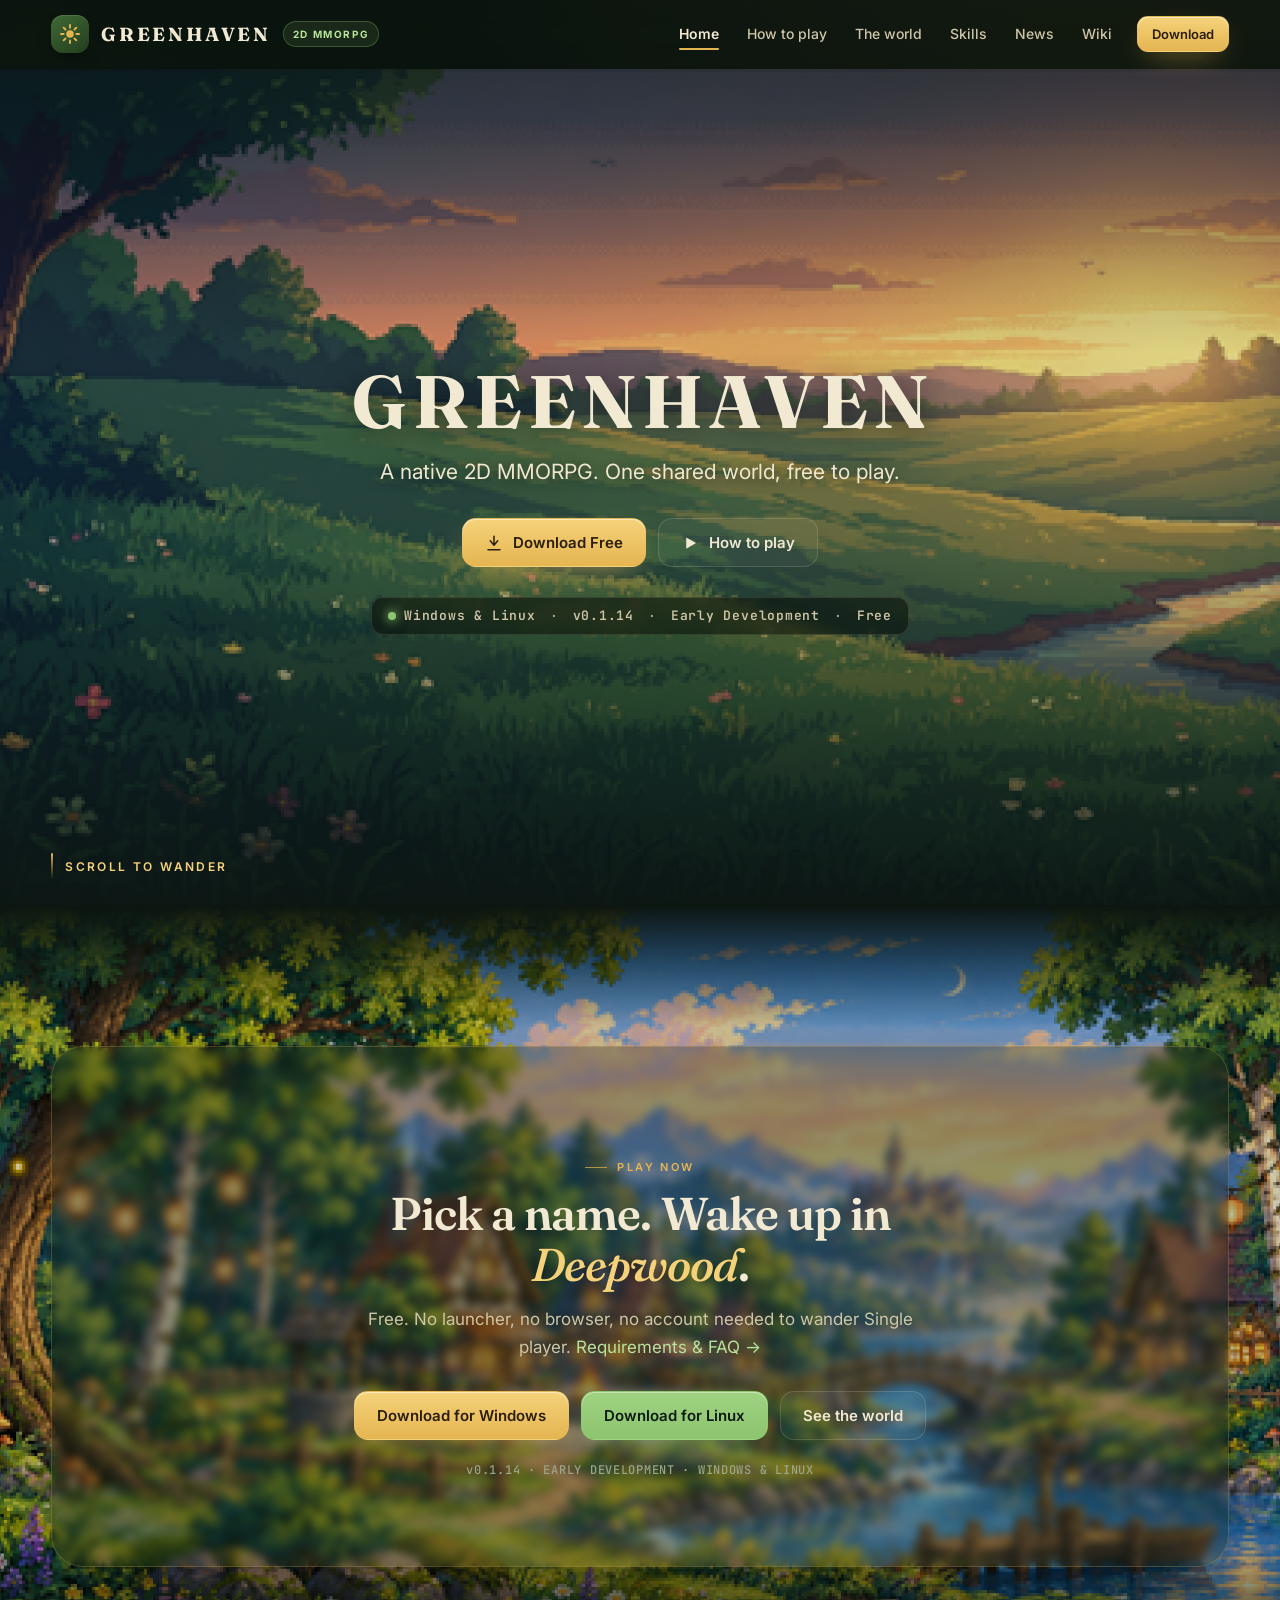
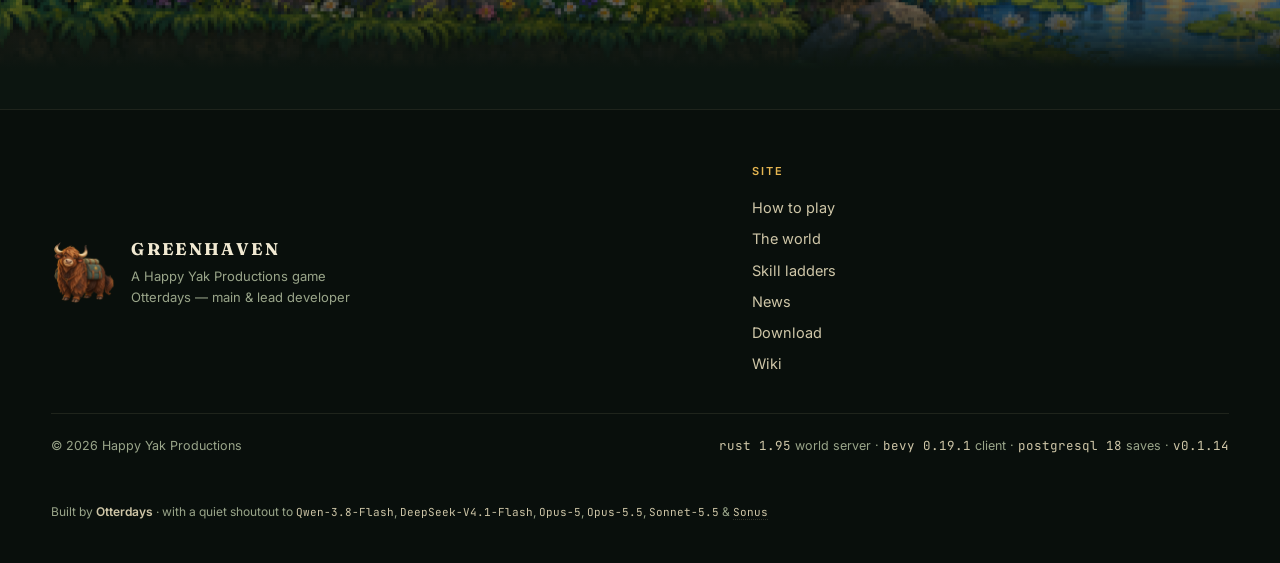
<file: index.html>
<!doctype html>
<html lang="en" class="no-js">
<head>
  <meta charset="UTF-8">
  <meta name="viewport" content="width=device-width, initial-scale=1">
  <title>Greenhaven — a native 2D MMORPG</title>
  <meta name="description" content="Greenhaven is a native 2D MMORPG. Chop, mine, fish and sprint one shared meadow — a Rust world server, a Bevy client, three worlds, and a character that stays.">
  <meta name="theme-color" content="#0c1510">
  <meta property="og:title" content="Greenhaven — a native 2D MMORPG">
  <meta property="og:description" content="Greenhaven is a native 2D MMORPG. Chop, mine, fish and sprint one shared meadow — a Rust world server, a Bevy client, three worlds, and a character that stays.">
  <meta property="og:type" content="website">
  <meta property="og:url" content="https://otterdays.github.io/Greenhaven/">
  <meta property="og:image" content="https://otterdays.github.io/Greenhaven/assets/happy-yak.png">
  <meta name="twitter:card" content="summary_large_image">
  <link rel="icon" type="image/svg+xml" href="assets/favicon.svg">
  <link rel="preload" as="image" href="assets/hero-meadow.png">
  <script>document.documentElement.classList.replace('no-js','js')</script>
  <link rel="stylesheet" href="style.css">
</head>
<body>
  <header class="site" id="header">
    <div class="shell">
      <a class="brand" href="index.html">
        <span class="mark" aria-hidden="true"><svg viewBox="0 0 64 64" fill="none"><circle cx="32" cy="32" r="10" fill="#e5b551"/><g stroke="#e5b551" stroke-width="5" stroke-linecap="round"><path d="M32 8v7M32 49v7M8 32h7M49 32h7"/><path d="M15 15l5 5M44 44l5 5M49 15l-5 5M20 44l-5 5"/></g></svg></span>
        GREENHAVEN <small>2D MMORPG</small>
      </a>
      <button class="nav-toggle" type="button" aria-expanded="false" aria-controls="site-nav">Menu</button>
      <nav class="top" id="site-nav">
        <a href="index.html" aria-current="page">Home</a>
        <a href="play.html">How to play</a>
        <a href="world.html">The world</a>
        <a href="skills.html">Skills</a>
        <a href="news.html">News</a>
        <a href="https://greenhaven-wiki.getlullpod.com/">Wiki</a>
        <a class="btn gold sm" href="download.html">Download</a>
      </nav>
    </div>
  </header>

  <main>
    <section class="hero">
      <div class="motes" aria-hidden="true" id="motes"></div>
      <div class="shell">
        <div class="hero-copy">
          <h1 class="wordmark">Greenhaven</h1>
          <p class="hero-tag">A native 2D MMORPG. One shared world, free to play.</p>
          <div class="actions">
            <a class="btn gold" href="https://www.dropbox.com/scl/fi/25g4soht4o6xegkb9o0wa/GreenhavenSetup-0.1.14.exe?rlkey=ykxdpvf8jsnbzmek4ic28tegk&amp;st=qxoagngr&amp;dl=1" aria-label="Download Greenhaven for Windows, free">
              <svg viewBox="0 0 24 24" fill="none" stroke="currentColor" stroke-width="2" stroke-linecap="round" stroke-linejoin="round" aria-hidden="true"><path d="M12 3v12m0 0 5-6m-5 6-5-6"/><path d="M4 21h16"/></svg>
              Download Free
            </a>
            <a class="btn ghost" href="play.html"><svg viewBox="0 0 24 24" fill="currentColor" aria-hidden="true"><path d="M7 4.5v15l13-7.5z"/></svg> How to play</a>
          </div>
          <p class="monoline"><span><i aria-hidden="true"></i>Windows &amp; Linux</span><span>v0.1.14</span><span>Early Development</span><span>Free</span></p>
        </div>
      </div>
      <div class="hero-foot"><div class="shell">
        <span class="scroll-cue">Scroll to wander</span>
      </div></div>
    </section>

    <section class="sec tight cta-band">
      <div class="shell">
        <div class="cta reveal">
          <div class="fireflies" aria-hidden="true"><i style="--x:10%;--y:40%;--t:9s"></i><i style="--x:25%;--y:75%;--t:11s;--d:-3s;--dx:-40px"></i><i style="--x:50%;--y:15%;--t:8s;--d:-5s"></i><i style="--x:70%;--y:65%;--t:12s;--d:-1s;--dx:50px;--dy:-20px"></i><i style="--x:88%;--y:30%;--t:10s;--d:-7s"></i></div>
          <div class="eyebrow" style="justify-content:center">Play now</div>
          <h2>Pick a name. Wake up in <em>Deepwood</em>.</h2>
          <p>Free. No launcher, no browser, no account needed to wander Single player. <a href="download.html">Requirements &amp; FAQ →</a></p>
          <div class="actions center">
            <a class="btn gold" href="https://www.dropbox.com/scl/fi/25g4soht4o6xegkb9o0wa/GreenhavenSetup-0.1.14.exe?rlkey=ykxdpvf8jsnbzmek4ic28tegk&amp;st=qxoagngr&amp;dl=1">Download for Windows</a>
            <a class="btn moss" href="https://www.dropbox.com/scl/fi/879lr5t2764r40r1vs7pr/Greenhaven-linux-20260917.tar.gz?rlkey=p2utkld8kdhymnxmqbs8xuqi9&amp;st=f24wg89z&amp;dl=1">Download for Linux</a>
            <a class="btn ghost" href="world.html">See the world</a>
          </div>
          <p class="micro">v0.1.14 · EARLY DEVELOPMENT · WINDOWS &amp; LINUX</p>
        </div>
      </div>
    </section>
  </main>

  <footer class="site">
    <div class="shell foot">
      <div class="f-brand">
        <img class="yak" src="assets/happy-yak.png" alt="">
        <div>
          <strong>GREENHAVEN</strong>
          <span>A Happy Yak Productions game<br>Otterdays — main &amp; lead developer</span>
        </div>
      </div>
      <div class="f-col">
        <h4>Site</h4>
        <a href="play.html">How to play</a>
        <a href="world.html">The world</a>
        <a href="skills.html">Skill ladders</a>
        <a href="news.html">News</a>
        <a href="download.html">Download</a>
        <a href="https://greenhaven-wiki.getlullpod.com/">Wiki</a>
      </div>
      <div class="f-meta">
        <span>&copy; <span id="year">2026</span> Happy Yak Productions</span>
        <span><code>rust 1.95</code> world server · <code>bevy 0.19.1</code> client · <code>postgresql 18</code> saves · <code>v0.1.14</code></span>
      </div>
      <div class="f-thanks">
        <span>Built by <strong>Otterdays</strong> · with a quiet shoutout to <code>Qwen-3.8-Flash</code>, <code>DeepSeek-V4.1-Flash</code>, <code>Opus-5</code>, <code>Opus-5.5</code>, <code>Sonnet-5.5</code> &amp; <code title="the sleeper model">Sonus</code></span>
      </div>
    </div>
  </footer>
  <script src="site.js"></script>
</body>
</html>
</file>
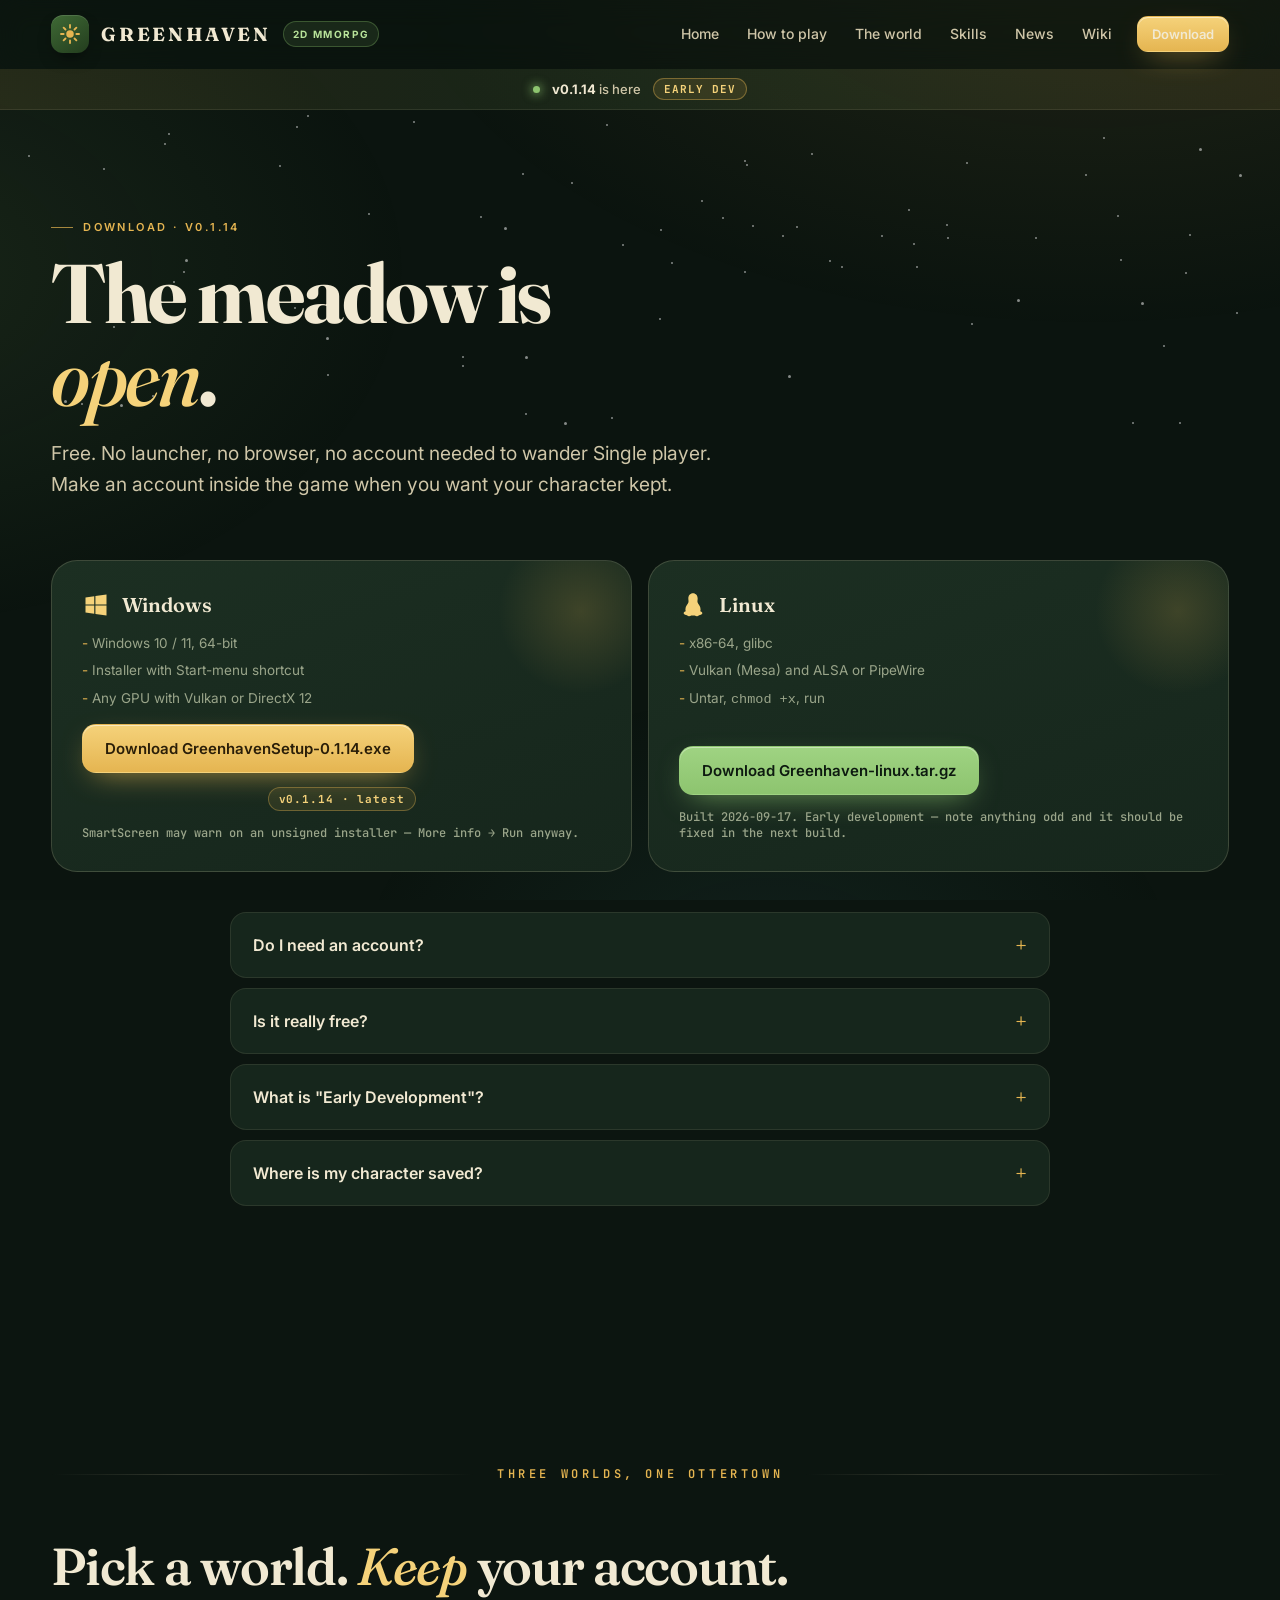
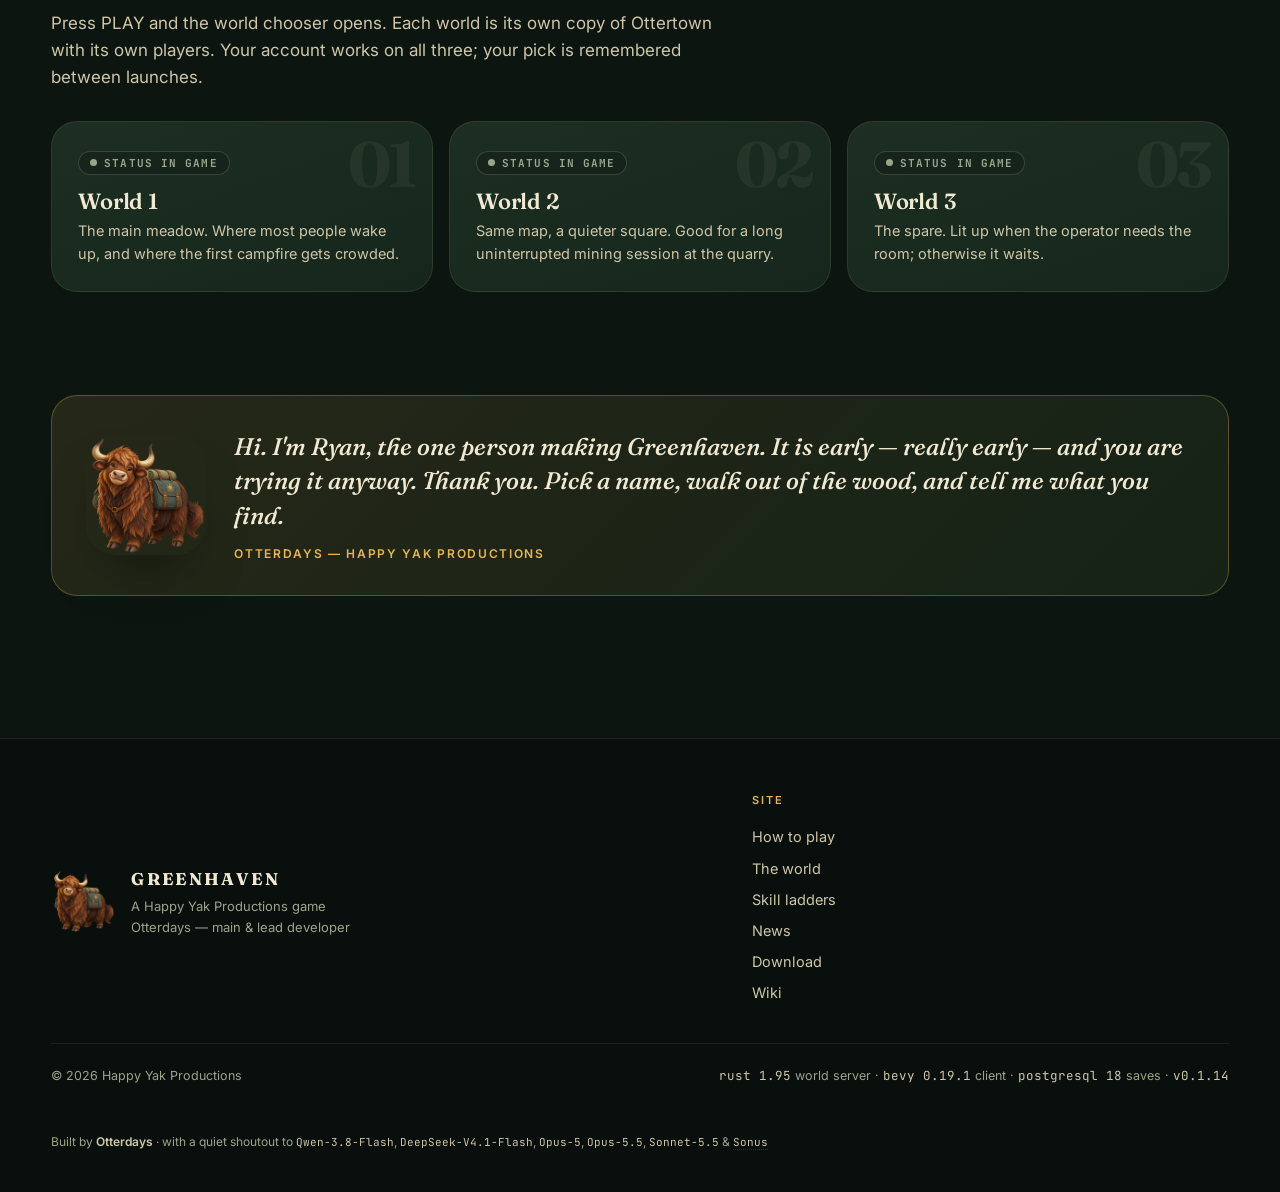
<file: download.html>
<!doctype html>
<html lang="en" class="no-js">
<head>
  <meta charset="UTF-8">
  <meta name="viewport" content="width=device-width, initial-scale=1">
  <title>Download — Greenhaven</title>
  <meta name="description" content="Download Greenhaven for Windows or Linux. Free, native, no launcher.">
  <meta name="theme-color" content="#0c1510">
  <meta property="og:title" content="Download — Greenhaven">
  <meta property="og:description" content="Download Greenhaven for Windows or Linux. Free, native, no launcher.">
  <meta property="og:type" content="website">
  <meta property="og:url" content="https://otterdays.github.io/Greenhaven/download.html">
  <meta property="og:image" content="https://otterdays.github.io/Greenhaven/assets/happy-yak.png">
  <meta name="twitter:card" content="summary_large_image">
  <link rel="icon" type="image/svg+xml" href="assets/favicon.svg">
  <script>document.documentElement.classList.replace('no-js','js')</script>
  <link rel="stylesheet" href="style.css">
</head>
<body>
  <header class="site" id="header">
    <div class="shell">
      <a class="brand" href="index.html">
        <span class="mark" aria-hidden="true"><svg viewBox="0 0 64 64" fill="none"><circle cx="32" cy="32" r="10" fill="#e5b551"/><g stroke="#e5b551" stroke-width="5" stroke-linecap="round"><path d="M32 8v7M32 49v7M8 32h7M49 32h7"/><path d="M15 15l5 5M44 44l5 5M49 15l-5 5M20 44l-5 5"/></g></svg></span>
        GREENHAVEN <small>2D MMORPG</small>
      </a>
      <button class="nav-toggle" type="button" aria-expanded="false" aria-controls="site-nav">Menu</button>
      <nav class="top" id="site-nav">
        <a href="index.html">Home</a>
        <a href="play.html">How to play</a>
        <a href="world.html">The world</a>
        <a href="skills.html">Skills</a>
        <a href="news.html">News</a>
        <a href="https://greenhaven-wiki.getlullpod.com/">Wiki</a>
        <a class="btn gold sm" href="#download" aria-current="page">Download</a>
      </nav>
    </div>
  </header>

  <div class="announce" role="status">
    <span class="dot" aria-hidden="true"></span>
    <span><strong>v0.1.14</strong> is here</span>
    <span class="badge">EARLY DEV</span>
  </div>

  <main>
    <section class="page-head">
      <div class="stars" aria-hidden="true" id="stars"></div>
      <div class="shell">
        <div class="eyebrow">Download · v0.1.14</div>
        <h1>The meadow is<br><em>open</em>.</h1>
        <p class="lede">Free. No launcher, no browser, no account needed to wander Single player. Make an account inside the game when you want your character kept.</p>
      </div>
    </section>

    <section class="sec tight" id="download">
      <div class="shell">
        <div class="dl-grid">
          <article class="dl reveal">
            <div class="os"><svg viewBox="0 0 24 24" fill="currentColor" aria-hidden="true"><path d="M3 5.5 10.5 4.4v7.1H3zm0 13 7.5 1.1v-7.1H3zm8.5 1.3L21 21v-8.5h-9.5zM11.5 4.2 21 3v8.5h-9.5z"/></svg>Windows</div>
            <ul><li>Windows 10 / 11, 64-bit</li><li>Installer with Start-menu shortcut</li><li>Any GPU with Vulkan or DirectX 12</li></ul>
            <a class="btn gold" href="https://www.dropbox.com/scl/fi/25g4soht4o6xegkb9o0wa/GreenhavenSetup-0.1.14.exe?rlkey=ykxdpvf8jsnbzmek4ic28tegk&amp;st=qxoagngr&amp;dl=1">Download GreenhavenSetup-0.1.14.exe</a>
            <span class="vchip">v0.1.14 · latest</span>
            <span class="fine">SmartScreen may warn on an unsigned installer — More info → Run anyway.</span>
          </article>
          <article class="dl reveal" style="--d:.08s">
            <div class="os"><svg viewBox="0 0 24 24" fill="currentColor" aria-hidden="true"><path d="M12 2c-2.5 0-4 2-4 4.5 0 1.3.3 2.2.1 3.2-.4 1.6-2.6 3.3-2.6 6 0 .6.1 1.2.3 1.7-.9.3-1.8.8-1.8 1.6 0 1 1.5 1.5 2.9 1.8.6 1 2.3 1.2 3.6.2.5.1 1 .1 1.5.1s1 0 1.5-.1c1.3 1 3 .8 3.6-.2 1.4-.3 2.9-.8 2.9-1.8 0-.8-.9-1.3-1.8-1.6.2-.5.3-1.1.3-1.7 0-2.7-2.2-4.4-2.6-6-.2-1 .1-1.9.1-3.2C16 4 14.5 2 12 2z"/></svg>Linux</div>
            <ul><li>x86-64, glibc</li><li>Vulkan (Mesa) and ALSA or PipeWire</li><li>Untar, <code>chmod +x</code>, run</li></ul>
            <a class="btn moss" href="https://www.dropbox.com/scl/fi/879lr5t2764r40r1vs7pr/Greenhaven-linux-20260917.tar.gz?rlkey=p2utkld8kdhymnxmqbs8xuqi9&amp;st=f24wg89z&amp;dl=1">Download Greenhaven-linux.tar.gz</a>
            <span class="fine">Built 2026-09-17. Early development — note anything odd and it should be fixed in the next build.</span>
          </article>
        </div>

        <div class="faq reveal" style="margin-top:40px">
          <details><summary>Do I need an account?</summary><div class="a">Not to wander. Single player walks the map with no server and nothing on the wire. To keep a character across visits and worlds, create an account from the log-in screen inside the game.</div></details>
          <details><summary>Is it really free?</summary><div class="a">Yes. No payment, no premium anything — every coin and crystal in the game is earned in the game.</div></details>
          <details><summary>What is "Early Development"?</summary><div class="a">One developer, one meadow, four skills to 99 — and fighting has just started to be real: hostile mobs attack, damage is decided by the server, and monsters drop loot. Things change between versions and occasionally break. The world server is authoritative, so nothing you do can corrupt someone else's character.</div></details>
          <details><summary>Where is my character saved?</summary><div class="a">On the world server, in PostgreSQL, keyed to your account. Positions flush every five seconds and when you leave; XP and inventory are written when they change.</div></details>
        </div>
      </div>
    </section>

    <!-- ============ worlds ============ -->
    <section class="sec" id="worlds">
      <div class="shell">
        <div class="chapter" aria-hidden="true"><span>Three worlds, one Ottertown</span></div>
        <div class="sec-head reveal" style="margin-bottom:30px">
          <h2 class="sec-title">Pick a world. <em>Keep</em> your account.</h2>
          <p class="sec-sub">Press PLAY and the world chooser opens. Each world is its own copy of Ottertown with its own players. Your account works on all three; your pick is remembered between launches.</p>
        </div>
        <div class="worlds">
          <article class="world reveal" data-world="1"><span class="n" aria-hidden="true">01</span><span class="live-pill" data-state="unknown"><i aria-hidden="true"></i><b>Checking…</b></span><h3>World 1</h3><p>The main meadow. Where most people wake up, and where the first campfire gets crowded.</p></article>
          <article class="world reveal" data-world="2" style="--d:.08s"><span class="n" aria-hidden="true">02</span><span class="live-pill" data-state="unknown"><i aria-hidden="true"></i><b>Checking…</b></span><h3>World 2</h3><p>Same map, a quieter square. Good for a long uninterrupted mining session at the quarry.</p></article>
          <article class="world reveal" data-world="3" style="--d:.16s"><span class="n" aria-hidden="true">03</span><span class="live-pill" data-state="unknown"><i aria-hidden="true"></i><b>Checking…</b></span><h3>World 3</h3><p>The spare. Lit up when the operator needs the room; otherwise it waits.</p></article>
        </div>
      </div>
    </section>

    <!-- ============ dev note ============ -->
    <section class="sec tight">
      <div class="shell">
        <div class="note-card reveal">
          <img src="assets/happy-yak.png" alt="Happy Yak Productions mascot — a highland yak with a green travel pack">
          <div>
            <blockquote>Hi. I'm Ryan, the one person making Greenhaven. It is early — really early — and you are trying it anyway. Thank you. Pick a name, walk out of the wood, and tell me what you find.</blockquote>
            <cite>Otterdays — Happy Yak Productions</cite>
          </div>
        </div>
      </div>
    </section>
  </main>


  <footer class="site">
    <div class="shell foot">
      <div class="f-brand">
        <img class="yak" src="assets/happy-yak.png" alt="">
        <div>
          <strong>GREENHAVEN</strong>
          <span>A Happy Yak Productions game<br>Otterdays — main &amp; lead developer</span>
        </div>
      </div>
      <div class="f-col">
        <h4>Site</h4>
        <a href="play.html">How to play</a>
        <a href="world.html">The world</a>
        <a href="skills.html">Skill ladders</a>
        <a href="news.html">News</a>
        <a href="download.html">Download</a>
        <a href="https://greenhaven-wiki.getlullpod.com/">Wiki</a>
      </div>
      <div class="f-meta">
        <span>&copy; <span id="year">2026</span> Happy Yak Productions</span>
        <span><code>rust 1.95</code> world server · <code>bevy 0.19.1</code> client · <code>postgresql 18</code> saves · <code>v0.1.14</code></span>
      </div>
      <div class="f-thanks">
        <span>Built by <strong>Otterdays</strong> · with a quiet shoutout to <code>Qwen-3.8-Flash</code>, <code>DeepSeek-V4.1-Flash</code>, <code>Opus-5</code>, <code>Opus-5.5</code>, <code>Sonnet-5.5</code> &amp; <code title="the sleeper model">Sonus</code></span>
      </div>
    </div>
  </footer>
  <script src="site.js"></script>
</body>
</html>
</file>
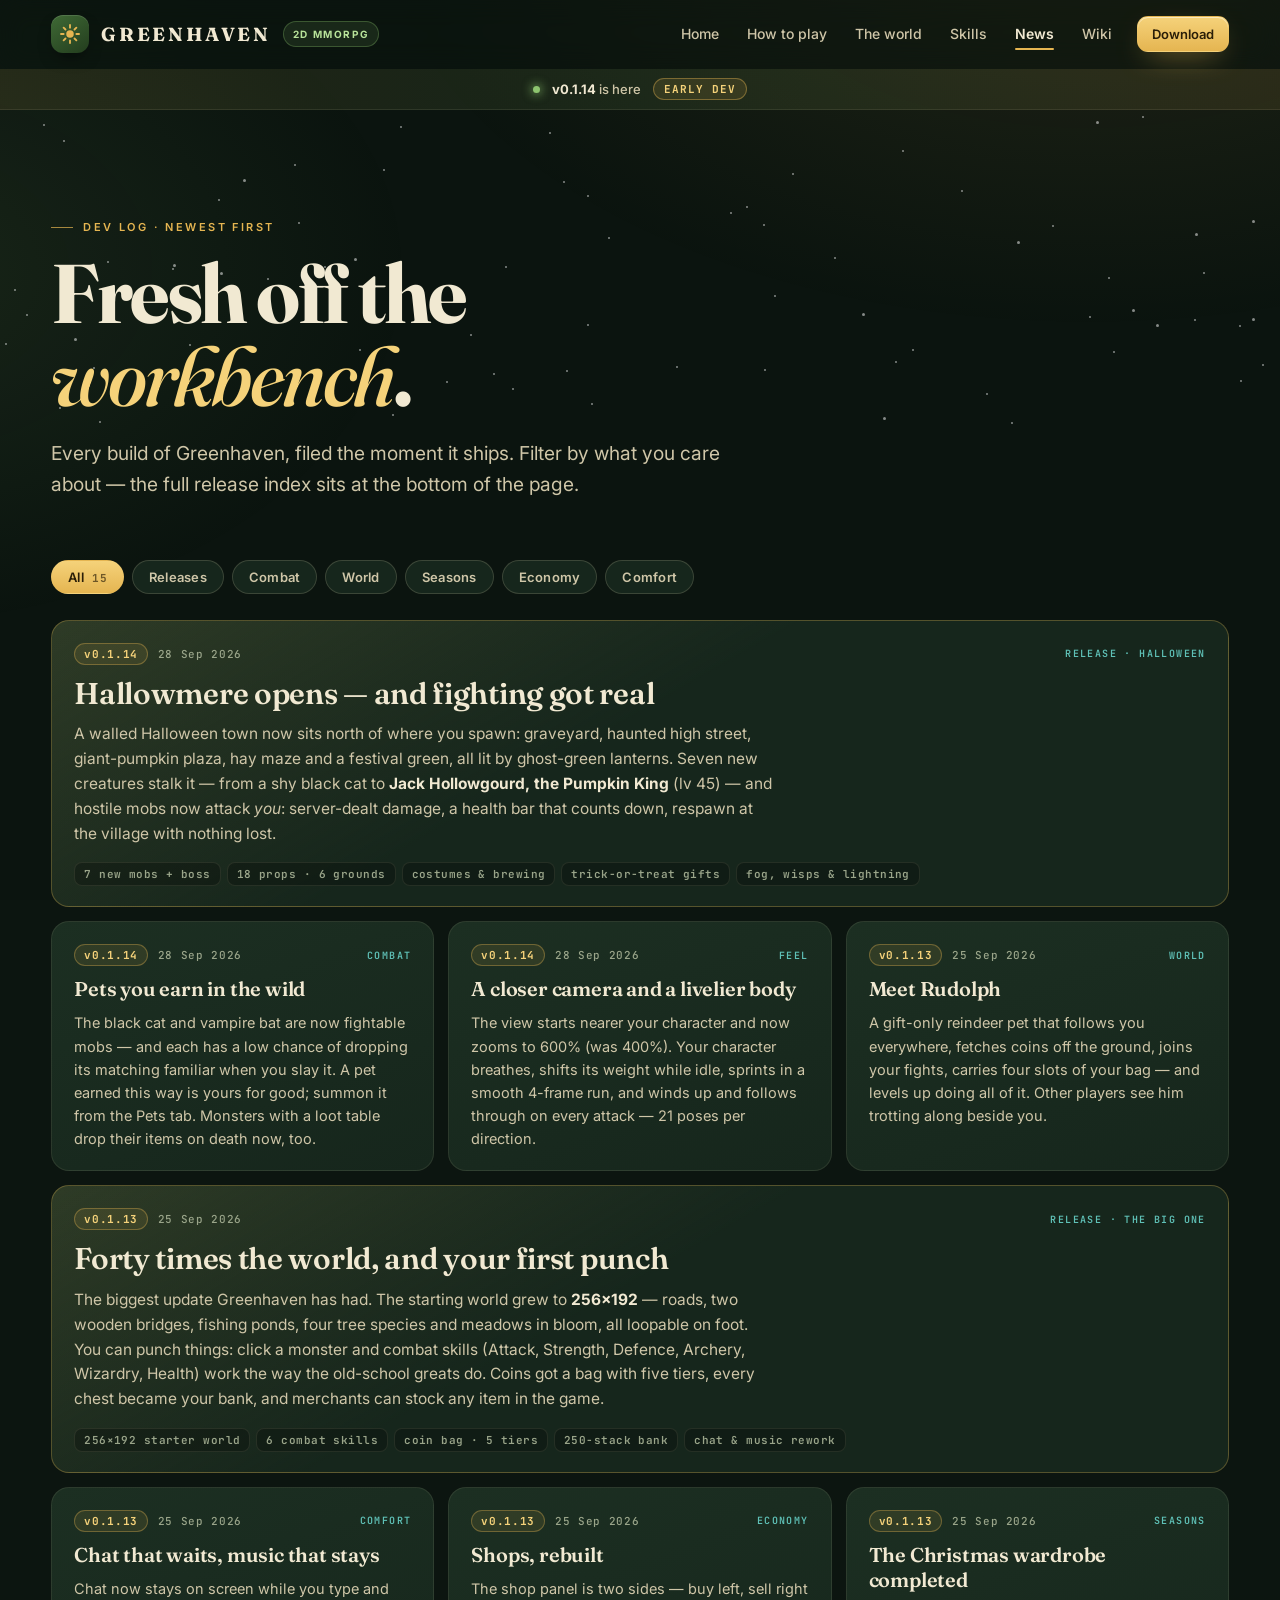
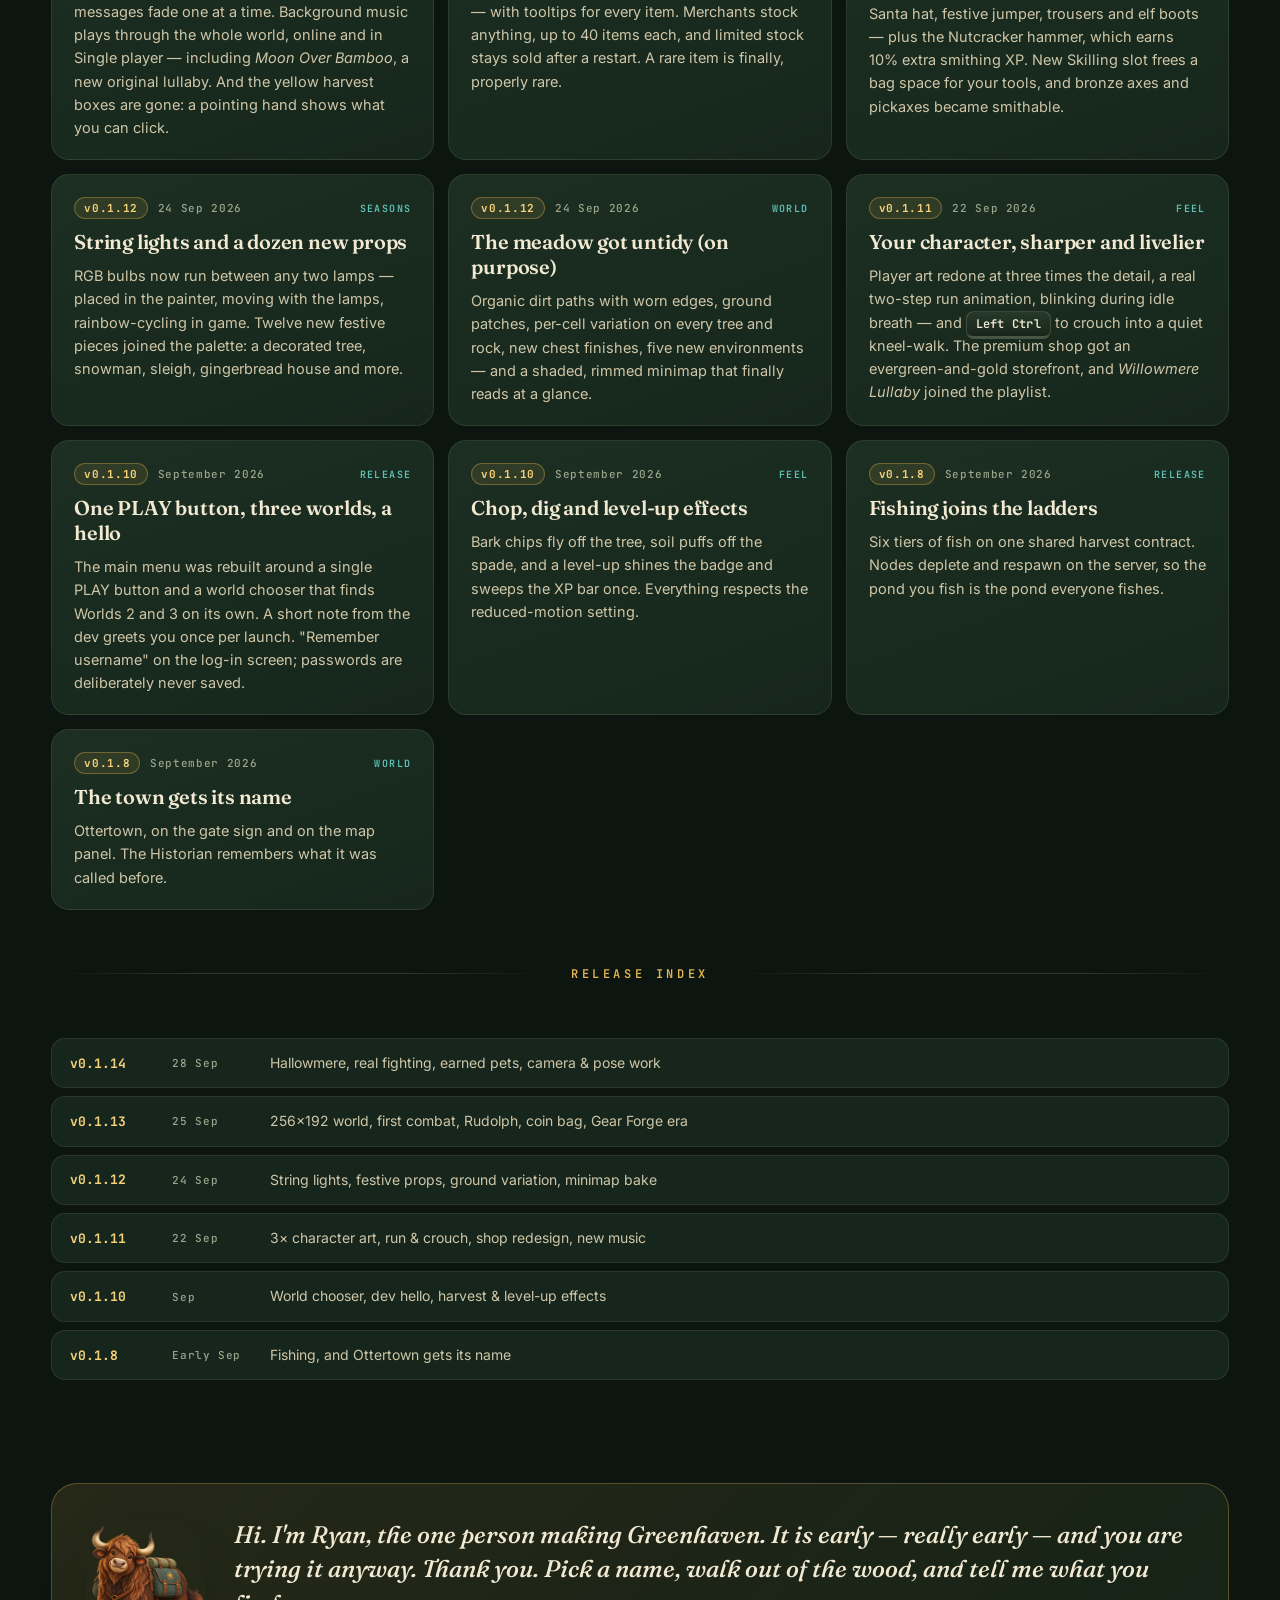
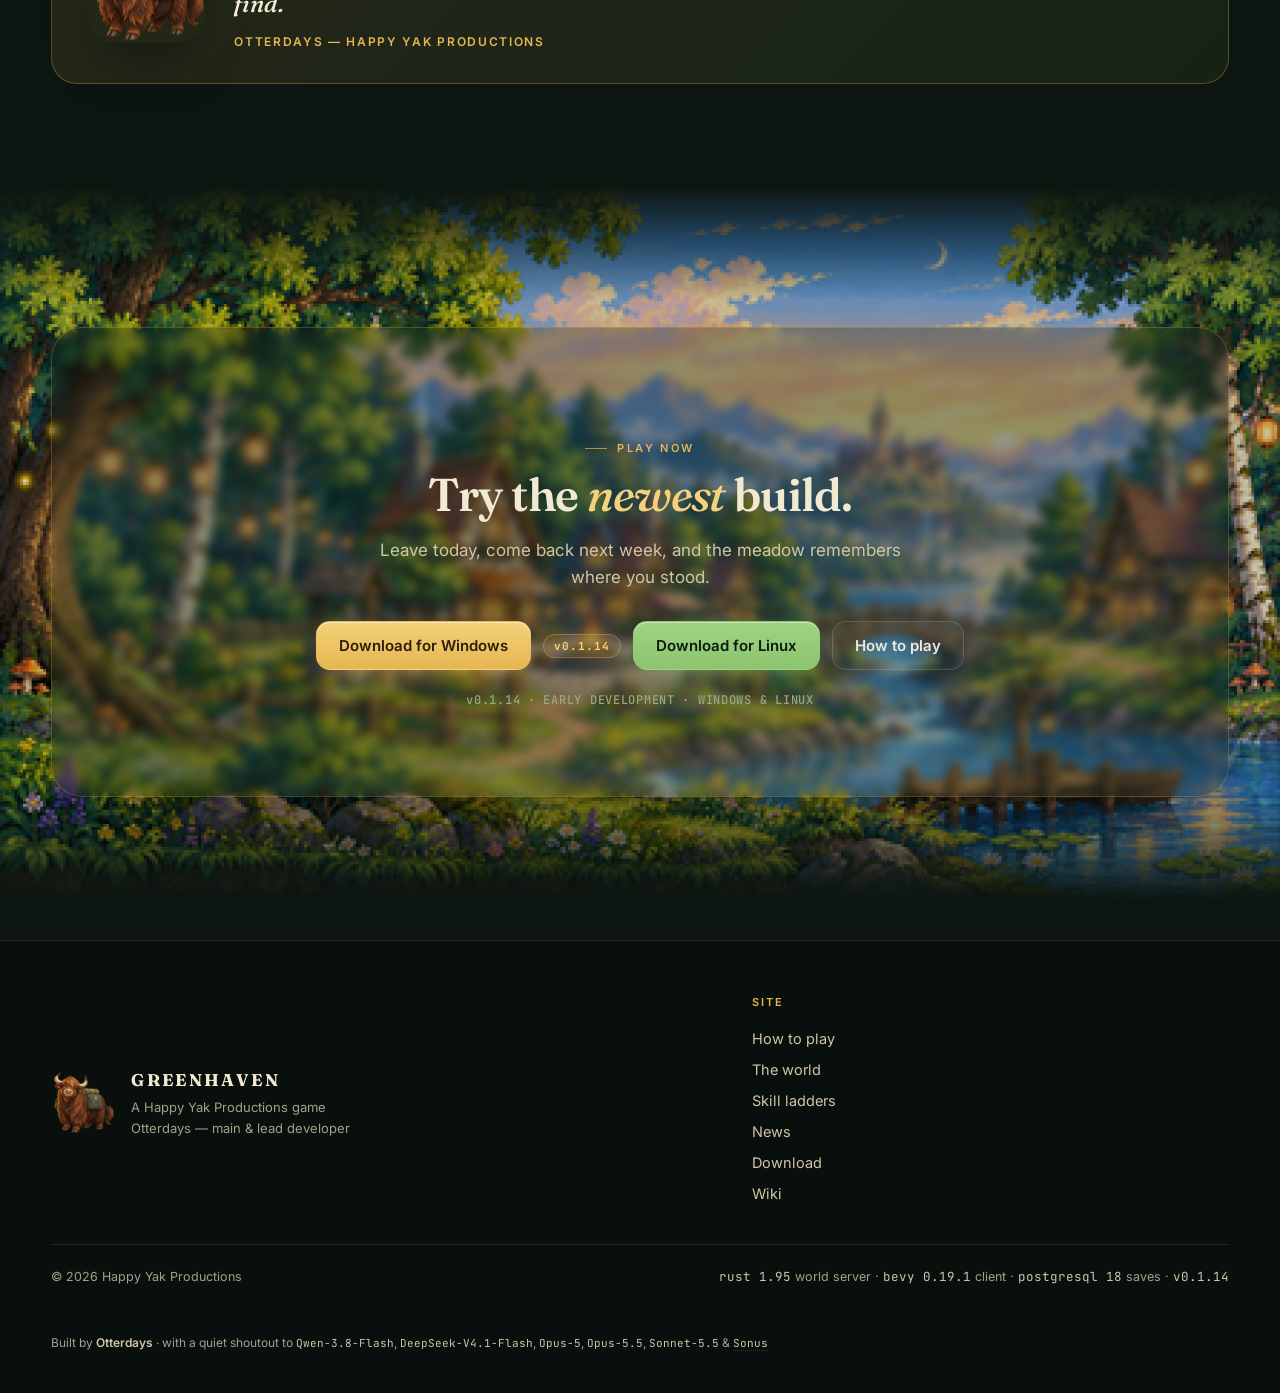
<file: news.html>
<!doctype html>
<html lang="en" class="no-js">
<head>
  <meta charset="UTF-8">
  <meta name="viewport" content="width=device-width, initial-scale=1">
  <title>News — Greenhaven</title>
  <meta name="description" content="Everything new in Greenhaven, the native 2D MMORPG: builds, features and world changes, newest first.">
  <meta name="theme-color" content="#0c1510">
  <meta property="og:title" content="News — Greenhaven">
  <meta property="og:description" content="Everything new in Greenhaven, the native 2D MMORPG: builds, features and world changes, newest first.">
  <meta property="og:type" content="website">
  <meta property="og:image" content="assets/happy-yak.png">
  <meta name="twitter:card" content="summary_large_image">
  <link rel="icon" type="image/svg+xml" href="assets/favicon.svg">
  <script>document.documentElement.classList.replace('no-js','js')</script>
  <link rel="stylesheet" href="style.css">
</head>
<body>
  <header class="site" id="header">
    <div class="shell">
      <a class="brand" href="index.html">
        <span class="mark" aria-hidden="true"><svg viewBox="0 0 64 64" fill="none"><circle cx="32" cy="32" r="10" fill="#e5b551"/><g stroke="#e5b551" stroke-width="5" stroke-linecap="round"><path d="M32 8v7M32 49v7M8 32h7M49 32h7"/><path d="M15 15l5 5M44 44l5 5M49 15l-5 5M20 44l-5 5"/></g></svg></span>
        GREENHAVEN <small>2D MMORPG</small>
      </a>
      <button class="nav-toggle" type="button" aria-expanded="false" aria-controls="site-nav">Menu</button>
      <nav class="top" id="site-nav">
        <a href="index.html">Home</a>
        <a href="play.html">How to play</a>
        <a href="world.html">The world</a>
        <a href="skills.html">Skills</a>
        <a href="news.html" aria-current="page">News</a>
        <a href="https://greenhaven-wiki.getlullpod.com/">Wiki</a>
        <a class="btn gold sm" href="download.html">Download</a>
      </nav>
    </div>
  </header>

  <div class="announce" role="status">
    <span class="dot" aria-hidden="true"></span>
    <span><strong>v0.1.14</strong> is here</span>
    <span class="badge">EARLY DEV</span>
  </div>

  <main>
    <section class="page-head">
      <div class="stars" aria-hidden="true" id="stars"></div>
      <div class="shell">
        <div class="eyebrow">Dev log · newest first</div>
        <h1>Fresh off the<br><em>workbench</em>.</h1>
        <p class="lede">Every build of Greenhaven, filed the moment it ships. Filter by what you care about — the full release index sits at the bottom of the page.</p>
      </div>
    </section>

    <section class="sec tight">
      <div class="shell">

        <!-- ===== filter bar ===== -->
        <div class="news-bar" role="group" aria-label="Filter news by topic">
          <button class="fchip on" data-filter="all" aria-pressed="true">All <b>15</b></button>
          <button class="fchip" data-filter="release" aria-pressed="false">Releases</button>
          <button class="fchip" data-filter="combat" aria-pressed="false">Combat</button>
          <button class="fchip" data-filter="world" aria-pressed="false">World</button>
          <button class="fchip" data-filter="seasons" aria-pressed="false">Seasons</button>
          <button class="fchip" data-filter="economy" aria-pressed="false">Economy</button>
          <button class="fchip" data-filter="comfort" aria-pressed="false">Comfort</button>
        </div>

        <!-- ===== card grid ===== -->
        <div class="news-grid" id="news-grid">

          <article class="ncard featured reveal" data-cat="release combat seasons" data-ver="0.1.14">
            <div class="meta"><span class="vtag">v0.1.14</span><time>28 Sep 2026</time><span class="cat">Release · Halloween</span></div>
            <h2>Hallowmere opens — and fighting got real</h2>
            <p>A walled Halloween town now sits north of where you spawn: graveyard, haunted high street, giant-pumpkin plaza, hay maze and a festival green, all lit by ghost-green lanterns. Seven new creatures stalk it — from a shy black cat to <strong>Jack Hollowgourd, the Pumpkin King</strong> (lv 45) — and hostile mobs now attack <em>you</em>: server-dealt damage, a health bar that counts down, respawn at the village with nothing lost.</p>
            <div class="nstats"><span>7 new mobs + boss</span><span>18 props · 6 grounds</span><span>costumes &amp; brewing</span><span>trick-or-treat gifts</span><span>fog, wisps &amp; lightning</span></div>
          </article>

          <article class="ncard reveal" data-cat="combat" data-ver="0.1.14">
            <div class="meta"><span class="vtag">v0.1.14</span><time>28 Sep 2026</time><span class="cat">Combat</span></div>
            <h3>Pets you earn in the wild</h3>
            <p>The black cat and vampire bat are now fightable mobs — and each has a low chance of dropping its matching familiar when you slay it. A pet earned this way is yours for good; summon it from the Pets tab. Monsters with a loot table drop their items on death now, too.</p>
          </article>

          <article class="ncard reveal" data-cat="comfort" data-ver="0.1.14">
            <div class="meta"><span class="vtag">v0.1.14</span><time>28 Sep 2026</time><span class="cat">Feel</span></div>
            <h3>A closer camera and a livelier body</h3>
            <p>The view starts nearer your character and now zooms to 600% (was 400%). Your character breathes, shifts its weight while idle, sprints in a smooth 4-frame run, and winds up and follows through on every attack — 21 poses per direction.</p>
          </article>

          <article class="ncard featured reveal" data-cat="release combat economy world" data-ver="0.1.13">
            <div class="meta"><span class="vtag">v0.1.13</span><time>25 Sep 2026</time><span class="cat">Release · The big one</span></div>
            <h2>Forty times the world, and your first punch</h2>
            <p>The biggest update Greenhaven has had. The starting world grew to <strong>256×192</strong> — roads, two wooden bridges, fishing ponds, four tree species and meadows in bloom, all loopable on foot. You can punch things: click a monster and combat skills (Attack, Strength, Defence, Archery, Wizardry, Health) work the way the old-school greats do. Coins got a bag with five tiers, every chest became your bank, and merchants can stock any item in the game.</p>
            <div class="nstats"><span>256×192 starter world</span><span>6 combat skills</span><span>coin bag · 5 tiers</span><span>250-stack bank</span><span>chat &amp; music rework</span></div>
          </article>

          <article class="ncard reveal" data-cat="world comfort" data-ver="0.1.13">
            <div class="meta"><span class="vtag">v0.1.13</span><time>25 Sep 2026</time><span class="cat">World</span></div>
            <h3>Meet Rudolph</h3>
            <p>A gift-only reindeer pet that follows you everywhere, fetches coins off the ground, joins your fights, carries four slots of your bag — and levels up doing all of it. Other players see him trotting along beside you.</p>
          </article>

          <article class="ncard reveal" data-cat="comfort" data-ver="0.1.13">
            <div class="meta"><span class="vtag">v0.1.13</span><time>25 Sep 2026</time><span class="cat">Comfort</span></div>
            <h3>Chat that waits, music that stays</h3>
            <p>Chat now stays on screen while you type and messages fade one at a time. Background music plays through the whole world, online and in Single player — including <em>Moon Over Bamboo</em>, a new original lullaby. And the yellow harvest boxes are gone: a pointing hand shows what you can click.</p>
          </article>

          <article class="ncard reveal" data-cat="economy" data-ver="0.1.13">
            <div class="meta"><span class="vtag">v0.1.13</span><time>25 Sep 2026</time><span class="cat">Economy</span></div>
            <h3>Shops, rebuilt</h3>
            <p>The shop panel is two sides — buy left, sell right — with tooltips for every item. Merchants stock anything, up to 40 items each, and limited stock stays sold after a restart. A rare item is finally, properly rare.</p>
          </article>

          <article class="ncard reveal" data-cat="seasons" data-ver="0.1.13">
            <div class="meta"><span class="vtag">v0.1.13</span><time>25 Sep 2026</time><span class="cat">Seasons</span></div>
            <h3>The Christmas wardrobe completed</h3>
            <p>Santa hat, festive jumper, trousers and elf boots — plus the Nutcracker hammer, which earns 10% extra smithing XP. New Skilling slot frees a bag space for your tools, and bronze axes and pickaxes became smithable.</p>
          </article>

          <article class="ncard reveal" data-cat="seasons world" data-ver="0.1.12">
            <div class="meta"><span class="vtag">v0.1.12</span><time>24 Sep 2026</time><span class="cat">Seasons</span></div>
            <h3>String lights and a dozen new props</h3>
            <p>RGB bulbs now run between any two lamps — placed in the painter, moving with the lamps, rainbow-cycling in game. Twelve new festive pieces joined the palette: a decorated tree, snowman, sleigh, gingerbread house and more.</p>
          </article>

          <article class="ncard reveal" data-cat="world" data-ver="0.1.12">
            <div class="meta"><span class="vtag">v0.1.12</span><time>24 Sep 2026</time><span class="cat">World</span></div>
            <h3>The meadow got untidy (on purpose)</h3>
            <p>Organic dirt paths with worn edges, ground patches, per-cell variation on every tree and rock, new chest finishes, five new environments — and a shaded, rimmed minimap that finally reads at a glance.</p>
          </article>

          <article class="ncard reveal" data-cat="comfort" data-ver="0.1.11">
            <div class="meta"><span class="vtag">v0.1.11</span><time>22 Sep 2026</time><span class="cat">Feel</span></div>
            <h3>Your character, sharper and livelier</h3>
            <p>Player art redone at three times the detail, a real two-step run animation, blinking during idle breath — and <kbd>Left Ctrl</kbd> to crouch into a quiet kneel-walk. The premium shop got an evergreen-and-gold storefront, and <em>Willowmere Lullaby</em> joined the playlist.</p>
          </article>

          <article class="ncard reveal" data-cat="release comfort" data-ver="0.1.10">
            <div class="meta"><span class="vtag">v0.1.10</span><time>September 2026</time><span class="cat">Release</span></div>
            <h3>One PLAY button, three worlds, a hello</h3>
            <p>The main menu was rebuilt around a single PLAY button and a world chooser that finds Worlds 2 and 3 on its own. A short note from the dev greets you once per launch. "Remember username" on the log-in screen; passwords are deliberately never saved.</p>
          </article>

          <article class="ncard reveal" data-cat="comfort" data-ver="0.1.10">
            <div class="meta"><span class="vtag">v0.1.10</span><time>September 2026</time><span class="cat">Feel</span></div>
            <h3>Chop, dig and level-up effects</h3>
            <p>Bark chips fly off the tree, soil puffs off the spade, and a level-up shines the badge and sweeps the XP bar once. Everything respects the reduced-motion setting.</p>
          </article>

          <article class="ncard reveal" data-cat="release" data-ver="0.1.8">
            <div class="meta"><span class="vtag">v0.1.8</span><time>September 2026</time><span class="cat">Release</span></div>
            <h3>Fishing joins the ladders</h3>
            <p>Six tiers of fish on one shared harvest contract. Nodes deplete and respawn on the server, so the pond you fish is the pond everyone fishes.</p>
          </article>

          <article class="ncard reveal" data-cat="world" data-ver="0.1.8">
            <div class="meta"><span class="vtag">v0.1.8</span><time>September 2026</time><span class="cat">World</span></div>
            <h3>The town gets its name</h3>
            <p>Ottertown, on the gate sign and on the map panel. The Historian remembers what it was called before.</p>
          </article>

        </div>

        <!-- ===== release index ===== -->
        <div class="chapter reveal" style="margin-top:56px"><span>Release index</span></div>
        <div class="verlist reveal">
          <a class="ver" href="#" data-jump="0.1.14"><b>v0.1.14</b><time>28 Sep</time><span>Hallowmere, real fighting, earned pets, camera &amp; pose work</span></a>
          <a class="ver" href="#" data-jump="0.1.13"><b>v0.1.13</b><time>25 Sep</time><span>256×192 world, first combat, Rudolph, coin bag, Gear Forge era</span></a>
          <a class="ver" href="#" data-jump="0.1.12"><b>v0.1.12</b><time>24 Sep</time><span>String lights, festive props, ground variation, minimap bake</span></a>
          <a class="ver" href="#" data-jump="0.1.11"><b>v0.1.11</b><time>22 Sep</time><span>3× character art, run &amp; crouch, shop redesign, new music</span></a>
          <a class="ver" href="#" data-jump="0.1.10"><b>v0.1.10</b><time>Sep</time><span>World chooser, dev hello, harvest &amp; level-up effects</span></a>
          <a class="ver" href="#" data-jump="0.1.8"><b>v0.1.8</b><time>Early Sep</time><span>Fishing, and Ottertown gets its name</span></a>
        </div>

      </div>
    </section>

    <!-- ============ dev note ============ -->
    <section class="sec tight">
      <div class="shell">
        <div class="note-card reveal">
          <img src="assets/happy-yak.png" alt="Happy Yak Productions mascot — a highland yak with a green travel pack">
          <div>
            <blockquote>Hi. I'm Ryan, the one person making Greenhaven. It is early — really early — and you are trying it anyway. Thank you. Pick a name, walk out of the wood, and tell me what you find.</blockquote>
            <cite>Otterdays — Happy Yak Productions</cite>
          </div>
        </div>
      </div>
    </section>

    <section class="sec tight cta-band">
      <div class="shell">
        <div class="cta reveal">
          <div class="fireflies" aria-hidden="true"><i style="--x:10%;--y:40%;--t:9s"></i><i style="--x:25%;--y:75%;--t:11s;--d:-3s;--dx:-40px"></i><i style="--x:50%;--y:15%;--t:8s;--d:-5s"></i><i style="--x:70%;--y:65%;--t:12s;--d:-1s;--dx:50px;--dy:-20px"></i><i style="--x:88%;--y:30%;--t:10s;--d:-7s"></i></div>
          <div class="eyebrow" style="justify-content:center">Play now</div>
          <h2>Try the <em>newest</em> build.</h2>
          <p>Leave today, come back next week, and the meadow remembers where you stood.</p>
          <div class="actions center">
            <a class="btn gold" href="https://www.dropbox.com/scl/fi/25g4soht4o6xegkb9o0wa/GreenhavenSetup-0.1.14.exe?rlkey=ykxdpvf8jsnbzmek4ic28tegk&amp;st=qxoagngr&amp;dl=1">Download for Windows</a>
            <span class="vchip">v0.1.14</span>
            <a class="btn moss" href="https://www.dropbox.com/scl/fi/879lr5t2764r40r1vs7pr/Greenhaven-linux-20260917.tar.gz?rlkey=p2utkld8kdhymnxmqbs8xuqi9&amp;st=f24wg89z&amp;dl=1">Download for Linux</a>
            <a class="btn ghost" href="play.html">How to play</a>
          </div>
          <p class="micro">v0.1.14 · EARLY DEVELOPMENT · WINDOWS &amp; LINUX</p>
        </div>
      </div>
    </section>
  </main>


  <footer class="site">
    <div class="shell foot">
      <div class="f-brand">
        <img class="yak" src="assets/happy-yak.png" alt="">
        <div>
          <strong>GREENHAVEN</strong>
          <span>A Happy Yak Productions game<br>Otterdays — main &amp; lead developer</span>
        </div>
      </div>
      <div class="f-col">
        <h4>Site</h4>
        <a href="play.html">How to play</a>
        <a href="world.html">The world</a>
        <a href="skills.html">Skill ladders</a>
        <a href="news.html">News</a>
        <a href="download.html">Download</a>
        <a href="https://greenhaven-wiki.getlullpod.com/">Wiki</a>
      </div>
      <div class="f-meta">
        <span>&copy; <span id="year">2026</span> Happy Yak Productions</span>
        <span><code>rust 1.95</code> world server · <code>bevy 0.19.1</code> client · <code>postgresql 18</code> saves · <code>v0.1.14</code></span>
      </div>
      <div class="f-thanks">
        <span>Built by <strong>Otterdays</strong> · with a quiet shoutout to <code>Qwen-3.8-Flash</code>, <code>DeepSeek-V4.1-Flash</code>, <code>Opus-5</code>, <code>Opus-5.5</code>, <code>Sonnet-5.5</code> &amp; <code title="the sleeper model">Sonus</code></span>
      </div>
    </div>
  </footer>
  <script src="site.js"></script>
</body>
</html>
</file>
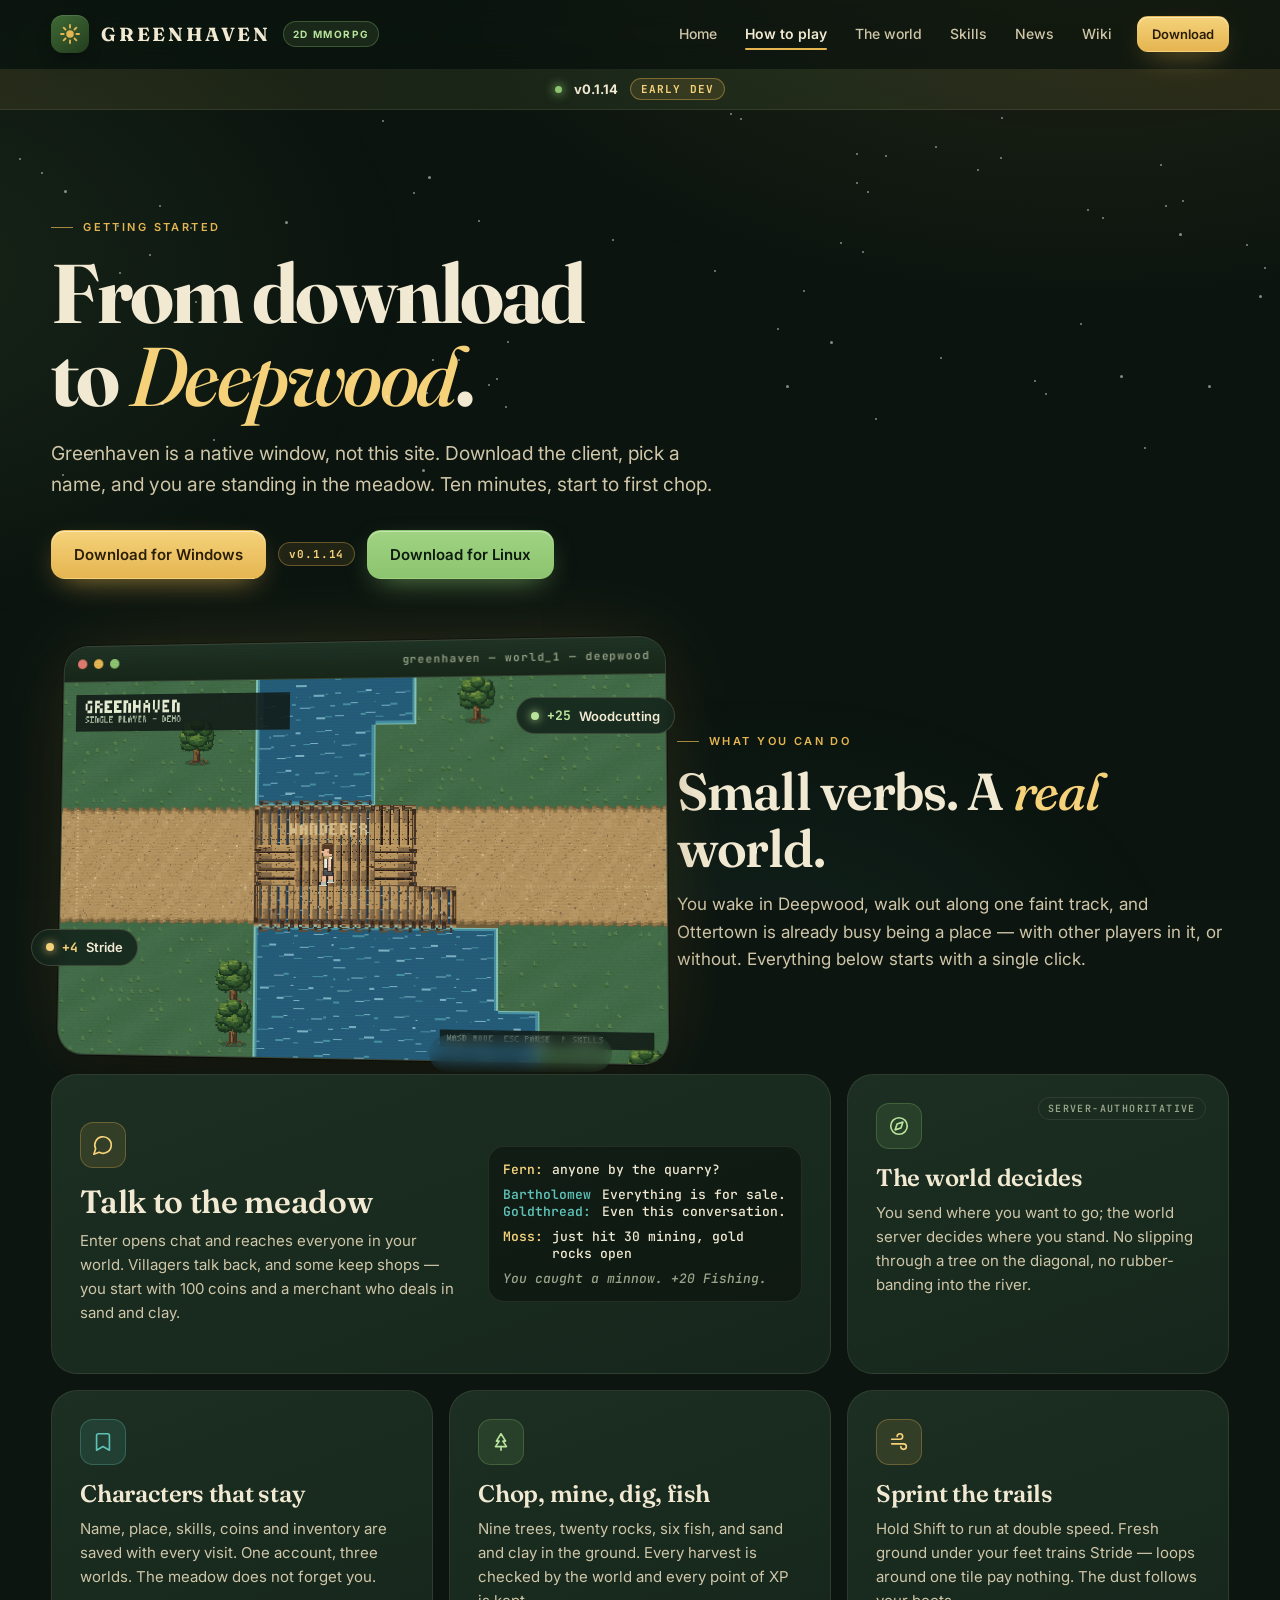
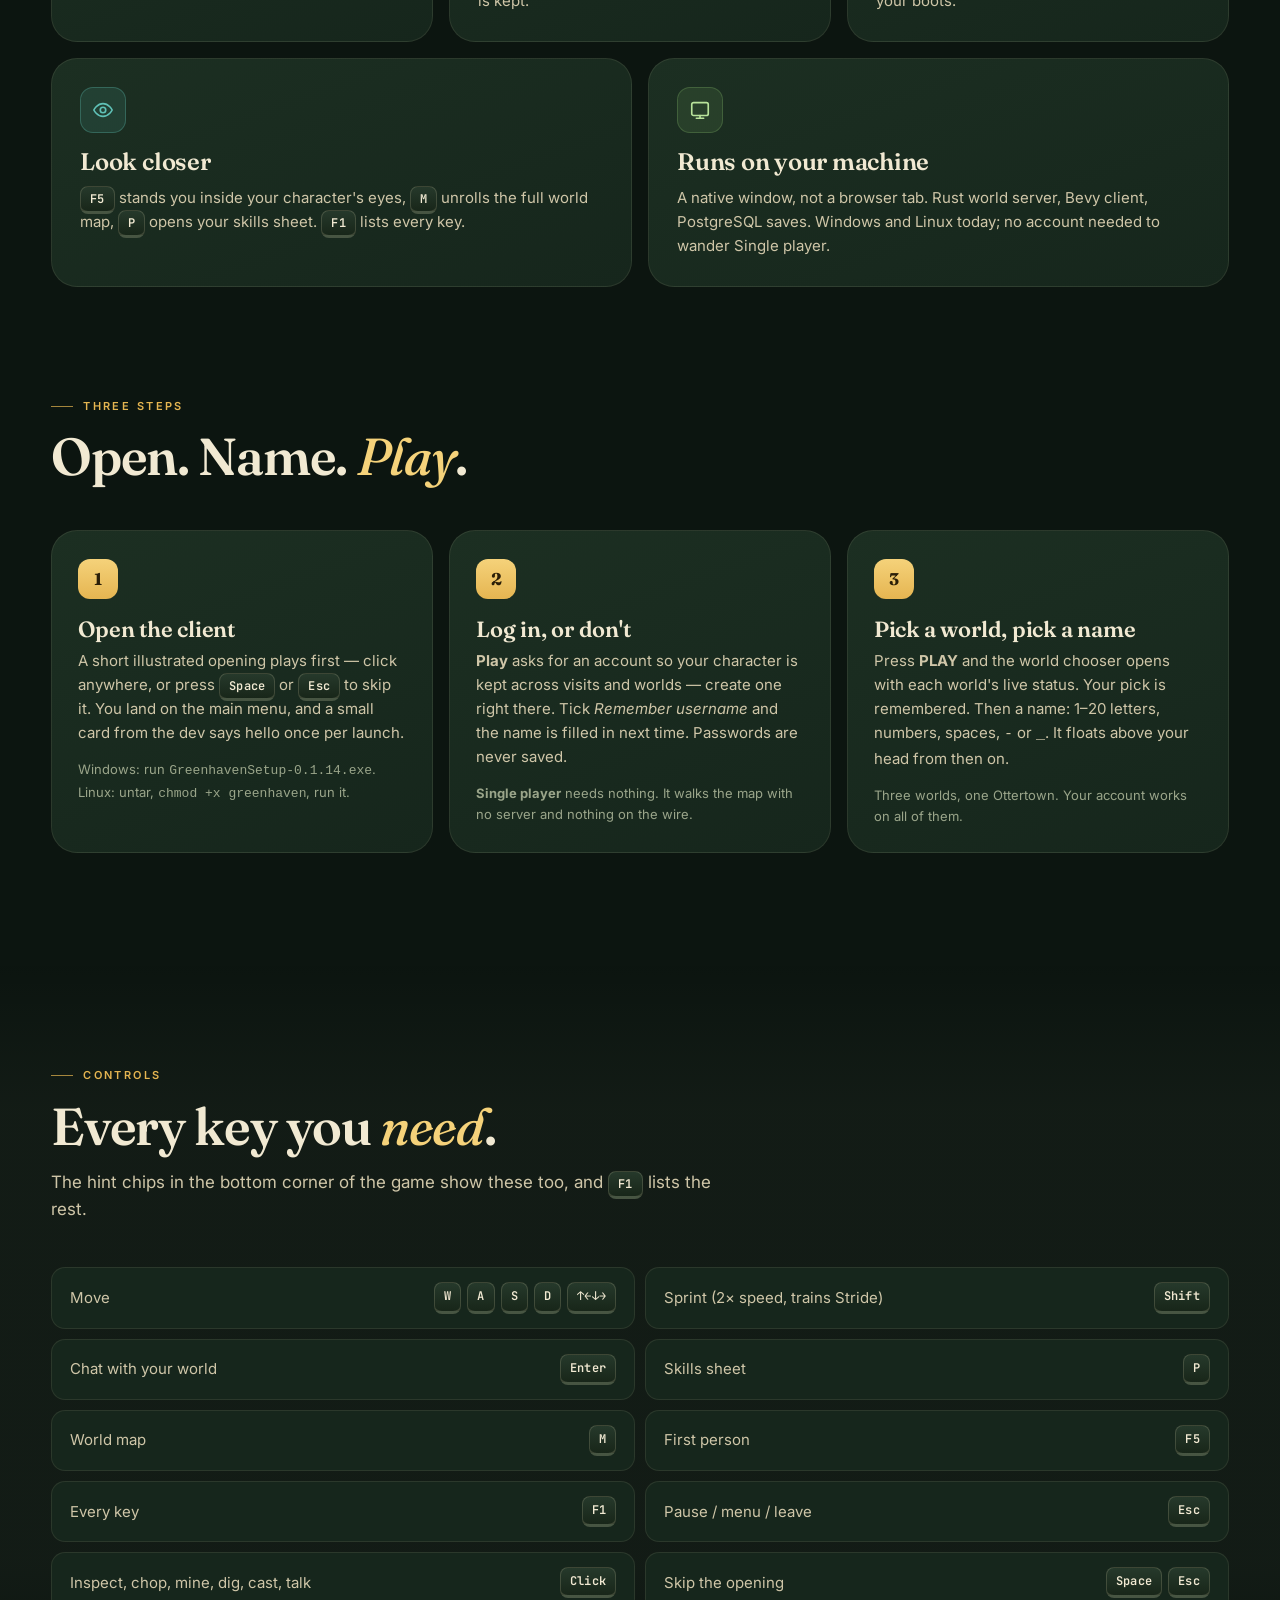
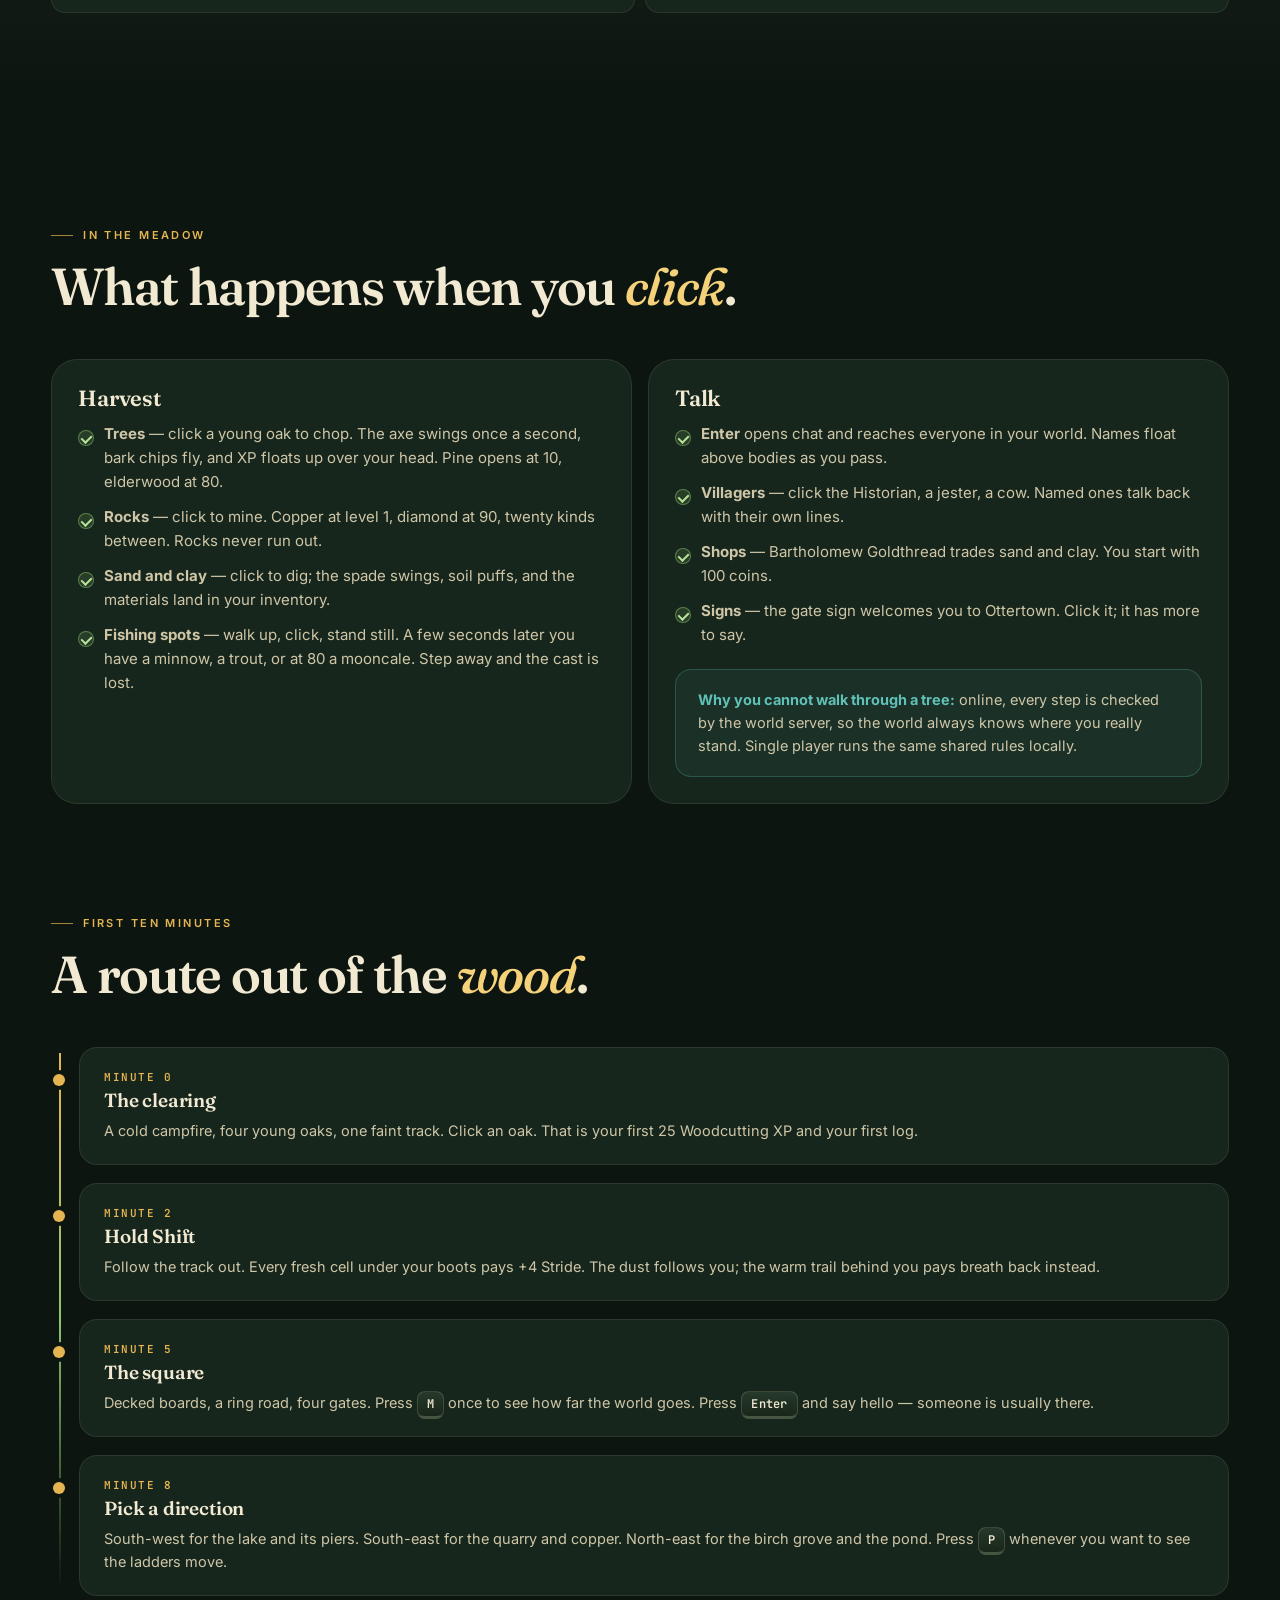
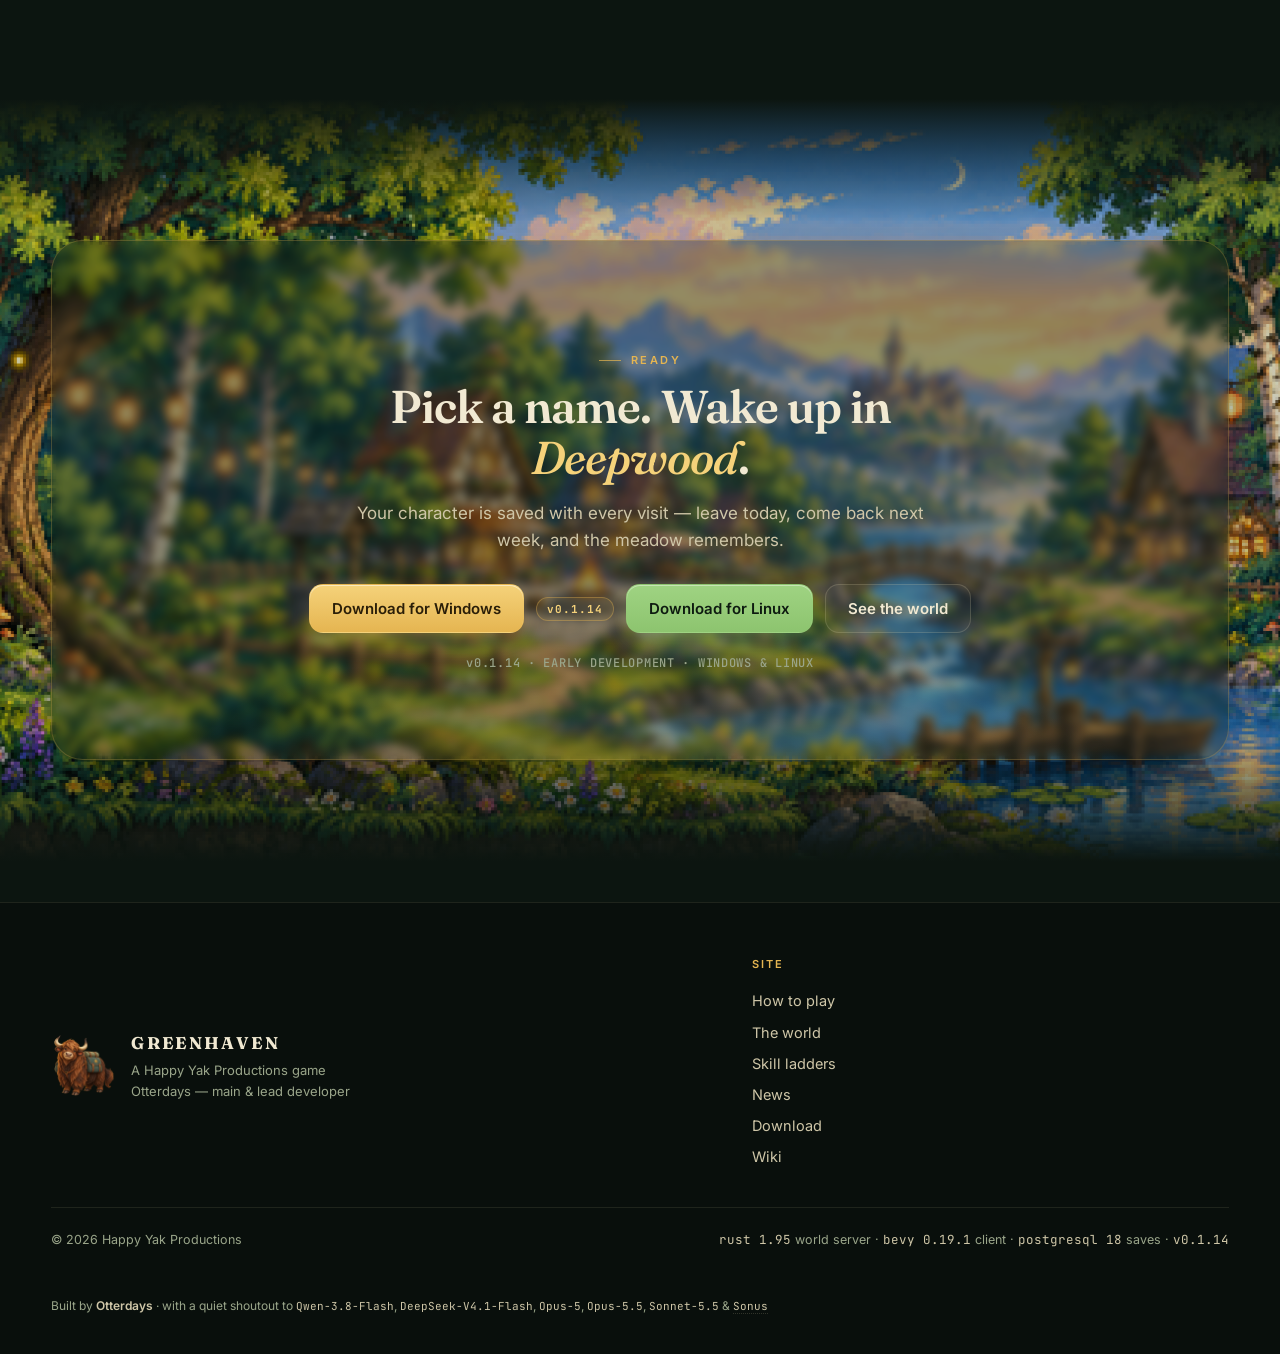
<file: play.html>
<!doctype html>
<html lang="en" class="no-js">
<head>
  <meta charset="UTF-8">
  <meta name="viewport" content="width=device-width, initial-scale=1">
  <title>How to play — Greenhaven</title>
  <meta name="description" content="Download the native Greenhaven client, make an account or wander Single player, and learn every key: chat, sprint, skills, first person, world map.">
  <meta name="theme-color" content="#0c1510">
  <meta property="og:title" content="How to play — Greenhaven">
  <meta property="og:description" content="From download to Deepwood in three steps, plus every key you need.">
  <meta property="og:type" content="website">
  <meta property="og:image" content="https://otterdays.github.io/Greenhaven/assets/happy-yak.png">
  <link rel="icon" type="image/svg+xml" href="assets/favicon.svg">
  <link rel="preload" as="image" href="assets/gameplay.gif">
  <script>document.documentElement.classList.replace('no-js','js')</script>
  <link rel="stylesheet" href="style.css">
</head>
<body>
  <header class="site" id="header">
    <div class="shell">
      <a class="brand" href="index.html">
        <span class="mark" aria-hidden="true"><svg viewBox="0 0 64 64" fill="none"><circle cx="32" cy="32" r="10" fill="#e5b551"/><g stroke="#e5b551" stroke-width="5" stroke-linecap="round"><path d="M32 8v7M32 49v7M8 32h7M49 32h7"/><path d="M15 15l5 5M44 44l5 5M49 15l-5 5M20 44l-5 5"/></g></svg></span>
        GREENHAVEN <small>2D MMORPG</small>
      </a>
      <button class="nav-toggle" type="button" aria-expanded="false" aria-controls="site-nav">Menu</button>
      <nav class="top" id="site-nav">
        <a href="index.html">Home</a>
        <a href="play.html" aria-current="page">How to play</a>
        <a href="world.html">The world</a>
        <a href="skills.html">Skills</a>
        <a href="news.html">News</a>
        <a href="https://greenhaven-wiki.getlullpod.com/">Wiki</a>
        <a class="btn gold sm" href="download.html">Download</a>
      </nav>
    </div>
  </header>

  <div class="announce" role="status">
    <span class="dot" aria-hidden="true"></span>
    <span><strong>v0.1.14</strong></span>
    <span class="badge">EARLY DEV</span>
  </div>

  <main>
    <section class="page-head">
      <div class="stars" aria-hidden="true" id="stars"></div>
      <div class="shell">
        <div class="eyebrow">Getting started</div>
        <h1>From download<br>to <em>Deepwood</em>.</h1>
        <p class="lede">Greenhaven is a native window, not this site. Download the client, pick a name, and you are standing in the meadow. Ten minutes, start to first chop.</p>
        <div class="actions">
          <a class="btn gold" href="https://www.dropbox.com/scl/fi/25g4soht4o6xegkb9o0wa/GreenhavenSetup-0.1.14.exe?rlkey=ykxdpvf8jsnbzmek4ic28tegk&amp;st=qxoagngr&amp;dl=1">Download for Windows</a>
          <span class="vchip">v0.1.14</span>
          <a class="btn moss" href="https://www.dropbox.com/scl/fi/879lr5t2764r40r1vs7pr/Greenhaven-linux-20260917.tar.gz?rlkey=p2utkld8kdhymnxmqbs8xuqi9&amp;st=f24wg89z&amp;dl=1">Download for Linux</a>
        </div>
      </div>
    </section>

    <!-- ============ what you do ============ -->
    <section class="sec tight">
      <div class="shell">
        <div class="duo reveal" style="align-items:center;grid-template-columns:1.05fr .95fr">
          <div class="stage" id="stage">
            <div class="window">
              <div class="bar" aria-hidden="true"><i></i><i></i><i></i><span class="title">greenhaven — world_1 — deepwood</span></div>
              <img src="assets/gameplay.gif" width="480" height="300" alt="Greenhaven gameplay — a character walking out of Deepwood into the meadow">
              <div class="scan" aria-hidden="true"></div>
            </div>
            <span class="chip xp" aria-hidden="true"><b>+25</b> Woodcutting</span>
            <span class="chip stride" aria-hidden="true"><b>+4</b> Stride</span>
            <span class="chip fish" aria-hidden="true"><b>+20</b> Fishing · minnow</span>
          </div>
          <div>
            <div class="eyebrow">What you can do</div>
            <h2 class="sec-title">Small verbs. A <em>real</em> world.</h2>
            <p class="sec-sub">You wake in Deepwood, walk out along one faint track, and Ottertown is already busy being a place — with other players in it, or without. Everything below starts with a single click.</p>
          </div>
        </div>
        <div class="bento" style="margin-top:16px">
          <article class="tile w4 feature reveal">
            <div>
              <span class="icon gold" aria-hidden="true"><svg viewBox="0 0 24 24" fill="none" stroke="currentColor" stroke-width="1.8" stroke-linecap="round" stroke-linejoin="round"><path d="M7.9 20A9 9 0 1 0 4 16.1L2 22Z"/></svg></span>
              <h3>Talk to the meadow</h3>
              <p>Enter opens chat and reaches everyone in your world. Villagers talk back, and some keep shops — you start with 100 coins and a merchant who deals in sand and clay.</p>
            </div>
            <div class="chatlog" aria-hidden="true">
              <div class="l"><b>Fern:</b> anyone by the quarry?</div>
              <div class="l npc"><b>Bartholomew Goldthread:</b> Everything is for sale. Even this conversation.</div>
              <div class="l"><b>Moss:</b> just hit 30 mining, gold rocks open</div>
              <div class="l sys">You caught a minnow. +20 Fishing.</div>
            </div>
          </article>
          <article class="tile w2 reveal" style="--d:.08s">
            <span class="tag">Server-authoritative</span>
            <span class="icon" aria-hidden="true"><svg viewBox="0 0 24 24" fill="none" stroke="currentColor" stroke-width="1.8" stroke-linecap="round" stroke-linejoin="round"><circle cx="12" cy="12" r="9"/><path d="M16.2 7.8l-2.1 6.3-6.3 2.1 2.1-6.3z"/></svg></span>
            <h3>The world decides</h3>
            <p>You send where you want to go; the world server decides where you stand. No slipping through a tree on the diagonal, no rubber-banding into the river.</p>
          </article>
          <article class="tile w2 reveal">
            <span class="icon teal" aria-hidden="true"><svg viewBox="0 0 24 24" fill="none" stroke="currentColor" stroke-width="1.8" stroke-linecap="round" stroke-linejoin="round"><path d="m19 21-7-4-7 4V5a2 2 0 0 1 2-2h10a2 2 0 0 1 2 2z"/></svg></span>
            <h3>Characters that stay</h3>
            <p>Name, place, skills, coins and inventory are saved with every visit. One account, three worlds. The meadow does not forget you.</p>
          </article>
          <article class="tile w2 reveal" style="--d:.08s">
            <span class="icon" aria-hidden="true"><svg viewBox="0 0 24 24" fill="none" stroke="currentColor" stroke-width="1.8" stroke-linecap="round" stroke-linejoin="round"><path d="M12 3 7 11h3l-4 6h12l-4-6h3z"/><path d="M12 17v4"/></svg></span>
            <h3>Chop, mine, dig, fish</h3>
            <p>Nine trees, twenty rocks, six fish, and sand and clay in the ground. Every harvest is checked by the world and every point of XP is kept.</p>
          </article>
          <article class="tile w2 reveal" style="--d:.16s">
            <span class="icon gold" aria-hidden="true"><svg viewBox="0 0 24 24" fill="none" stroke="currentColor" stroke-width="1.8" stroke-linecap="round" stroke-linejoin="round"><path d="M4 9h9a3 3 0 1 0-3-3"/><path d="M4 14h13a3 3 0 1 1-3 3"/></svg></span>
            <h3>Sprint the trails</h3>
            <p>Hold Shift to run at double speed. Fresh ground under your feet trains Stride — loops around one tile pay nothing. The dust follows your boots.</p>
          </article>
          <article class="tile w3 reveal">
            <span class="icon teal" aria-hidden="true"><svg viewBox="0 0 24 24" fill="none" stroke="currentColor" stroke-width="1.8" stroke-linecap="round" stroke-linejoin="round"><path d="M2 12s3.5-7 10-7 10 7 10 7-3.5 7-10 7-10-7-10-7z"/><circle cx="12" cy="12" r="3"/></svg></span>
            <h3>Look closer</h3>
            <p><kbd>F5</kbd> stands you inside your character's eyes, <kbd>M</kbd> unrolls the full world map, <kbd>P</kbd> opens your skills sheet. <kbd>F1</kbd> lists every key.</p>
          </article>
          <article class="tile w3 reveal" style="--d:.08s">
            <span class="icon" aria-hidden="true"><svg viewBox="0 0 24 24" fill="none" stroke="currentColor" stroke-width="1.8" stroke-linecap="round" stroke-linejoin="round"><rect x="3" y="4" width="18" height="14" rx="2"/><path d="M8 21h8M12 18v3"/></svg></span>
            <h3>Runs on your machine</h3>
            <p>A native window, not a browser tab. Rust world server, Bevy client, PostgreSQL saves. Windows and Linux today; no account needed to wander Single player.</p>
          </article>
        </div>
      </div>
    </section>

    <section class="sec tight">
      <div class="shell">
        <div class="sec-head reveal">
          <div class="eyebrow">Three steps</div>
          <h2 class="sec-title">Open. Name. <em>Play</em>.</h2>
        </div>
        <ol class="steps">
          <li class="step reveal">
            <span class="num">1</span>
            <h3>Open the client</h3>
            <p>A short illustrated opening plays first — click anywhere, or press <kbd>Space</kbd> or <kbd>Esc</kbd> to skip it. You land on the main menu, and a small card from the dev says hello once per launch.</p>
            <p class="sub">Windows: run <code>GreenhavenSetup-0.1.14.exe</code>. Linux: untar, <code>chmod +x greenhaven</code>, run it.</p>
          </li>
          <li class="step reveal" style="--d:.08s">
            <span class="num">2</span>
            <h3>Log in, or don't</h3>
            <p><strong>Play</strong> asks for an account so your character is kept across visits and worlds — create one right there. Tick <em>Remember username</em> and the name is filled in next time. Passwords are never saved.</p>
            <p class="sub"><strong>Single player</strong> needs nothing. It walks the map with no server and nothing on the wire.</p>
          </li>
          <li class="step reveal" style="--d:.16s">
            <span class="num">3</span>
            <h3>Pick a world, pick a name</h3>
            <p>Press <strong>PLAY</strong> and the world chooser opens with each world's live status. Your pick is remembered. Then a name: 1–20 letters, numbers, spaces, <code>-</code> or <code>_</code>. It floats above your head from then on.</p>
            <p class="sub">Three worlds, one Ottertown. Your account works on all of them.</p>
          </li>
        </ol>
      </div>
    </section>

    <section class="sec band">
      <div class="shell">
        <div class="sec-head reveal">
          <div class="eyebrow">Controls</div>
          <h2 class="sec-title">Every key you <em>need</em>.</h2>
          <p class="sec-sub">The hint chips in the bottom corner of the game show these too, and <kbd>F1</kbd> lists the rest.</p>
        </div>
        <div class="controls reveal">
          <div class="ctrl">Move <span class="keys"><kbd>W</kbd><kbd>A</kbd><kbd>S</kbd><kbd>D</kbd> <kbd>↑←↓→</kbd></span></div>
          <div class="ctrl">Sprint (2× speed, trains Stride) <span class="keys"><kbd>Shift</kbd></span></div>
          <div class="ctrl">Chat with your world <span class="keys"><kbd>Enter</kbd></span></div>
          <div class="ctrl">Skills sheet <span class="keys"><kbd>P</kbd></span></div>
          <div class="ctrl">World map <span class="keys"><kbd>M</kbd></span></div>
          <div class="ctrl">First person <span class="keys"><kbd>F5</kbd></span></div>
          <div class="ctrl">Every key <span class="keys"><kbd>F1</kbd></span></div>
          <div class="ctrl">Pause / menu / leave <span class="keys"><kbd>Esc</kbd></span></div>
          <div class="ctrl">Inspect, chop, mine, dig, cast, talk <span class="keys"><kbd>Click</kbd></span></div>
          <div class="ctrl">Skip the opening <span class="keys"><kbd>Space</kbd> <kbd>Esc</kbd></span></div>
        </div>
      </div>
    </section>

    <section class="sec">
      <div class="shell">
        <div class="sec-head reveal">
          <div class="eyebrow">In the meadow</div>
          <h2 class="sec-title">What happens when you <em>click</em>.</h2>
        </div>
        <div class="duo">
          <article class="card reveal">
            <h3>Harvest</h3>
            <ul class="ticks">
              <li><strong>Trees</strong> — click a young oak to chop. The axe swings once a second, bark chips fly, and XP floats up over your head. Pine opens at 10, elderwood at 80.</li>
              <li><strong>Rocks</strong> — click to mine. Copper at level 1, diamond at 90, twenty kinds between. Rocks never run out.</li>
              <li><strong>Sand and clay</strong> — click to dig; the spade swings, soil puffs, and the materials land in your inventory.</li>
              <li><strong>Fishing spots</strong> — walk up, click, stand still. A few seconds later you have a minnow, a trout, or at 80 a mooncale. Step away and the cast is lost.</li>
            </ul>
          </article>
          <article class="card reveal" style="--d:.1s">
            <h3>Talk</h3>
            <ul class="ticks">
              <li><strong>Enter</strong> opens chat and reaches everyone in your world. Names float above bodies as you pass.</li>
              <li><strong>Villagers</strong> — click the Historian, a jester, a cow. Named ones talk back with their own lines.</li>
              <li><strong>Shops</strong> — Bartholomew Goldthread trades sand and clay. You start with 100 coins.</li>
              <li><strong>Signs</strong> — the gate sign welcomes you to Ottertown. Click it; it has more to say.</li>
            </ul>
            <div class="callout"><strong>Why you cannot walk through a tree:</strong> online, every step is checked by the world server, so the world always knows where you really stand. Single player runs the same shared rules locally.</div>
          </article>
        </div>
      </div>
    </section>

    <section class="sec tight">
      <div class="shell">
        <div class="sec-head reveal">
          <div class="eyebrow">First ten minutes</div>
          <h2 class="sec-title">A route out of the <em>wood</em>.</h2>
        </div>
        <div class="timeline">
          <article class="tl reveal"><div class="when">Minute 0</div><h3>The clearing</h3><p>A cold campfire, four young oaks, one faint track. Click an oak. That is your first 25 Woodcutting XP and your first log.</p></article>
          <article class="tl reveal" style="--d:.06s"><div class="when">Minute 2</div><h3>Hold Shift</h3><p>Follow the track out. Every fresh cell under your boots pays +4 Stride. The dust follows you; the warm trail behind you pays breath back instead.</p></article>
          <article class="tl reveal" style="--d:.12s"><div class="when">Minute 5</div><h3>The square</h3><p>Decked boards, a ring road, four gates. Press <kbd>M</kbd> once to see how far the world goes. Press <kbd>Enter</kbd> and say hello — someone is usually there.</p></article>
          <article class="tl reveal" style="--d:.18s"><div class="when">Minute 8</div><h3>Pick a direction</h3><p>South-west for the lake and its piers. South-east for the quarry and copper. North-east for the birch grove and the pond. Press <kbd>P</kbd> whenever you want to see the ladders move.</p></article>
        </div>
      </div>
    </section>

    <section class="sec cta-band" id="download">
      <div class="shell">
        <div class="cta reveal">
          <div class="fireflies" aria-hidden="true"><i style="--x:10%;--y:40%;--t:9s"></i><i style="--x:25%;--y:75%;--t:11s;--d:-3s;--dx:-40px"></i><i style="--x:50%;--y:15%;--t:8s;--d:-5s"></i><i style="--x:70%;--y:65%;--t:12s;--d:-1s;--dx:50px;--dy:-20px"></i><i style="--x:88%;--y:30%;--t:10s;--d:-7s"></i></div>
          <div class="eyebrow" style="justify-content:center">Ready</div>
          <h2>Pick a name. Wake up in <em>Deepwood</em>.</h2>
          <p>Your character is saved with every visit — leave today, come back next week, and the meadow remembers.</p>
          <div class="actions center">
            <a class="btn gold" href="https://www.dropbox.com/scl/fi/25g4soht4o6xegkb9o0wa/GreenhavenSetup-0.1.14.exe?rlkey=ykxdpvf8jsnbzmek4ic28tegk&amp;st=qxoagngr&amp;dl=1">Download for Windows</a>
            <span class="vchip">v0.1.14</span>
            <a class="btn moss" href="https://www.dropbox.com/scl/fi/879lr5t2764r40r1vs7pr/Greenhaven-linux-20260917.tar.gz?rlkey=p2utkld8kdhymnxmqbs8xuqi9&amp;st=f24wg89z&amp;dl=1">Download for Linux</a>
            <a class="btn ghost" href="world.html">See the world</a>
          </div>
          <p class="micro">v0.1.14 · EARLY DEVELOPMENT · WINDOWS &amp; LINUX</p>
        </div>
      </div>
    </section>
  </main>

  <footer class="site">
    <div class="shell foot">
      <div class="f-brand">
        <img class="yak" src="assets/happy-yak.png" alt="">
        <div>
          <strong>GREENHAVEN</strong>
          <span>A Happy Yak Productions game<br>Otterdays — main &amp; lead developer</span>
        </div>
      </div>
      <div class="f-col">
        <h4>Site</h4>
        <a href="play.html">How to play</a>
        <a href="world.html">The world</a>
        <a href="skills.html">Skill ladders</a>
        <a href="news.html">News</a>
        <a href="download.html">Download</a>
        <a href="https://greenhaven-wiki.getlullpod.com/">Wiki</a>
      </div>
      <div class="f-meta">
        <span>&copy; <span id="year">2026</span> Happy Yak Productions</span>
        <span><code>rust 1.95</code> world server · <code>bevy 0.19.1</code> client · <code>postgresql 18</code> saves · <code>v0.1.14</code></span>
      </div>
      <div class="f-thanks">
        <span>Built by <strong>Otterdays</strong> · with a quiet shoutout to <code>Qwen-3.8-Flash</code>, <code>DeepSeek-V4.1-Flash</code>, <code>Opus-5</code>, <code>Opus-5.5</code>, <code>Sonnet-5.5</code> &amp; <code title="the sleeper model">Sonus</code></span>
      </div>
    </div>
  </footer>
  <script src="site.js"></script>
</body>
</html>
</file>
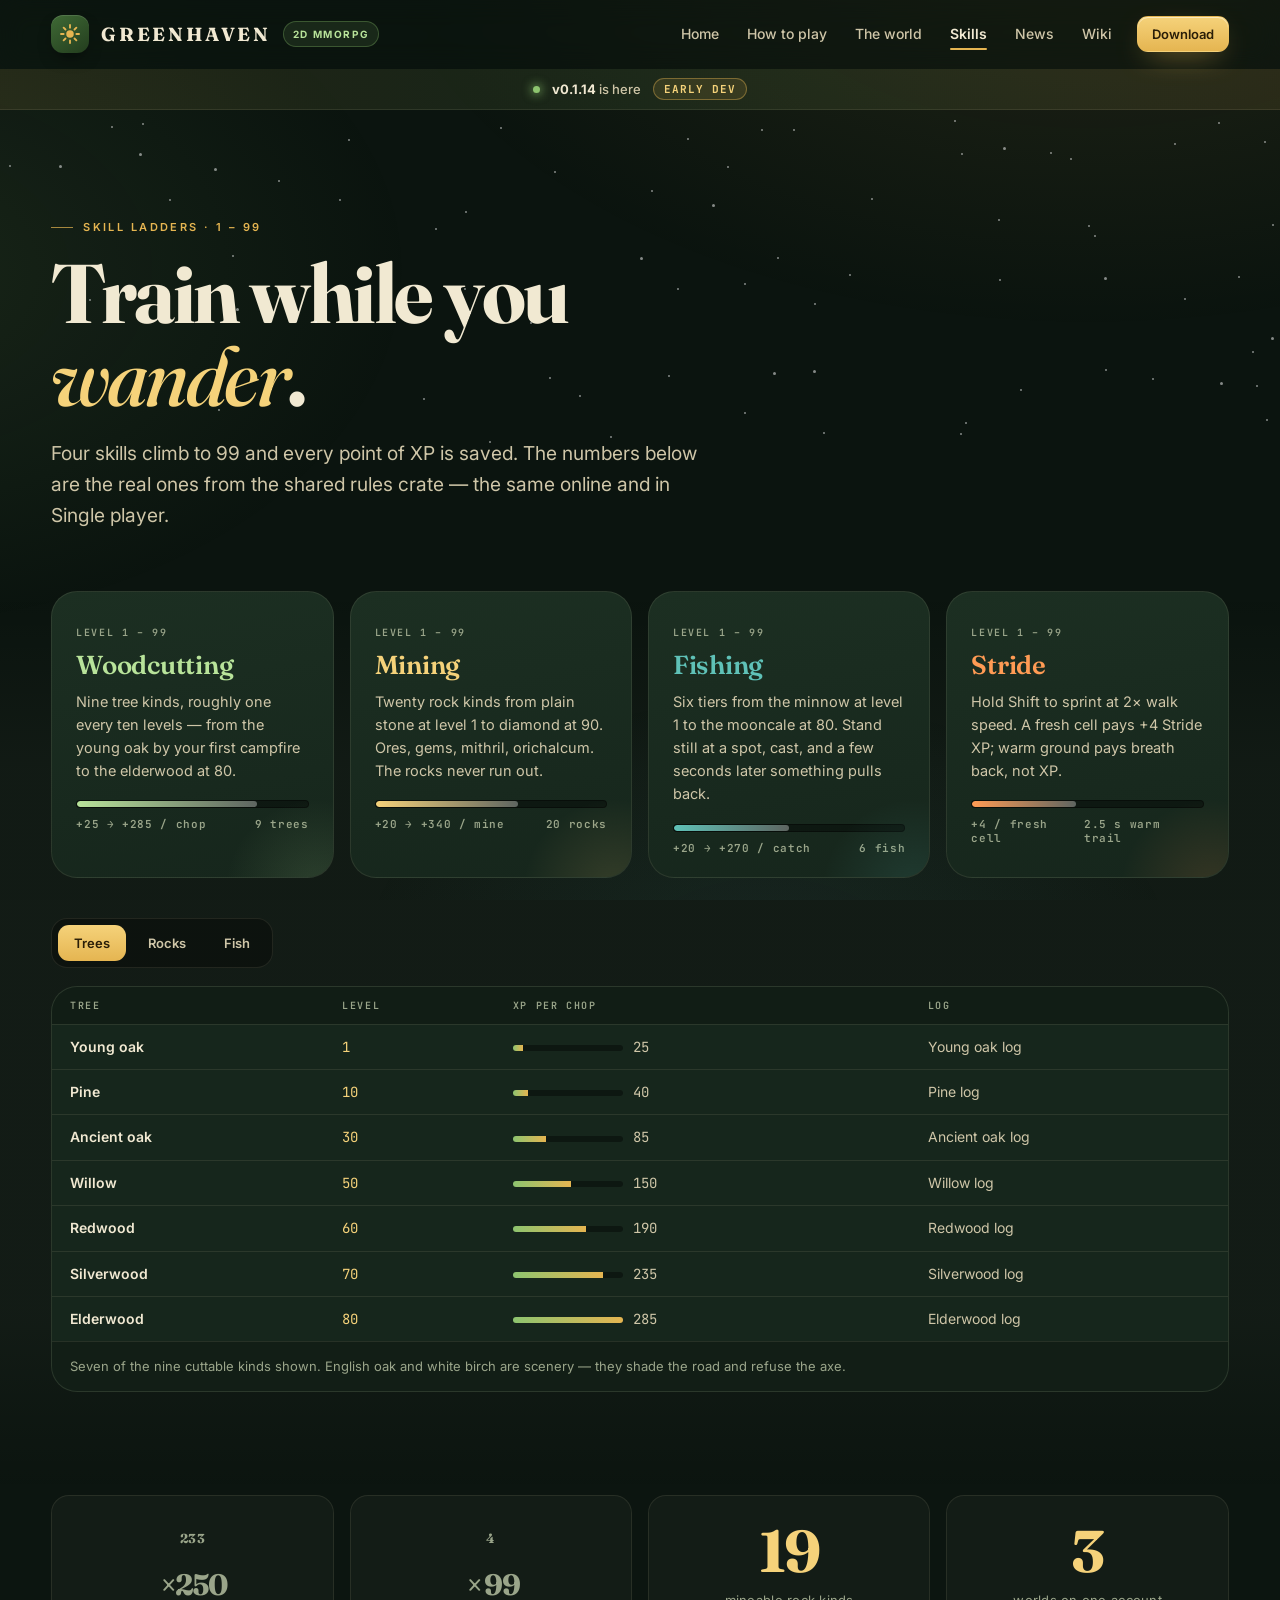
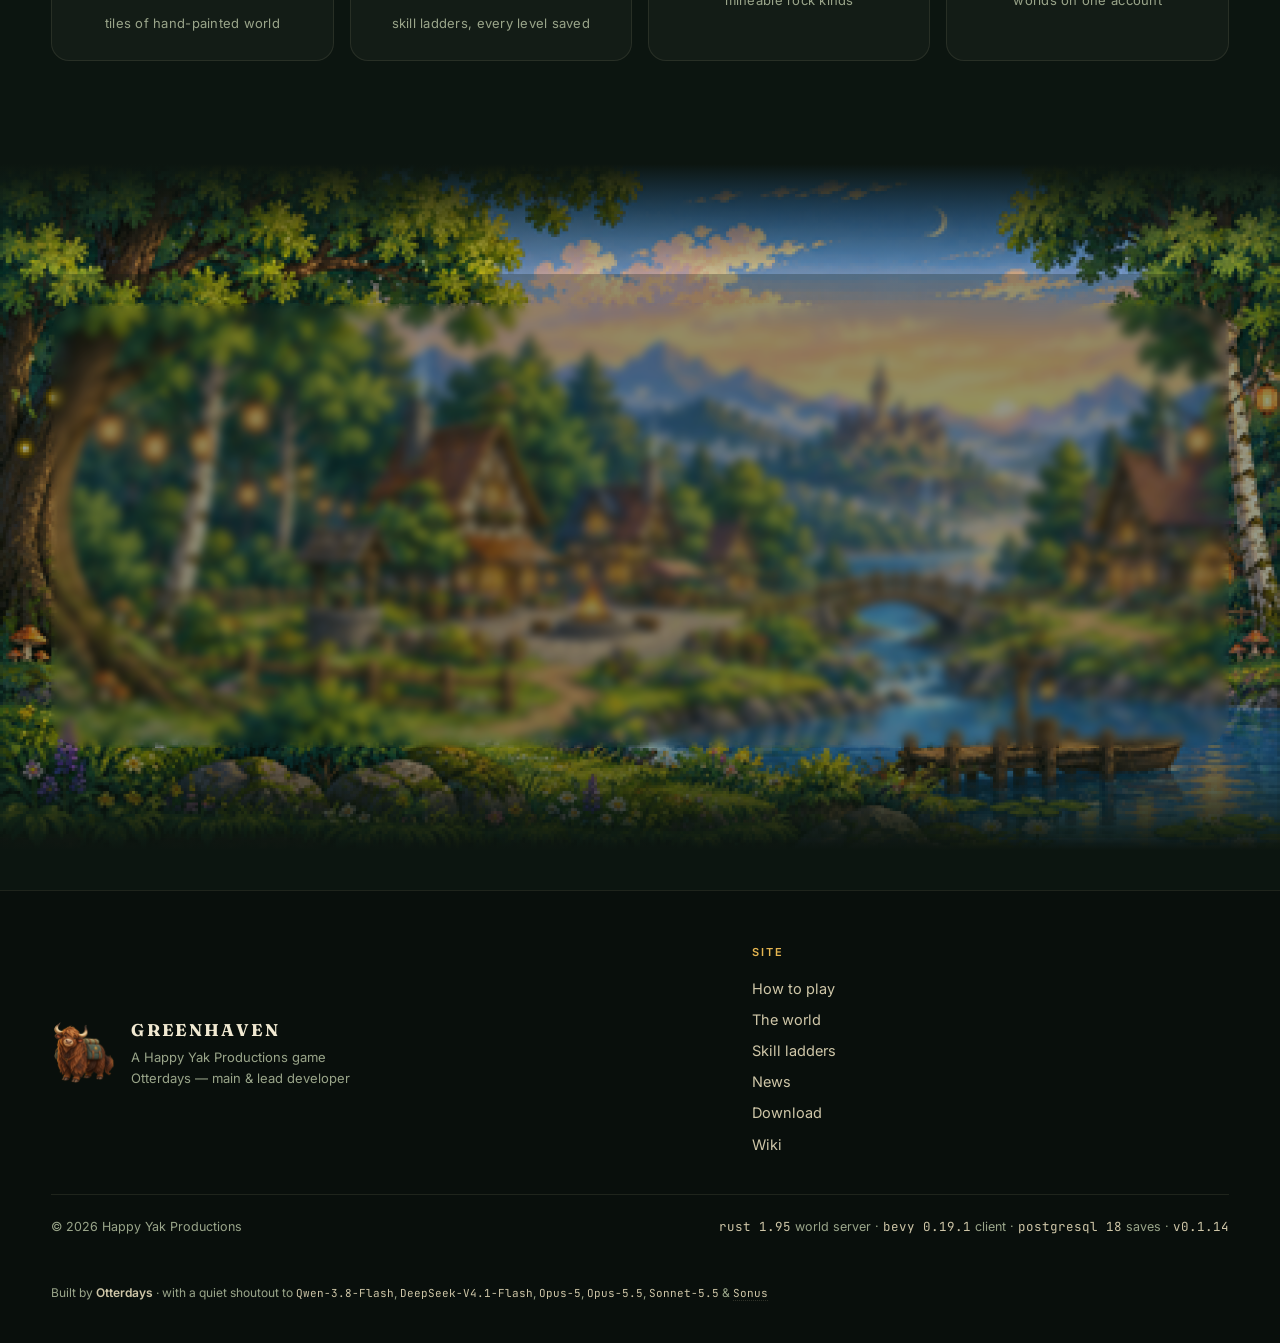
<file: skills.html>
<!doctype html>
<html lang="en" class="no-js">
<head>
  <meta charset="UTF-8">
  <meta name="viewport" content="width=device-width, initial-scale=1">
  <title>Skill ladders — Greenhaven</title>
  <meta name="description" content="Four skills to 99 in Greenhaven: every tree, rock and fish with its level and real XP values.">
  <meta name="theme-color" content="#0c1510">
  <meta property="og:title" content="Skill ladders — Greenhaven">
  <meta property="og:description" content="Four skills to 99 in Greenhaven: every tree, rock and fish with its level and real XP values.">
  <meta property="og:type" content="website">
  <meta property="og:url" content="https://otterdays.github.io/Greenhaven/skills.html">
  <meta property="og:image" content="https://otterdays.github.io/Greenhaven/assets/happy-yak.png">
  <meta name="twitter:card" content="summary_large_image">
  <link rel="icon" type="image/svg+xml" href="assets/favicon.svg">
  <script>document.documentElement.classList.replace('no-js','js')</script>
  <link rel="stylesheet" href="style.css">
</head>
<body>
  <header class="site" id="header">
    <div class="shell">
      <a class="brand" href="index.html">
        <span class="mark" aria-hidden="true"><svg viewBox="0 0 64 64" fill="none"><circle cx="32" cy="32" r="10" fill="#e5b551"/><g stroke="#e5b551" stroke-width="5" stroke-linecap="round"><path d="M32 8v7M32 49v7M8 32h7M49 32h7"/><path d="M15 15l5 5M44 44l5 5M49 15l-5 5M20 44l-5 5"/></g></svg></span>
        GREENHAVEN <small>2D MMORPG</small>
      </a>
      <button class="nav-toggle" type="button" aria-expanded="false" aria-controls="site-nav">Menu</button>
      <nav class="top" id="site-nav">
        <a href="index.html">Home</a>
        <a href="play.html">How to play</a>
        <a href="world.html">The world</a>
        <a href="skills.html" aria-current="page">Skills</a>
        <a href="news.html">News</a>
        <a href="https://greenhaven-wiki.getlullpod.com/">Wiki</a>
        <a class="btn gold sm" href="download.html">Download</a>
      </nav>
    </div>
  </header>

  <div class="announce" role="status">
    <span class="dot" aria-hidden="true"></span>
    <span><strong>v0.1.14</strong> is here</span>
    <span class="badge">EARLY DEV</span>
  </div>

  <main>
    <section class="page-head">
      <div class="stars" aria-hidden="true" id="stars"></div>
      <div class="shell">
        <div class="eyebrow">Skill ladders · 1 – 99</div>
        <h1>Train while you<br><em>wander</em>.</h1>
        <p class="lede">Four skills climb to 99 and every point of XP is saved. The numbers below are the real ones from the shared rules crate — the same online and in Single player.</p>
      </div>
    </section>

    <section class="sec band tight" id="skills">
      <div class="fireflies" aria-hidden="true"><i style="--x:8%;--y:30%;--t:9s"></i><i style="--x:30%;--y:70%;--t:11s;--d:-3s;--dx:-40px"></i><i style="--x:55%;--y:20%;--t:8s;--d:-5s"></i><i style="--x:80%;--y:60%;--t:12s;--d:-1s;--dx:50px;--dy:-20px"></i><i style="--x:92%;--y:35%;--t:10s;--d:-7s"></i></div>
      <div class="shell">
        <div class="skills">
          <article class="skill wood reveal" style="--fill:78%">
            <span class="lvl">Level 1 – 99</span>
            <h3>Woodcutting</h3>
            <p>Nine tree kinds, roughly one every ten levels — from the young oak by your first campfire to the elderwood at 80.</p>
            <div class="bar" aria-hidden="true"><i></i></div>
            <div class="xp"><span>+25 → +285 / chop</span><span>9 trees</span></div>
          </article>
          <article class="skill mine reveal" style="--fill:62%;--d:.08s">
            <span class="lvl">Level 1 – 99</span>
            <h3>Mining</h3>
            <p>Twenty rock kinds from plain stone at level 1 to diamond at 90. Ores, gems, mithril, orichalcum. The rocks never run out.</p>
            <div class="bar" aria-hidden="true"><i></i></div>
            <div class="xp"><span>+20 → +340 / mine</span><span>20 rocks</span></div>
          </article>
          <article class="skill fish reveal" style="--fill:50%;--d:.16s">
            <span class="lvl">Level 1 – 99</span>
            <h3>Fishing</h3>
            <p>Six tiers from the minnow at level 1 to the mooncale at 80. Stand still at a spot, cast, and a few seconds later something pulls back.</p>
            <div class="bar" aria-hidden="true"><i></i></div>
            <div class="xp"><span>+20 → +270 / catch</span><span>6 fish</span></div>
          </article>
          <article class="skill stride reveal" style="--fill:45%;--d:.24s">
            <span class="lvl">Level 1 – 99</span>
            <h3>Stride</h3>
            <p>Hold Shift to sprint at 2× walk speed. A fresh cell pays +4 Stride XP; warm ground pays breath back, not XP.</p>
            <div class="bar" aria-hidden="true"><i></i></div>
            <div class="xp"><span>+4 / fresh cell</span><span>2.5 s warm trail</span></div>
          </article>
        </div>

        <div class="reveal">
          <div class="tabs" role="tablist" aria-label="Skill ladders">
            <button role="tab" aria-selected="true" aria-controls="lad-wood" id="tab-wood">Trees</button>
            <button role="tab" aria-selected="false" aria-controls="lad-mine" id="tab-mine">Rocks</button>
            <button role="tab" aria-selected="false" aria-controls="lad-fish" id="tab-fish">Fish</button>
          </div>
          <div class="ladder on" id="lad-wood" role="tabpanel" aria-labelledby="tab-wood">
            <div class="ladder-wrap"><table>
              <thead><tr><th>Tree</th><th>Level</th><th>XP per chop</th><th>Log</th></tr></thead>
              <tbody>
                <tr><td>Young oak</td><td class="lv">1</td><td><span class="meter" style="--w:9%"><i></i></span><span class="xpv">25</span></td><td>Young oak log</td></tr>
                <tr><td>Pine</td><td class="lv">10</td><td><span class="meter" style="--w:14%"><i></i></span><span class="xpv">40</span></td><td>Pine log</td></tr>
                <tr><td>Ancient oak</td><td class="lv">30</td><td><span class="meter" style="--w:30%"><i></i></span><span class="xpv">85</span></td><td>Ancient oak log</td></tr>
                <tr><td>Willow</td><td class="lv">50</td><td><span class="meter" style="--w:53%"><i></i></span><span class="xpv">150</span></td><td>Willow log</td></tr>
                <tr><td>Redwood</td><td class="lv">60</td><td><span class="meter" style="--w:67%"><i></i></span><span class="xpv">190</span></td><td>Redwood log</td></tr>
                <tr><td>Silverwood</td><td class="lv">70</td><td><span class="meter" style="--w:82%"><i></i></span><span class="xpv">235</span></td><td>Silverwood log</td></tr>
                <tr><td>Elderwood</td><td class="lv">80</td><td><span class="meter" style="--w:100%"><i></i></span><span class="xpv">285</span></td><td>Elderwood log</td></tr>
              </tbody>
            </table></div>
            <div class="note">Seven of the nine cuttable kinds shown. English oak and white birch are scenery — they shade the road and refuse the axe.</div>
          </div>
          <div class="ladder" id="lad-mine" role="tabpanel" aria-labelledby="tab-mine" hidden>
            <div class="ladder-wrap"><table>
              <thead><tr><th>Rock</th><th>Level</th><th>XP per mine</th><th>Yield</th></tr></thead>
              <tbody>
                <tr><td>Copper rock</td><td class="lv">1</td><td><span class="meter" style="--w:9%"><i></i></span><span class="xpv">30</span></td><td>Copper ore</td></tr>
                <tr><td>Tin rock</td><td class="lv">5</td><td><span class="meter" style="--w:10%"><i></i></span><span class="xpv">35</span></td><td>Tin ore</td></tr>
                <tr><td>Iron rock</td><td class="lv">10</td><td><span class="meter" style="--w:13%"><i></i></span><span class="xpv">45</span></td><td>Iron ore</td></tr>
                <tr><td>Coal rock</td><td class="lv">20</td><td><span class="meter" style="--w:18%"><i></i></span><span class="xpv">60</span></td><td>Coal</td></tr>
                <tr><td>Silver rock</td><td class="lv">25</td><td><span class="meter" style="--w:21%"><i></i></span><span class="xpv">72</span></td><td>Silver ore</td></tr>
                <tr><td>Gold rock</td><td class="lv">30</td><td><span class="meter" style="--w:25%"><i></i></span><span class="xpv">85</span></td><td>Gold ore</td></tr>
                <tr><td>Ruby rock</td><td class="lv">40</td><td><span class="meter" style="--w:34%"><i></i></span><span class="xpv">115</span></td><td>Ruby</td></tr>
                <tr><td>Mithril rock</td><td class="lv">45</td><td><span class="meter" style="--w:39%"><i></i></span><span class="xpv">132</span></td><td>Mithril ore</td></tr>
                <tr><td>Emerald rock</td><td class="lv">50</td><td><span class="meter" style="--w:44%"><i></i></span><span class="xpv">150</span></td><td>Emerald</td></tr>
                <tr><td>Topaz rock</td><td class="lv">55</td><td><span class="meter" style="--w:49%"><i></i></span><span class="xpv">168</span></td><td>Topaz</td></tr>
                <tr><td>Sapphire rock</td><td class="lv">60</td><td><span class="meter" style="--w:56%"><i></i></span><span class="xpv">190</span></td><td>Sapphire</td></tr>
                <tr><td>Adamantite rock</td><td class="lv">65</td><td><span class="meter" style="--w:62%"><i></i></span><span class="xpv">210</span></td><td>Adamantite ore</td></tr>
                <tr><td>Amethyst rock</td><td class="lv">70</td><td><span class="meter" style="--w:69%"><i></i></span><span class="xpv">235</span></td><td>Amethyst</td></tr>
                <tr><td>Orichalcum rock</td><td class="lv">75</td><td><span class="meter" style="--w:76%"><i></i></span><span class="xpv">260</span></td><td>Orichalcum ore</td></tr>
                <tr><td>Onyx rock</td><td class="lv">80</td><td><span class="meter" style="--w:84%"><i></i></span><span class="xpv">285</span></td><td>Onyx</td></tr>
                <tr><td>Opal rock</td><td class="lv">85</td><td><span class="meter" style="--w:91%"><i></i></span><span class="xpv">310</span></td><td>Opal</td></tr>
                <tr><td>Diamond rock</td><td class="lv">90</td><td><span class="meter" style="--w:100%"><i></i></span><span class="xpv">340</span></td><td>Diamond</td></tr>
              </tbody>
            </table></div>
            <div class="note">Plus plain rock, granite boulders and rock clusters at level 1 for stone. Twenty kinds in all. One swing a second, and nothing ever runs dry.</div>
          </div>
          <div class="ladder" id="lad-fish" role="tabpanel" aria-labelledby="tab-fish" hidden>
            <div class="ladder-wrap"><table>
              <thead><tr><th>Fish</th><th>Level</th><th>XP per catch</th><th>Cast time</th></tr></thead>
              <tbody>
                <tr><td>Minnow</td><td class="lv">1</td><td><span class="meter" style="--w:7%"><i></i></span><span class="xpv">20</span></td><td>2.5 s</td></tr>
                <tr><td>Silverfin</td><td class="lv">15</td><td><span class="meter" style="--w:17%"><i></i></span><span class="xpv">45</span></td><td>3.0 s</td></tr>
                <tr><td>Trout</td><td class="lv">30</td><td><span class="meter" style="--w:30%"><i></i></span><span class="xpv">80</span></td><td>3.5 s</td></tr>
                <tr><td>Salmon</td><td class="lv">45</td><td><span class="meter" style="--w:48%"><i></i></span><span class="xpv">130</span></td><td>4.0 s</td></tr>
                <tr><td>Lanternfish</td><td class="lv">60</td><td><span class="meter" style="--w:70%"><i></i></span><span class="xpv">190</span></td><td>4.5 s</td></tr>
                <tr><td>Mooncale</td><td class="lv">80</td><td><span class="meter" style="--w:100%"><i></i></span><span class="xpv">270</span></td><td>5.0 s</td></tr>
              </tbody>
            </table></div>
            <div class="note">Every fishing spot is one tier. Walk up, click, stand still — move and the cast is lost. Same values online and in Single player.</div>
          </div>
        </div>
      </div>
    </section>

    <!-- ============ stats ============ -->
    <section class="sec tight">
      <div class="shell">
        <div class="stats reveal">
          <div class="stat"><b><span class="count" data-to="250">0</span><i>×250</i></b><span>tiles of hand-painted world</span></div>
          <div class="stat"><b><span class="count" data-to="4">0</span><i>× 99</i></b><span>skill ladders, every level saved</span></div>
          <div class="stat"><b class="count" data-to="20">0</b><span>mineable rock kinds</span></div>
          <div class="stat"><b class="count" data-to="3">0</b><span>worlds on one account</span></div>
        </div>
      </div>
    </section>

    <section class="sec tight cta-band">
      <div class="shell">
        <div class="cta reveal">
          <div class="fireflies" aria-hidden="true"><i style="--x:10%;--y:40%;--t:9s"></i><i style="--x:25%;--y:75%;--t:11s;--d:-3s;--dx:-40px"></i><i style="--x:50%;--y:15%;--t:8s;--d:-5s"></i><i style="--x:70%;--y:65%;--t:12s;--d:-1s;--dx:50px;--dy:-20px"></i><i style="--x:88%;--y:30%;--t:10s;--d:-7s"></i></div>
          <div class="eyebrow" style="justify-content:center">Play now</div>
          <h2>Go get your <em>first log</em>.</h2>
          <p>The young oak by the campfire is level 1. Everything after that is a habit.</p>
          <div class="actions center">
            <a class="btn gold" href="https://www.dropbox.com/scl/fi/25g4soht4o6xegkb9o0wa/GreenhavenSetup-0.1.14.exe?rlkey=ykxdpvf8jsnbzmek4ic28tegk&amp;st=qxoagngr&amp;dl=1">Download for Windows</a>
            <span class="vchip">v0.1.14</span>
            <a class="btn moss" href="https://www.dropbox.com/scl/fi/879lr5t2764r40r1vs7pr/Greenhaven-linux-20260917.tar.gz?rlkey=p2utkld8kdhymnxmqbs8xuqi9&amp;st=f24wg89z&amp;dl=1">Download for Linux</a>
            <a class="btn ghost" href="play.html">How to play</a>
          </div>
          <p class="micro">v0.1.14 · EARLY DEVELOPMENT · WINDOWS &amp; LINUX</p>
        </div>
      </div>
    </section>
  </main>


  <footer class="site">
    <div class="shell foot">
      <div class="f-brand">
        <img class="yak" src="assets/happy-yak.png" alt="">
        <div>
          <strong>GREENHAVEN</strong>
          <span>A Happy Yak Productions game<br>Otterdays — main &amp; lead developer</span>
        </div>
      </div>
      <div class="f-col">
        <h4>Site</h4>
        <a href="play.html">How to play</a>
        <a href="world.html">The world</a>
        <a href="skills.html">Skill ladders</a>
        <a href="news.html">News</a>
        <a href="download.html">Download</a>
        <a href="https://greenhaven-wiki.getlullpod.com/">Wiki</a>
      </div>
      <div class="f-meta">
        <span>&copy; <span id="year">2026</span> Happy Yak Productions</span>
        <span><code>rust 1.95</code> world server · <code>bevy 0.19.1</code> client · <code>postgresql 18</code> saves · <code>v0.1.14</code></span>
      </div>
      <div class="f-thanks">
        <span>Built by <strong>Otterdays</strong> · with a quiet shoutout to <code>Qwen-3.8-Flash</code>, <code>DeepSeek-V4.1-Flash</code>, <code>Opus-5</code>, <code>Opus-5.5</code>, <code>Sonnet-5.5</code> &amp; <code title="the sleeper model">Sonus</code></span>
      </div>
    </div>
  </footer>
  <script src="site.js"></script>
</body>
</html>
</file>
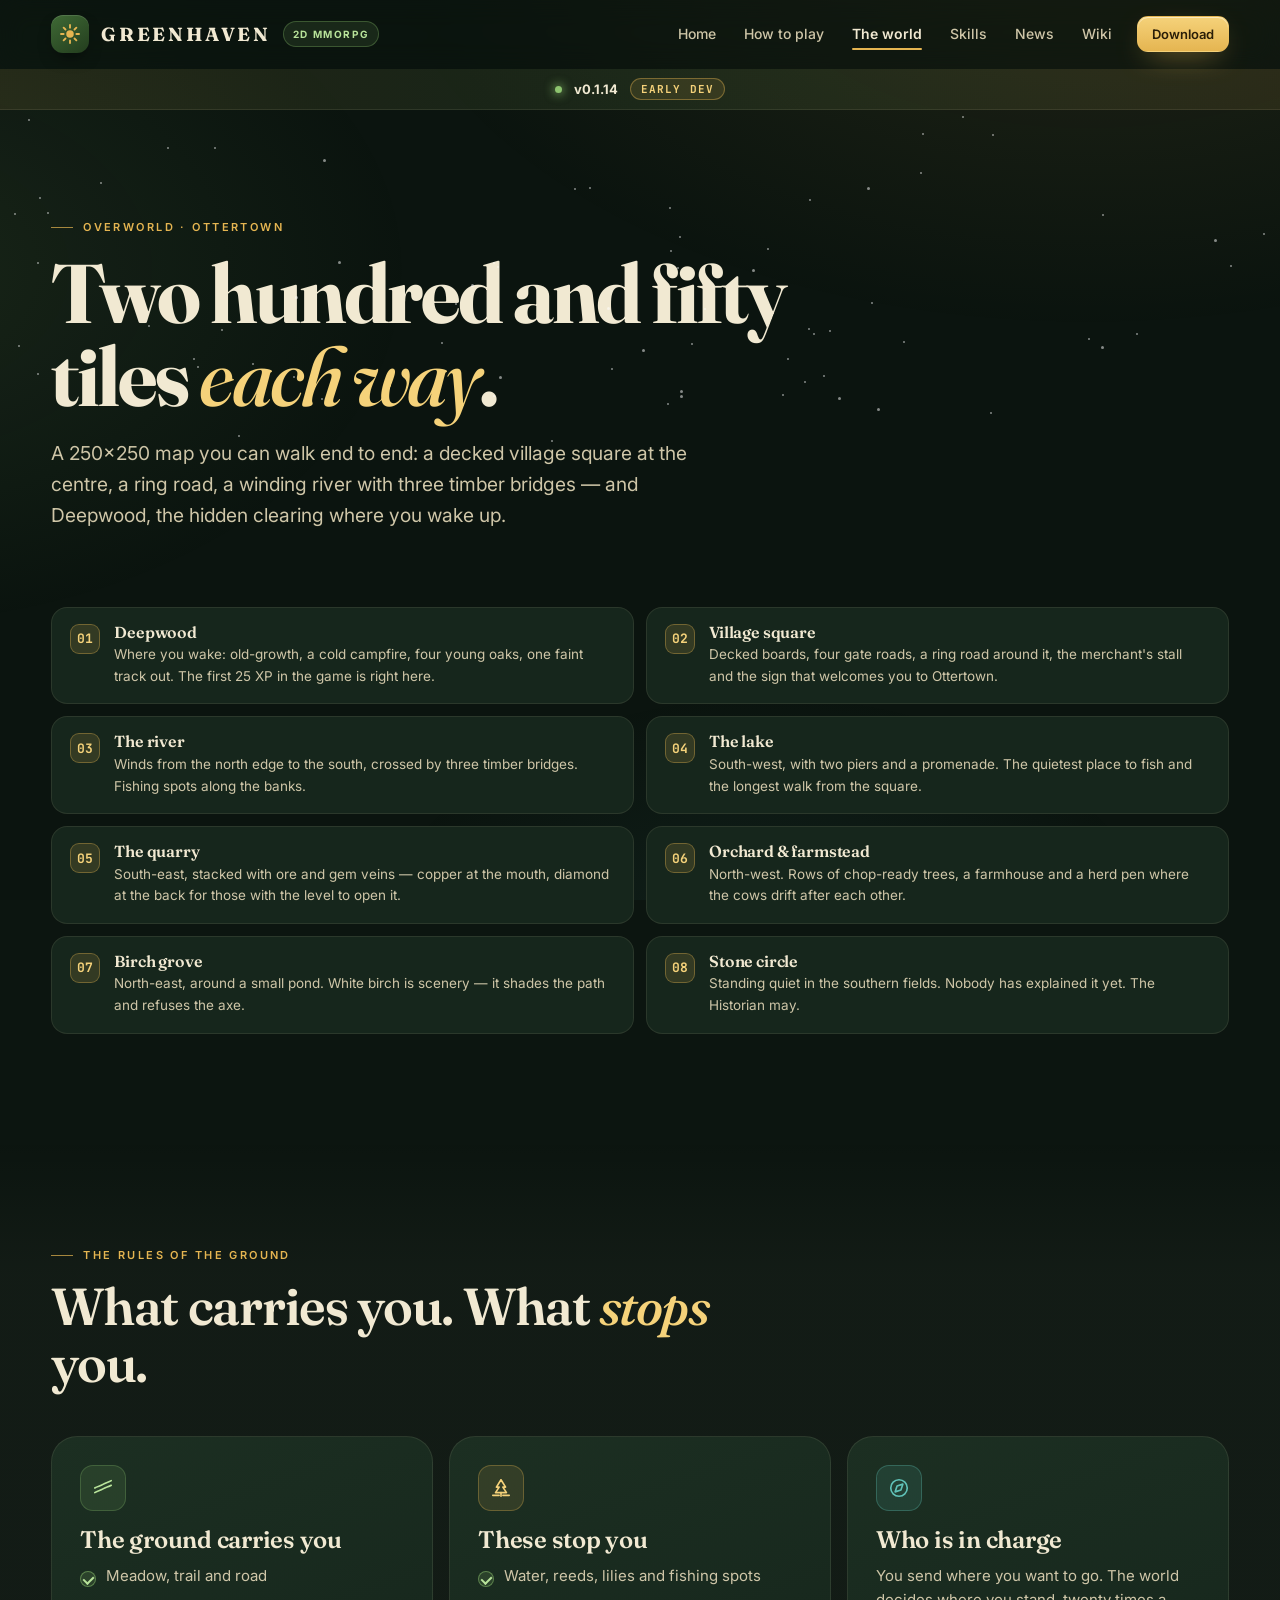
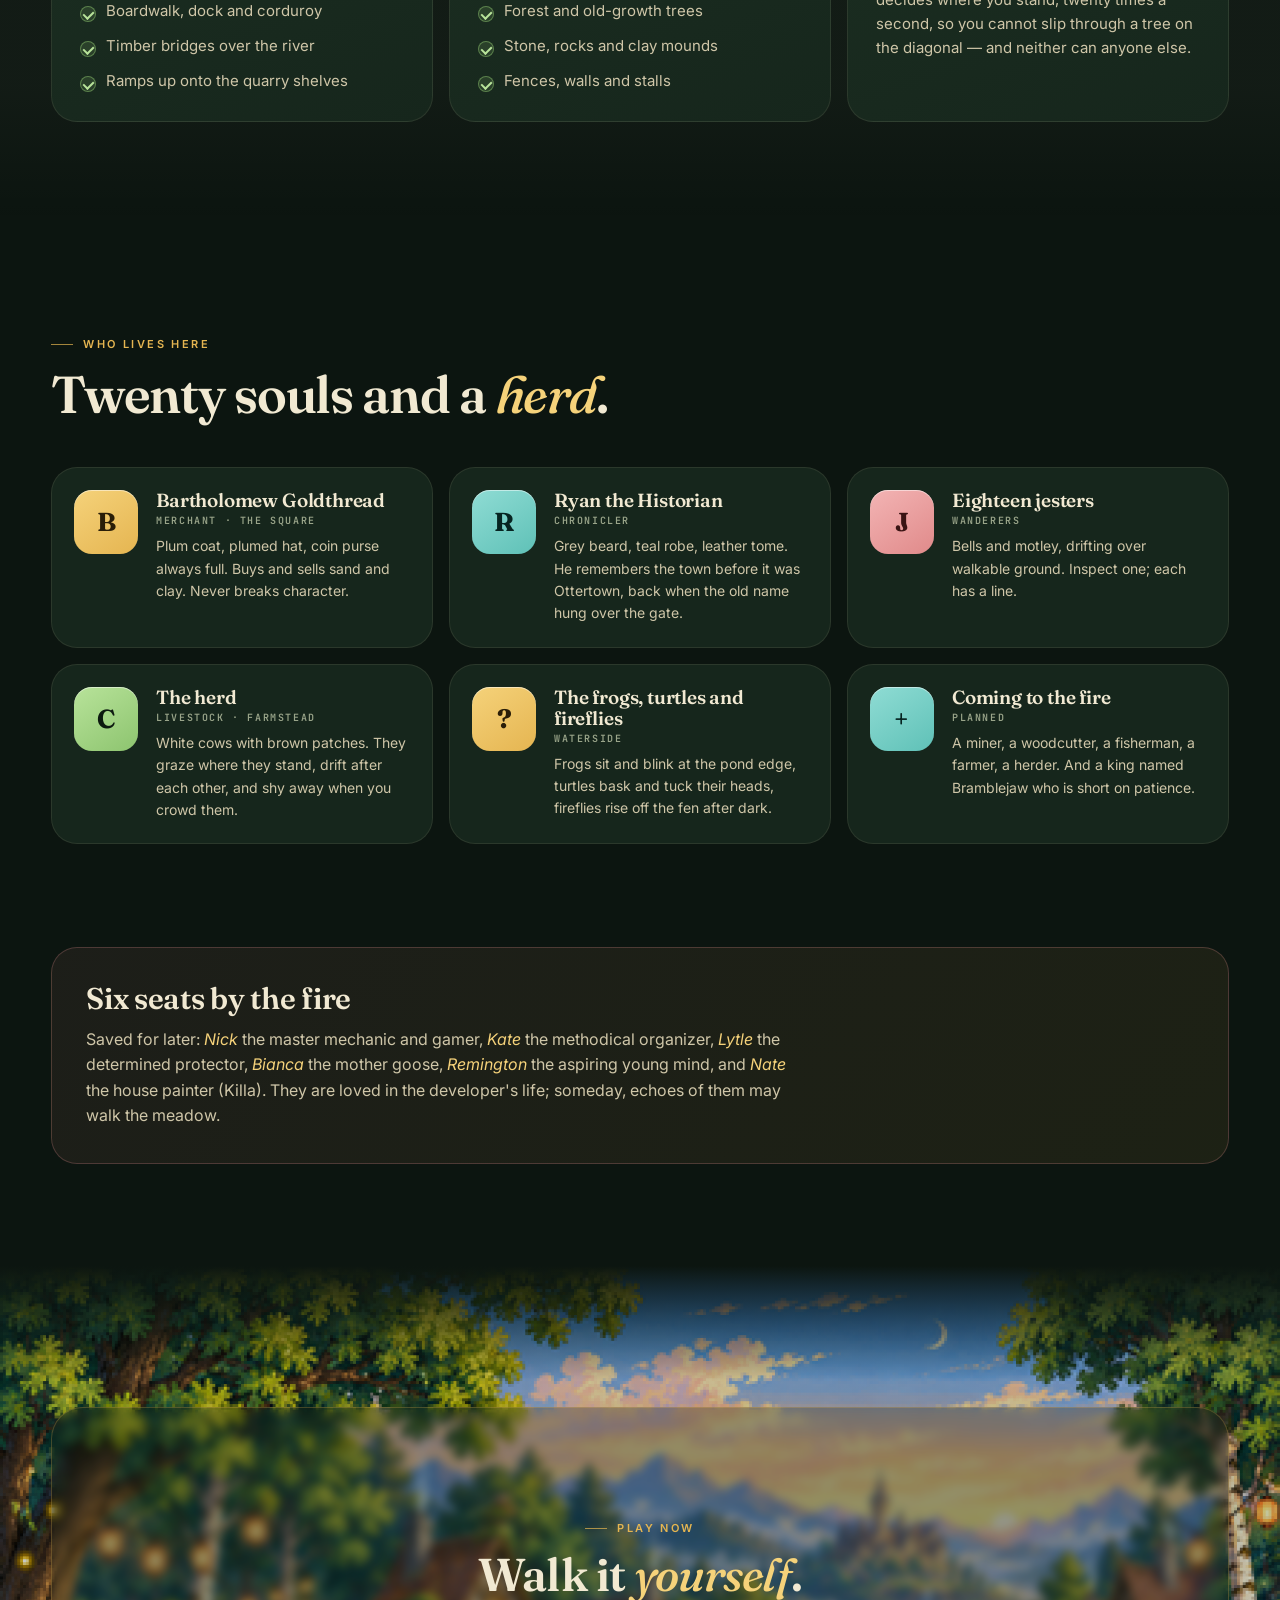
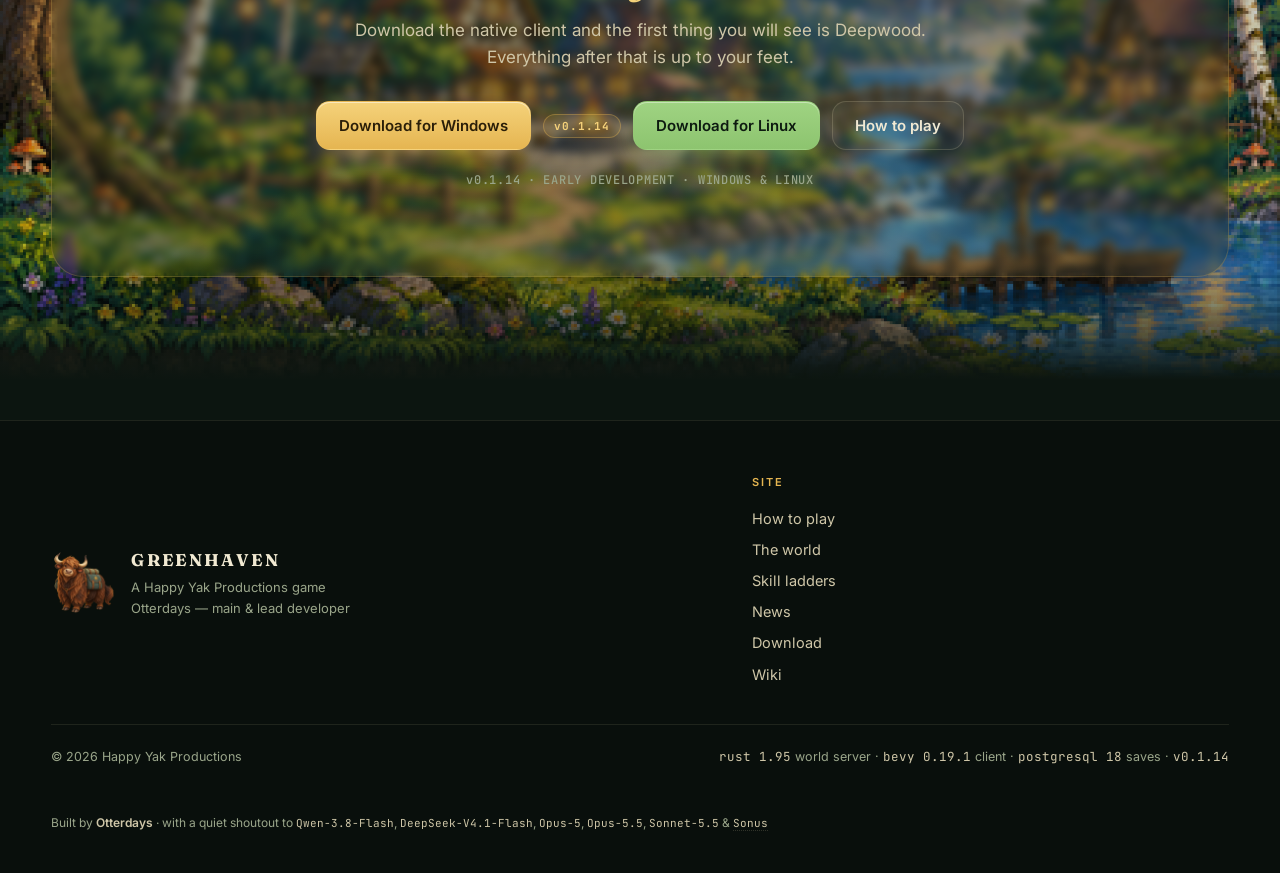
<file: world.html>
<!doctype html>
<html lang="en" class="no-js">
<head>
  <meta charset="UTF-8">
  <meta name="viewport" content="width=device-width, initial-scale=1">
  <title>The world — Greenhaven</title>
  <meta name="description" content="Ottertown and the 250×250 meadow around it: a decked square, a ring road, a river with three bridges, a lake, an orchard, a quarry, a stone circle — and Deepwood, where you wake up.">
  <meta name="theme-color" content="#0c1510">
  <meta property="og:title" content="The world — Greenhaven">
  <meta property="og:description" content="A 250×250 world you can walk end to end.">
  <meta property="og:type" content="website">
  <meta property="og:image" content="https://otterdays.github.io/Greenhaven/assets/happy-yak.png">
  <link rel="icon" type="image/svg+xml" href="assets/favicon.svg">
  <script>document.documentElement.classList.replace('no-js','js')</script>
  <link rel="stylesheet" href="style.css">
</head>
<body>
  <header class="site" id="header">
    <div class="shell">
      <a class="brand" href="index.html">
        <span class="mark" aria-hidden="true"><svg viewBox="0 0 64 64" fill="none"><circle cx="32" cy="32" r="10" fill="#e5b551"/><g stroke="#e5b551" stroke-width="5" stroke-linecap="round"><path d="M32 8v7M32 49v7M8 32h7M49 32h7"/><path d="M15 15l5 5M44 44l5 5M49 15l-5 5M20 44l-5 5"/></g></svg></span>
        GREENHAVEN <small>2D MMORPG</small>
      </a>
      <button class="nav-toggle" type="button" aria-expanded="false" aria-controls="site-nav">Menu</button>
      <nav class="top" id="site-nav">
        <a href="index.html">Home</a>
        <a href="play.html">How to play</a>
        <a href="world.html" aria-current="page">The world</a>
        <a href="skills.html">Skills</a>
        <a href="news.html">News</a>
        <a href="https://greenhaven-wiki.getlullpod.com/">Wiki</a>
        <a class="btn gold sm" href="download.html">Download</a>
      </nav>
    </div>
  </header>

  <div class="announce" role="status">
    <span class="dot" aria-hidden="true"></span>
    <span><strong>v0.1.14</strong></span>
    <span class="badge">EARLY DEV</span>
  </div>

  <main>
    <section class="page-head">
      <div class="stars" aria-hidden="true" id="stars"></div>
      <div class="shell">
        <div class="eyebrow">Overworld · Ottertown</div>
        <h1>Two hundred and fifty<br>tiles <em>each way</em>.</h1>
        <p class="lede">A 250×250 map you can walk end to end: a decked village square at the centre, a ring road, a winding river with three timber bridges — and Deepwood, the hidden clearing where you wake up.</p>
      </div>
    </section>

    <section class="sec tight">
      <div class="shell">
        <!-- schematic offline for now (2026-09) — drop the "off" class to bring it back -->
        <div class="map-fig reveal off">
          <svg viewBox="0 0 800 520" role="img" aria-labelledby="mapTitle">
            <title id="mapTitle">Schematic of the Ottertown overworld, not to scale</title>
            <defs>
              <pattern id="grass" width="8" height="8" patternUnits="userSpaceOnUse"><rect width="8" height="8" fill="#1e3a26"/><circle cx="2" cy="2" r=".7" fill="#264a2f"/><circle cx="6" cy="6" r=".7" fill="#264a2f"/></pattern>
              <pattern id="forest" width="12" height="12" patternUnits="userSpaceOnUse"><rect width="12" height="12" fill="#14281a"/><circle cx="6" cy="6" r="3" fill="#1a3320"/><circle cx="0" cy="0" r="2" fill="#1a3320"/></pattern>
              <linearGradient id="water" x1="0" x2="1" y1="0" y2="1"><stop offset="0" stop-color="#2f7d9a"/><stop offset="1" stop-color="#24607a"/></linearGradient>
              <radialGradient id="fire"><stop offset="0" stop-color="#ffd27a"/><stop offset=".5" stop-color="#e5883c"/><stop offset="1" stop-color="#e5883c" stop-opacity="0"/></radialGradient>
            </defs>
            <rect width="800" height="520" fill="url(#grass)"/>
            <!-- forests -->
            <path d="M0 0h230c-20 60-60 100-120 130S30 190 0 210z" fill="url(#forest)"/>
            <path d="M560 0h240v140c-60-10-120-40-160-70s-60-40-80-70z" fill="url(#forest)"/>
            <path d="M0 400c60-20 120-10 170 30s40 90 20 90H0z" fill="url(#forest)"/>
            <!-- river -->
            <path d="M520 0c-30 70 10 120-30 180s-120 80-110 150 60 110 40 190" fill="none" stroke="url(#water)" stroke-width="22" stroke-linecap="round"/>
            <path d="M520 0c-30 70 10 120-30 180s-120 80-110 150 60 110 40 190" fill="none" stroke="#5fc1b7" stroke-width="2" stroke-dasharray="3 9" opacity=".5"/>
            <!-- lake SW -->
            <ellipse cx="120" cy="380" rx="86" ry="52" fill="url(#water)"/>
            <rect x="150" y="360" width="46" height="6" fill="#8b6a3e"/><rect x="120" y="405" width="6" height="34" fill="#8b6a3e"/>
            <!-- pond NE -->
            <ellipse cx="690" cy="110" rx="34" ry="24" fill="url(#water)"/>
            <!-- ring road + gates -->
            <circle cx="400" cy="260" r="120" fill="none" stroke="#7d6748" stroke-width="10"/>
            <path d="M400 140V60M400 380v80M280 260H180M520 260h100" stroke="#7d6748" stroke-width="10" stroke-linecap="round"/>
            <!-- square -->
            <rect x="352" y="212" width="96" height="96" rx="8" fill="#9a7a4b" stroke="#c9a266" stroke-width="2"/>
            <rect x="372" y="232" width="56" height="56" rx="4" fill="#b08a55"/>
            <!-- bridges -->
            <g fill="#a2814f" stroke="#d6b27a" stroke-width="1.5">
              <rect x="478" y="94" width="30" height="12" rx="2" transform="rotate(75 493 100)"/>
              <rect x="440" y="192" width="30" height="12" rx="2" transform="rotate(-40 455 198)"/>
              <rect x="405" y="378" width="30" height="12" rx="2" transform="rotate(-70 420 384)"/>
            </g>
            <!-- orchard NW -->
            <g fill="#3d7a3f"><circle cx="110" cy="260" r="7"/><circle cx="132" cy="260" r="7"/><circle cx="154" cy="260" r="7"/><circle cx="110" cy="284" r="7"/><circle cx="132" cy="284" r="7"/><circle cx="154" cy="284" r="7"/><circle cx="110" cy="308" r="7"/><circle cx="132" cy="308" r="7"/><circle cx="154" cy="308" r="7"/></g>
            <!-- farmstead + pen -->
            <rect x="200" y="150" width="34" height="24" rx="2" fill="#8b5a3c"/><rect x="242" y="150" width="50" height="36" fill="none" stroke="#c9a266" stroke-width="2" stroke-dasharray="4 3"/>
            <!-- stone circle -->
            <g fill="#8c8c86"><circle cx="250" cy="430" r="3"/><circle cx="262" cy="422" r="3"/><circle cx="274" cy="430" r="3"/><circle cx="274" cy="444" r="3"/><circle cx="262" cy="452" r="3"/><circle cx="250" cy="444" r="3"/></g>
            <!-- quarry SE -->
            <path d="M600 380l70-30 60 40-20 70-90 10z" fill="#5a5a55"/>
            <g fill="#e5b551"><circle cx="640" cy="400" r="3"/><circle cx="680" cy="420" r="3"/><circle cx="655" cy="445" r="3"/></g>
            <g fill="#5fc1b7"><circle cx="700" cy="395" r="2.5"/><circle cx="625" cy="430" r="2.5"/></g>
            <!-- birch grove NE -->
            <g fill="#d8dcc8"><circle cx="650" cy="80" r="4"/><circle cx="735" cy="90" r="4"/><circle cx="720" cy="140" r="4"/><circle cx="660" cy="145" r="4"/></g>
            <!-- deepwood + campfire -->
            <circle cx="60" cy="90" r="26" fill="#1e3a26"/>
            <circle cx="60" cy="90" r="6" fill="url(#fire)"/>
            <g fill="#3d7a3f"><circle cx="44" cy="76" r="5"/><circle cx="76" cy="76" r="5"/><circle cx="44" cy="106" r="5"/><circle cx="76" cy="106" r="5"/></g>
            <path d="M86 92c30 10 60 30 90 60" fill="none" stroke="#5b4a33" stroke-width="3" stroke-dasharray="5 6"/>
            <!-- labels -->
            <g class="lm"><circle cx="400" cy="260" r="5" fill="#e5b551"/><text x="400" y="330" text-anchor="middle">Village square</text></g>
            <g class="lm"><circle cx="60" cy="90" r="5" fill="#e5b551"/><text x="60" y="130" text-anchor="middle">Deepwood</text></g>
            <g class="lm"><circle cx="120" cy="380" r="5" fill="#e5b551"/><text x="120" y="450" text-anchor="middle">The lake</text></g>
            <g class="lm"><circle cx="132" cy="284" r="5" fill="#e5b551"/><text x="132" y="335" text-anchor="middle">Orchard</text></g>
            <g class="lm"><circle cx="262" cy="437" r="5" fill="#e5b551"/><text x="262" y="475" text-anchor="middle">Stone circle</text></g>
            <g class="lm"><circle cx="660" cy="420" r="5" fill="#e5b551"/><text x="660" y="490" text-anchor="middle">The quarry</text></g>
            <g class="lm"><circle cx="690" cy="110" r="5" fill="#e5b551"/><text x="690" y="165" text-anchor="middle">Birch grove</text></g>
            <g class="lm"><circle cx="245" cy="168" r="5" fill="#e5b551"/><text x="245" y="205" text-anchor="middle">Farmstead</text></g>
            <text x="790" y="510" text-anchor="end" opacity=".55">Schematic · not to scale</text>
          </svg>
          <div class="legend">
            <span><i style="--s:#9a7a4b"></i>Decked square</span>
            <span><i style="--s:#7d6748"></i>Ring road &amp; gates</span>
            <span><i style="--s:#2f7d9a"></i>River, lake, pond</span>
            <span><i style="--s:#a2814f"></i>Timber bridges</span>
            <span><i style="--s:#1a3320"></i>Old-growth forest</span>
            <span><i style="--s:#5a5a55"></i>Quarry</span>
            <span><i style="--s:#e5b551"></i>Landmark</span>
          </div>
        </div>
        <div class="landmarks">
          <div class="lmk reveal"><b>01</b><div><h4>Deepwood</h4><p>Where you wake: old-growth, a cold campfire, four young oaks, one faint track out. The first 25 XP in the game is right here.</p></div></div>
          <div class="lmk reveal" style="--d:.05s"><b>02</b><div><h4>Village square</h4><p>Decked boards, four gate roads, a ring road around it, the merchant's stall and the sign that welcomes you to Ottertown.</p></div></div>
          <div class="lmk reveal" style="--d:.1s"><b>03</b><div><h4>The river</h4><p>Winds from the north edge to the south, crossed by three timber bridges. Fishing spots along the banks.</p></div></div>
          <div class="lmk reveal" style="--d:.15s"><b>04</b><div><h4>The lake</h4><p>South-west, with two piers and a promenade. The quietest place to fish and the longest walk from the square.</p></div></div>
          <div class="lmk reveal" style="--d:.2s"><b>05</b><div><h4>The quarry</h4><p>South-east, stacked with ore and gem veins — copper at the mouth, diamond at the back for those with the level to open it.</p></div></div>
          <div class="lmk reveal" style="--d:.25s"><b>06</b><div><h4>Orchard &amp; farmstead</h4><p>North-west. Rows of chop-ready trees, a farmhouse and a herd pen where the cows drift after each other.</p></div></div>
          <div class="lmk reveal" style="--d:.3s"><b>07</b><div><h4>Birch grove</h4><p>North-east, around a small pond. White birch is scenery — it shades the path and refuses the axe.</p></div></div>
          <div class="lmk reveal" style="--d:.35s"><b>08</b><div><h4>Stone circle</h4><p>Standing quiet in the southern fields. Nobody has explained it yet. The Historian may.</p></div></div>
        </div>
      </div>
    </section>

    <section class="sec band">
      <div class="shell">
        <div class="sec-head reveal">
          <div class="eyebrow">The rules of the ground</div>
          <h2 class="sec-title">What carries you. What <em>stops</em> you.</h2>
        </div>
        <div class="bento">
          <article class="tile w2 reveal">
            <span class="icon" aria-hidden="true"><svg viewBox="0 0 24 24" fill="none" stroke="currentColor" stroke-width="1.8" stroke-linecap="round" stroke-linejoin="round"><path d="M3 17c3-2 6-2 9-4s6-2 9-4"/><path d="M3 12c3-2 6-2 9-4s6-2 9-4"/></svg></span>
            <h3>The ground carries you</h3>
            <ul class="ticks"><li>Meadow, trail and road</li><li>Boardwalk, dock and corduroy</li><li>Timber bridges over the river</li><li>Ramps up onto the quarry shelves</li></ul>
          </article>
          <article class="tile w2 reveal" style="--d:.08s">
            <span class="icon gold" aria-hidden="true"><svg viewBox="0 0 24 24" fill="none" stroke="currentColor" stroke-width="1.8" stroke-linecap="round" stroke-linejoin="round"><path d="M12 3 7 11h3l-4 6h12l-4-6h3z"/><path d="M12 17v4"/><path d="M3 20h7M14 20h7"/></svg></span>
            <h3>These stop you</h3>
            <ul class="ticks"><li>Water, reeds, lilies and fishing spots</li><li>Forest and old-growth trees</li><li>Stone, rocks and clay mounds</li><li>Fences, walls and stalls</li></ul>
          </article>
          <article class="tile w2 reveal" style="--d:.16s">
            <span class="icon teal" aria-hidden="true"><svg viewBox="0 0 24 24" fill="none" stroke="currentColor" stroke-width="1.8" stroke-linecap="round" stroke-linejoin="round"><circle cx="12" cy="12" r="9"/><path d="M16.2 7.8l-2.1 6.3-6.3 2.1 2.1-6.3z"/></svg></span>
            <h3>Who is in charge</h3>
            <p>You send where you want to go. The world decides where you stand, twenty times a second, so you cannot slip through a tree on the diagonal — and neither can anyone else.</p>
          </article>
        </div>
      </div>
    </section>

    <section class="sec">
      <div class="shell">
        <div class="sec-head reveal">
          <div class="eyebrow">Who lives here</div>
          <h2 class="sec-title">Twenty souls and a <em>herd</em>.</h2>
        </div>
        <div class="folk">
          <article class="person reveal"><span class="av" aria-hidden="true">B</span><div><h3>Bartholomew Goldthread</h3><div class="role">Merchant · the square</div><p>Plum coat, plumed hat, coin purse always full. Buys and sells sand and clay. Never breaks character.</p></div></article>
          <article class="person reveal" style="--d:.08s"><span class="av teal" aria-hidden="true">R</span><div><h3>Ryan the Historian</h3><div class="role">Chronicler</div><p>Grey beard, teal robe, leather tome. He remembers the town before it was Ottertown, back when the old name hung over the gate.</p></div></article>
          <article class="person reveal" style="--d:.16s"><span class="av rose" aria-hidden="true">J</span><div><h3>Eighteen jesters</h3><div class="role">Wanderers</div><p>Bells and motley, drifting over walkable ground. Inspect one; each has a line.</p></div></article>
          <article class="person reveal" style="--d:.24s"><span class="av moss" aria-hidden="true">C</span><div><h3>The herd</h3><div class="role">Livestock · farmstead</div><p>White cows with brown patches. They graze where they stand, drift after each other, and shy away when you crowd them.</p></div></article>
          <article class="person reveal" style="--d:.32s"><span class="av" aria-hidden="true">?</span><div><h3>The frogs, turtles and fireflies</h3><div class="role">Waterside</div><p>Frogs sit and blink at the pond edge, turtles bask and tuck their heads, fireflies rise off the fen after dark.</p></div></article>
          <article class="person reveal" style="--d:.4s"><span class="av teal" aria-hidden="true">+</span><div><h3>Coming to the fire</h3><div class="role">Planned</div><p>A miner, a woodcutter, a fisherman, a farmer, a herder. And a king named Bramblejaw who is short on patience.</p></div></article>
        </div>
      </div>
    </section>

    <section class="sec tight">
      <div class="shell">
        <div class="futures reveal">
          <h2>Six seats by the fire</h2>
          <p>Saved for later: <em>Nick</em> the master mechanic and gamer, <em>Kate</em> the methodical organizer, <em>Lytle</em> the determined protector, <em>Bianca</em> the mother goose, <em>Remington</em> the aspiring young mind, and <em>Nate</em> the house painter (Killa). They are loved in the developer's life; someday, echoes of them may walk the meadow.</p>
        </div>
      </div>
    </section>

    <section class="sec cta-band" id="download">
      <div class="shell">
        <div class="cta reveal">
          <div class="fireflies" aria-hidden="true"><i style="--x:10%;--y:40%;--t:9s"></i><i style="--x:25%;--y:75%;--t:11s;--d:-3s;--dx:-40px"></i><i style="--x:50%;--y:15%;--t:8s;--d:-5s"></i><i style="--x:70%;--y:65%;--t:12s;--d:-1s;--dx:50px;--dy:-20px"></i><i style="--x:88%;--y:30%;--t:10s;--d:-7s"></i></div>
          <div class="eyebrow" style="justify-content:center">Play now</div>
          <h2>Walk it <em>yourself</em>.</h2>
          <p>Download the native client and the first thing you will see is Deepwood. Everything after that is up to your feet.</p>
          <div class="actions center">
            <a class="btn gold" href="https://www.dropbox.com/scl/fi/25g4soht4o6xegkb9o0wa/GreenhavenSetup-0.1.14.exe?rlkey=ykxdpvf8jsnbzmek4ic28tegk&amp;st=qxoagngr&amp;dl=1">Download for Windows</a>
            <span class="vchip">v0.1.14</span>
            <a class="btn moss" href="https://www.dropbox.com/scl/fi/879lr5t2764r40r1vs7pr/Greenhaven-linux-20260917.tar.gz?rlkey=p2utkld8kdhymnxmqbs8xuqi9&amp;st=f24wg89z&amp;dl=1">Download for Linux</a>
            <a class="btn ghost" href="play.html">How to play</a>
          </div>
          <p class="micro">v0.1.14 · EARLY DEVELOPMENT · WINDOWS &amp; LINUX</p>
        </div>
      </div>
    </section>
  </main>

  <footer class="site">
    <div class="shell foot">
      <div class="f-brand">
        <img class="yak" src="assets/happy-yak.png" alt="">
        <div>
          <strong>GREENHAVEN</strong>
          <span>A Happy Yak Productions game<br>Otterdays — main &amp; lead developer</span>
        </div>
      </div>
      <div class="f-col">
        <h4>Site</h4>
        <a href="play.html">How to play</a>
        <a href="world.html">The world</a>
        <a href="skills.html">Skill ladders</a>
        <a href="news.html">News</a>
        <a href="download.html">Download</a>
        <a href="https://greenhaven-wiki.getlullpod.com/">Wiki</a>
      </div>
      <div class="f-meta">
        <span>&copy; <span id="year">2026</span> Happy Yak Productions</span>
        <span><code>rust 1.95</code> world server · <code>bevy 0.19.1</code> client · <code>postgresql 18</code> saves · <code>v0.1.14</code></span>
      </div>
      <div class="f-thanks">
        <span>Built by <strong>Otterdays</strong> · with a quiet shoutout to <code>Qwen-3.8-Flash</code>, <code>DeepSeek-V4.1-Flash</code>, <code>Opus-5</code>, <code>Opus-5.5</code>, <code>Sonnet-5.5</code> &amp; <code title="the sleeper model">Sonus</code></span>
      </div>
    </div>
  </footer>
  <script src="site.js"></script>
</body>
</html>
</file>
<file: style.css>
@import url('https://fonts.googleapis.com/css2?family=Fraunces:ital,opsz,wght@0,9..144,500;0,9..144,600;0,9..144,700;0,9..144,800;1,9..144,500;1,9..144,600&family=Inter:wght@400;500;600;700&family=JetBrains+Mono:wght@500;600&display=swap');

/* =========================================================
   Greenhaven porch site - "lantern night" theme
   ========================================================= */
:root{
  color-scheme:dark;
  --bg:#0c1510;
  --bg-2:#101c14;
  --bg-3:#15241a;
  --panel:#16261c;
  --panel-2:#1c2f22;
  --line:rgba(226,214,176,.10);
  --line-2:rgba(226,214,176,.18);
  --ink:#f1e9d2;
  --ink-2:#cfc6a8;
  --muted:#9aa58a;
  --moss:#8dc46f;
  --moss-2:#b8e39a;
  --moss-ink:#0d1a10;
  --gold:#e5b551;
  --gold-2:#f5d27a;
  --gold-ink:#2a1e08;
  --teal:#5fc1b7;
  --ember:#ff9b54;
  --rose:#e08a8a;
  --font-display:'Fraunces',Georgia,serif;
  --font-body:'Inter',system-ui,sans-serif;
  --font-mono:'JetBrains Mono',ui-monospace,Consolas,monospace;
  --r:18px;
  --r-lg:26px;
  --shadow:0 30px 60px -30px rgba(0,0,0,.7);
  --glow-gold:0 0 0 1px rgba(229,181,81,.35),0 10px 40px -10px rgba(229,181,81,.45);
  --shell:min(1180px,92vw);
}
*{box-sizing:border-box}
html{scroll-behavior:smooth}
@media (prefers-reduced-motion:reduce){html{scroll-behavior:auto}}
body{
  margin:0;
  font-family:var(--font-body);
  font-size:16px;
  line-height:1.6;
  color:var(--ink);
  background:var(--bg);
  -webkit-font-smoothing:antialiased;
  overflow-x:hidden;
}
body::before{
  content:"";position:fixed;inset:0;z-index:-2;pointer-events:none;
  background:
    radial-gradient(1200px 700px at 85% -10%,rgba(229,181,81,.10),transparent 60%),
    radial-gradient(900px 600px at -10% 30%,rgba(141,196,111,.10),transparent 60%),
    radial-gradient(700px 500px at 60% 110%,rgba(95,193,183,.08),transparent 60%);
}
body::after{
  content:"";position:fixed;inset:0;z-index:-1;pointer-events:none;opacity:.35;
  background-image:url("data:image/svg+xml;utf8,<svg xmlns='http://www.w3.org/2000/svg' width='160' height='160'><filter id='n'><feTurbulence type='fractalNoise' baseFrequency='.9' numOctaves='2' stitchTiles='stitch'/><feColorMatrix values='0 0 0 0 0 0 0 0 0 0 0 0 0 0 0 0 0 0 .06 0'/></filter><rect width='160' height='160' filter='url(%23n)'/></svg>");
}
::selection{background:rgba(229,181,81,.35);color:#fff}
a{color:var(--moss-2);text-decoration:none}
a:hover{text-decoration:underline;text-decoration-thickness:1px;text-underline-offset:3px}
h1,h2,h3,h4{font-family:var(--font-display);font-weight:600;color:var(--ink);margin:0;line-height:1.1;letter-spacing:-.01em}
p{margin:0}
img{max-width:100%;display:block}
.shell{width:var(--shell);margin-inline:auto}
:focus-visible{outline:2px solid var(--gold);outline-offset:3px;border-radius:6px}
.sr{position:absolute;width:1px;height:1px;overflow:hidden;clip:rect(0 0 0 0)}
kbd,.key{font-family:var(--font-mono);font-size:12px;font-weight:600;letter-spacing:.02em;color:var(--ink);background:linear-gradient(#26392b,#182619);border:1px solid var(--line-2);border-bottom-width:3px;border-radius:8px;padding:4px 9px;white-space:nowrap}

/* ---------- type scale ---------- */
.eyebrow{display:inline-flex;align-items:center;gap:10px;font:600 11px/1 var(--font-body);letter-spacing:.22em;text-transform:uppercase;color:var(--gold)}
.eyebrow::before{content:"";width:22px;height:1px;background:currentColor;opacity:.7}
.h-display{font-size:clamp(46px,7.4vw,96px);font-weight:700;line-height:.98;letter-spacing:-.03em;margin:18px 0 22px}
.h-display em{font-style:italic;font-weight:500;color:var(--gold-2)}
.h-display .under{position:relative;white-space:nowrap}
.h-display .under::after{content:"";position:absolute;left:0;right:0;bottom:.06em;height:.14em;background:linear-gradient(90deg,var(--moss),var(--teal));border-radius:99px;opacity:.55;z-index:-1}
.sec-title{font-size:clamp(32px,4.2vw,52px);font-weight:600;letter-spacing:-.025em;margin:14px 0 14px}
.sec-title em{font-style:italic;color:var(--gold-2);font-weight:500}
.lede{font-size:clamp(17px,1.5vw,20px);line-height:1.6;color:var(--ink-2);max-width:56ch}
.sec-sub{font-size:17px;color:var(--ink-2);max-width:62ch}
.sec-head{max-width:760px;margin-bottom:44px}
.sec-head.center{margin-inline:auto;text-align:center}
.sec-head.center .eyebrow::before{display:none}

/* ---------- buttons ---------- */
.btn{display:inline-flex;align-items:center;gap:10px;font:600 15px var(--font-body);padding:14px 22px;border-radius:14px;border:1px solid transparent;cursor:pointer;transition:transform .18s ease,box-shadow .25s ease,background .2s ease,border-color .2s ease;white-space:nowrap}
.btn:hover{text-decoration:none;transform:translateY(-2px)}
.btn:active{transform:translateY(0)}
.btn svg{width:18px;height:18px;flex-shrink:0}
.btn.gold{background:linear-gradient(180deg,var(--gold-2),var(--gold));color:var(--gold-ink);box-shadow:0 10px 30px -12px rgba(229,181,81,.8),inset 0 1px 0 rgba(255,255,255,.5)}
.btn.gold:hover{box-shadow:0 18px 40px -12px rgba(229,181,81,.9),inset 0 1px 0 rgba(255,255,255,.6)}
.btn.moss{background:linear-gradient(180deg,#9fd382,var(--moss));color:var(--moss-ink);box-shadow:0 10px 30px -12px rgba(141,196,111,.8),inset 0 1px 0 rgba(255,255,255,.4)}
.btn.ghost{background:rgba(241,233,210,.04);border-color:var(--line-2);color:var(--ink)}
.btn.ghost:hover{background:rgba(241,233,210,.09);border-color:rgba(226,214,176,.3)}
.btn.sm{padding:9px 14px;font-size:13px;border-radius:11px}
.btn .sub{font-weight:500;font-size:12px;opacity:.7;margin-left:2px}
.vchip{align-self:center;font:700 11px var(--font-mono);letter-spacing:.08em;color:var(--gold-2);background:rgba(229,181,81,.10);border:1px solid rgba(229,181,81,.35);padding:4px 10px;border-radius:999px;white-space:nowrap}
.actions{display:flex;flex-wrap:wrap;gap:12px;margin-top:30px}
.actions.center{justify-content:center}

/* ---------- header ---------- */
header.site{position:sticky;top:0;z-index:60;backdrop-filter:blur(14px) saturate(1.2);-webkit-backdrop-filter:blur(14px) saturate(1.2);background:rgba(12,21,16,.55);border-bottom:1px solid transparent;transition:border-color .25s,background .25s}
header.site.scrolled{border-bottom-color:var(--line);background:rgba(12,21,16,.82)}
header.site .shell{display:flex;align-items:center;justify-content:space-between;gap:18px;padding:14px 0}
.brand{display:flex;align-items:center;gap:12px;font-family:var(--font-display);font-weight:700;font-size:19px;letter-spacing:.14em;color:var(--ink)}
.brand:hover{text-decoration:none}
.brand .mark{display:grid;place-items:center;width:38px;height:38px;border-radius:12px;background:linear-gradient(145deg,#3f6a35,#233d1e);box-shadow:0 8px 18px -8px rgba(0,0,0,.8),inset 0 1px 0 rgba(255,255,255,.12)}
.brand .mark svg{width:24px;height:24px}
.brand small{font-family:var(--font-body);font-size:10px;font-weight:700;letter-spacing:.16em;color:var(--moss-2);background:rgba(141,196,111,.12);border:1px solid rgba(141,196,111,.3);border-radius:999px;padding:4px 9px}
nav.top{display:flex;align-items:center;gap:2px;font-size:14px;font-weight:500}
nav.top a{color:var(--ink-2);padding:9px 13px;border-radius:10px;position:relative}
nav.top a:hover{color:var(--ink);background:rgba(241,233,210,.06);text-decoration:none}
nav.top a[aria-current=page]{color:var(--ink);font-weight:600}
nav.top a[aria-current=page]::after{content:"";position:absolute;left:13px;right:13px;bottom:4px;height:2px;border-radius:2px;background:var(--gold)}
nav.top .btn{margin-left:10px}
nav.top .btn::after{display:none}
.nav-toggle{display:none;background:rgba(241,233,210,.06);border:1px solid var(--line-2);color:var(--ink);font:600 13px var(--font-body);padding:9px 14px;border-radius:10px;cursor:pointer}

/* ---------- announce ---------- */
.announce{display:flex;align-items:center;justify-content:center;gap:12px;flex-wrap:wrap;padding:9px 20px;background:linear-gradient(90deg,rgba(229,181,81,.10),rgba(141,196,111,.10),rgba(229,181,81,.10));border-bottom:1px solid var(--line);font:500 13px var(--font-body);color:var(--ink-2);text-align:center}
.announce strong{color:var(--ink)}
.announce .badge{font:700 11px var(--font-mono);letter-spacing:.1em;color:var(--gold-2);background:rgba(229,181,81,.12);border:1px solid rgba(229,181,81,.4);padding:3px 10px;border-radius:999px}
.announce .dot{width:7px;height:7px;border-radius:50%;background:var(--moss);box-shadow:0 0 10px 2px rgba(141,196,111,.6);animation:pulse 2.2s ease-in-out infinite}
@keyframes pulse{0%,100%{opacity:1;transform:scale(1)}50%{opacity:.55;transform:scale(.8)}}

/* ---------- hero ---------- */
.hero{position:relative;display:flex;align-items:center;min-height:calc(100svh - 64px);padding:clamp(60px,9vw,120px) 0 clamp(84px,10vh,110px);overflow:hidden;background:url(assets/hero-meadow.png) center 62%/cover no-repeat #10201a}
.hero::before{content:"";position:absolute;inset:0;background:linear-gradient(180deg,rgba(9,17,12,.58) 0,rgba(9,17,12,.12) 34%,rgba(9,17,12,.22) 58%,rgba(12,21,16,.9) 100%)}
.hero .shell{position:relative;z-index:2}
.hero-copy{max-width:min(880px,92vw);margin-inline:auto;text-align:center}
.wordmark{font-family:var(--font-display);font-weight:700;font-size:clamp(40px,5.8vw,76px);line-height:1;letter-spacing:.08em;text-transform:uppercase;margin:0 0 16px;text-indent:.08em;text-shadow:0 2px 32px rgba(0,0,0,.6)}
.hero-tag{font-size:clamp(17px,1.7vw,21px);color:#efe7cf;text-shadow:0 1px 14px rgba(0,0,0,.6)}
.hero .actions{justify-content:center}
.monoline{display:flex;align-items:center;flex-wrap:wrap;justify-content:center;gap:4px 14px;width:fit-content;max-width:100%;margin:30px auto 0;padding:9px 16px;border-radius:12px;background:rgba(7,13,9,.55);border:1px solid rgba(226,214,176,.14);backdrop-filter:blur(6px);font:600 13px/1.4 var(--font-mono);letter-spacing:.06em;color:var(--ink-2)}
.monoline span{display:inline-flex;align-items:center;gap:8px;white-space:nowrap}
.monoline span+span::before{content:"·";color:var(--muted);margin-right:6px}
.monoline i{width:8px;height:8px;border-radius:50%;background:var(--moss);box-shadow:0 0 10px 2px rgba(141,196,111,.6);animation:pulse 2.2s ease-in-out infinite}
.hero-foot{position:absolute;left:0;right:0;bottom:0;z-index:2;padding-bottom:26px}
.hero-foot .shell{display:flex;align-items:flex-end;justify-content:space-between;gap:20px}
.scroll-cue{display:inline-flex;align-items:center;gap:12px;font:600 12px var(--font-body);letter-spacing:.2em;text-transform:uppercase;color:var(--gold-2)}
.scroll-cue::before{content:"";width:2px;height:26px;background:linear-gradient(var(--gold),transparent);border-radius:2px}
.stars{position:absolute;inset:0;z-index:0;pointer-events:none}
.stars i{position:absolute;width:2px;height:2px;border-radius:50%;background:#fff;opacity:.5;animation:twinkle var(--t,4s) ease-in-out infinite var(--d,0s)}
@keyframes twinkle{0%,100%{opacity:.15;transform:scale(.8)}50%{opacity:.85;transform:scale(1.2)}}
.motes{position:absolute;inset:0;z-index:1;pointer-events:none}
.motes i{position:absolute;width:3px;height:3px;border-radius:50%;background:#ffe9ad;box-shadow:0 0 8px 2px rgba(255,233,173,.55);opacity:0;animation:mote-drift var(--t,14s) linear infinite var(--d,0s)}
@keyframes mote-drift{0%{opacity:0;transform:translate(0,0)}12%{opacity:.85}55%{opacity:.4;transform:translate(var(--dx,34px),-42px)}88%{opacity:.7}100%{opacity:0;transform:translate(calc(var(--dx,34px)*-.4),-88px)}}

/* ---------- chapter divider ---------- */
.chapter{display:flex;align-items:center;gap:22px;margin:clamp(34px,5vw,56px) auto}
.chapter::before,.chapter::after{content:"";flex:1;height:1px;background:linear-gradient(90deg,transparent,var(--line-2) 30%,var(--line-2) 70%,transparent)}
.chapter span{font:600 12px var(--font-mono);letter-spacing:.3em;text-transform:uppercase;color:var(--gold);white-space:nowrap}

.stage{position:relative;perspective:1200px}
.window{position:relative;border-radius:var(--r-lg);overflow:hidden;background:var(--panel);border:1px solid var(--line-2);box-shadow:var(--shadow),0 0 0 1px rgba(0,0,0,.4),0 0 80px -20px rgba(229,181,81,.25);transform:rotateY(-6deg) rotateX(3deg);transition:transform .6s cubic-bezier(.2,.8,.2,1)}
.stage:hover .window{transform:rotateY(0) rotateX(0)}
.window .bar{display:flex;align-items:center;gap:7px;padding:11px 14px;background:linear-gradient(#1f3325,#172619);border-bottom:1px solid var(--line)}
.window .bar i{width:10px;height:10px;border-radius:50%;background:#3a4f3d}
.window .bar i:nth-child(1){background:#e07a6f}.window .bar i:nth-child(2){background:#e5b551}.window .bar i:nth-child(3){background:#8dc46f}
.window .bar .title{margin-left:auto;font:600 11px var(--font-mono);letter-spacing:.08em;color:var(--muted)}
.window img{width:100%;height:auto;image-rendering:pixelated}
.window .scan{position:absolute;inset:0;pointer-events:none;background:repeating-linear-gradient(0deg,rgba(0,0,0,.08) 0 1px,transparent 1px 3px);mix-blend-mode:multiply;opacity:.5}
.chip{position:absolute;display:inline-flex;align-items:center;gap:8px;font:600 13px var(--font-body);padding:9px 14px;border-radius:999px;background:rgba(22,38,28,.9);border:1px solid var(--line-2);color:var(--ink);box-shadow:var(--shadow);backdrop-filter:blur(8px);animation:float 6s ease-in-out infinite;z-index:3}
.chip b{font-family:var(--font-mono);font-size:13px}
.chip.xp{right:-14px;top:14%;--c:var(--moss-2)}
.chip.stride{left:-20px;bottom:22%;--c:var(--gold-2);animation-delay:-2.5s}
.chip.fish{right:8%;bottom:-14px;--c:var(--teal);animation-delay:-4s}
.chip b{color:var(--c)}
.chip::before{content:"";width:8px;height:8px;border-radius:50%;background:var(--c);box-shadow:0 0 10px var(--c)}
@keyframes float{0%,100%{transform:translateY(0)}50%{transform:translateY(-9px)}}

/* ---------- live world status ---------- */
[data-state=online]{--sc:var(--moss)}
[data-state=offline]{--sc:var(--rose)}
.live-pill{display:inline-flex;align-items:center;gap:7px;margin-bottom:14px;padding:4px 11px;border-radius:999px;border:1px solid var(--line-2);background:rgba(0,0,0,.18);font:600 11px var(--font-mono);letter-spacing:.1em;text-transform:uppercase;color:var(--sc,var(--muted))}
.live-pill i{width:7px;height:7px;border-radius:50%;background:var(--sc,var(--muted))}
.live-pill[data-state=online] i{box-shadow:0 0 10px 2px rgba(141,196,111,.55);animation:pulse 2.2s ease-in-out infinite}

/* ---------- sections ---------- */
.sec{padding:clamp(64px,8vw,110px) 0;position:relative}
.sec.tight{padding-top:0}
#download{scroll-margin-top:90px}
.sec.band{background:linear-gradient(180deg,transparent,rgba(241,233,210,.03) 20%,rgba(241,233,210,.03) 80%,transparent)}
.divider{height:1px;background:linear-gradient(90deg,transparent,var(--line-2),transparent)}

/* ---------- bento ---------- */
.bento{display:grid;grid-template-columns:repeat(6,1fr);gap:16px}
.tile{position:relative;overflow:hidden;padding:28px;border-radius:var(--r-lg);background:linear-gradient(160deg,var(--panel-2),var(--panel));border:1px solid var(--line);transition:transform .25s ease,border-color .25s ease,box-shadow .25s ease}
.tile:hover{transform:translateY(-4px);border-color:var(--line-2);box-shadow:var(--shadow)}
.tile::before{content:"";position:absolute;inset:-1px;border-radius:inherit;pointer-events:none;background:radial-gradient(500px circle at var(--mx,50%) var(--my,0%),rgba(229,181,81,.14),transparent 45%);opacity:0;transition:opacity .3s}
.tile:hover::before{opacity:1}
.tile>*{position:relative}
.tile.w3{grid-column:span 3}.tile.w2{grid-column:span 2}.tile.w4{grid-column:span 4}.tile.w6{grid-column:span 6}
.tile h3{font-size:24px;margin:16px 0 10px}
.tile p{color:var(--ink-2);font-size:15px}
.tile .icon{display:grid;place-items:center;width:46px;height:46px;border-radius:13px;background:rgba(141,196,111,.12);border:1px solid rgba(141,196,111,.25);color:var(--moss-2)}
.tile .icon svg{width:22px;height:22px}
.tile .icon.gold{background:rgba(229,181,81,.12);border-color:rgba(229,181,81,.3);color:var(--gold-2)}
.tile .icon.teal{background:rgba(95,193,183,.12);border-color:rgba(95,193,183,.3);color:var(--teal)}
.tile .tag{position:absolute;top:22px;right:22px;font:600 10px var(--font-mono);letter-spacing:.14em;text-transform:uppercase;color:var(--muted);border:1px solid var(--line);border-radius:999px;padding:4px 9px}
.tile.feature{display:grid;grid-template-columns:1.1fr .9fr;gap:24px;align-items:center;min-height:300px}
.tile.feature h3{font-size:32px}

/* fake chat */
.chatlog{display:flex;flex-direction:column;gap:8px;font:500 13px var(--font-mono);background:rgba(0,0,0,.35);border:1px solid var(--line);border-radius:16px;padding:14px}
.chatlog .l{display:flex;gap:9px;opacity:0;animation:chatin .5s ease forwards}
.chatlog .l:nth-child(1){animation-delay:.2s}.chatlog .l:nth-child(2){animation-delay:1.2s}.chatlog .l:nth-child(3){animation-delay:2.4s}.chatlog .l:nth-child(4){animation-delay:3.6s}
.chatlog b{color:var(--gold-2);font-weight:600}
.chatlog .npc b{color:var(--teal)}
.chatlog .sys{color:var(--muted);font-style:italic}
@keyframes chatin{to{opacity:1;transform:none}from{transform:translateY(6px)}}

/* mini map mosaic */
.mosaic{position:relative;border-radius:16px;overflow:hidden;border:1px solid var(--line);aspect-ratio:1.4;background:#1c3020;box-shadow:inset 0 0 60px rgba(0,0,0,.4)}
.mosaic .tiles{display:grid;grid-template-columns:repeat(10,1fr);grid-template-rows:repeat(7,1fr);height:100%}
.mosaic i{background:#2f5a34;box-shadow:inset 0 0 0 1px rgba(0,0,0,.08)}
.mosaic i.fo{background:#1f3f24}.mosaic i.tr{background:#7d6748}.mosaic i.wat{background:#2d6e8a;animation:shimmer 3s ease-in-out infinite}.mosaic i.ti{background:#9a7a4b}.mosaic i.st{background:#6c6c66}.mosaic i.t2{background:#3d7a3f}.mosaic i.fire{background:radial-gradient(circle,#ffb347 0,#c9532a 40%,#2f5a34 70%);animation:flick .8s ease-in-out infinite alternate}
@keyframes shimmer{50%{filter:brightness(1.15)}}
@keyframes flick{to{filter:brightness(1.3)}}
.walker{position:absolute;left:18%;bottom:14%;width:48px;height:72px;background:url(assets/player-walk.png) 0% 66.667%/400% 400% no-repeat;image-rendering:pixelated;animation:walkcycle .9s step-end infinite;filter:drop-shadow(0 8px 5px rgba(0,0,0,.5))}
@keyframes walkcycle{0%{background-position-x:0%}25%{background-position-x:33.333%}50%{background-position-x:66.667%}75%{background-position-x:100%}}

/* ---------- skills ---------- */
.skills{display:grid;grid-template-columns:repeat(4,1fr);gap:16px}
.skill{position:relative;padding:26px 24px 22px;border-radius:var(--r-lg);background:linear-gradient(170deg,var(--panel-2),var(--panel));border:1px solid var(--line);overflow:hidden}
.skill::after{content:"";position:absolute;inset:auto -30% -40% auto;width:200px;height:200px;border-radius:50%;background:radial-gradient(circle,var(--c,var(--moss)) 0,transparent 65%);opacity:.14;pointer-events:none}
.skill .lvl{font:600 10px var(--font-mono);letter-spacing:.16em;text-transform:uppercase;color:var(--muted)}
.skill h3{font-size:26px;margin:8px 0 10px;color:var(--c,var(--moss-2))}
.skill p{color:var(--ink-2);font-size:14.5px;min-height:5.6em}
.skill .bar{height:8px;border-radius:99px;background:rgba(0,0,0,.4);overflow:hidden;margin-top:18px;border:1px solid rgba(0,0,0,.4)}
.skill .bar i{display:block;height:100%;width:0;border-radius:99px;background:linear-gradient(90deg,var(--c,var(--moss)),#fff5);transition:width 1.4s cubic-bezier(.2,.8,.2,1)}
.skill .xp{display:flex;justify-content:space-between;margin-top:9px;font:600 11px var(--font-mono);letter-spacing:.06em;color:var(--muted)}
.skill.wood{--c:var(--moss-2)}.skill.mine{--c:var(--gold-2)}.skill.fish{--c:var(--teal)}.skill.stride{--c:var(--ember)}

/* ladder tabs */
.tabs{display:flex;gap:6px;flex-wrap:wrap;margin:40px 0 18px;padding:6px;background:rgba(0,0,0,.3);border:1px solid var(--line);border-radius:16px;width:max-content;max-width:100%}
.tabs button{font:600 13px var(--font-body);color:var(--ink-2);background:transparent;border:0;padding:10px 16px;border-radius:11px;cursor:pointer;transition:background .2s,color .2s}
.tabs button:hover{color:var(--ink)}
.tabs button[aria-selected=true]{background:linear-gradient(180deg,var(--gold-2),var(--gold));color:var(--gold-ink)}
.ladder{display:none;border:1px solid var(--line);border-radius:var(--r-lg);overflow:hidden;background:var(--panel)}
.ladder.on{display:block}
.ladder table{width:100%;border-collapse:collapse;font-size:14px}
.ladder th{text-align:left;font:600 10px var(--font-mono);letter-spacing:.16em;text-transform:uppercase;color:var(--muted);padding:12px 18px;background:rgba(0,0,0,.25);border-bottom:1px solid var(--line)}
.ladder td{padding:11px 18px;border-bottom:1px solid var(--line);color:var(--ink-2);vertical-align:middle}
.ladder tr:last-child td{border-bottom:0}
.ladder td:first-child{color:var(--ink);font-weight:600}
.ladder .lv{font-family:var(--font-mono);color:var(--gold-2)}
.ladder .xpv{font-family:var(--font-mono)}
.ladder .meter{display:inline-block;width:110px;height:6px;border-radius:99px;background:rgba(0,0,0,.4);vertical-align:middle;margin-right:10px;overflow:hidden}
.ladder .meter i{display:block;height:100%;width:var(--w);background:linear-gradient(90deg,var(--moss),var(--gold))}
.ladder .note{padding:14px 18px;font-size:13px;color:var(--muted);border-top:1px solid var(--line);background:rgba(0,0,0,.2)}
.ladder-wrap{overflow-x:auto}

/* ---------- stats ---------- */
.stats{display:grid;grid-template-columns:repeat(4,1fr);gap:16px}
.stat{padding:26px 22px;border-radius:var(--r);background:rgba(241,233,210,.03);border:1px solid var(--line);text-align:center}
.stat b{display:block;font:700 clamp(40px,4.6vw,60px)/1 var(--font-display);letter-spacing:-.03em;color:var(--gold-2)}
.stat b i{font-style:normal;font-size:.5em;color:var(--muted);margin-left:4px}
.stat span{display:block;margin-top:10px;font-size:13px;color:var(--muted);letter-spacing:.02em}

/* ---------- worlds ---------- */
.worlds{display:grid;grid-template-columns:repeat(3,1fr);gap:16px}
.world{position:relative;padding:26px;border-radius:var(--r-lg);background:linear-gradient(160deg,var(--panel-2),var(--panel));border:1px solid var(--line);overflow:hidden}
.world .n{font:700 64px/1 var(--font-display);color:rgba(241,233,210,.06);position:absolute;right:18px;top:10px;letter-spacing:-.05em}
.world h3{font-size:22px;margin:0 0 6px}
.world p{color:var(--ink-2);font-size:14.5px}

/* ---------- villagers ---------- */
.folk{display:grid;grid-template-columns:repeat(3,1fr);gap:16px}
.person{display:grid;grid-template-columns:64px 1fr;gap:18px;padding:22px;border-radius:var(--r-lg);background:var(--panel);border:1px solid var(--line);align-items:start}
.person .av{width:64px;height:64px;border-radius:18px;display:grid;place-items:center;font:700 26px var(--font-display);color:var(--gold-ink);background:linear-gradient(145deg,var(--gold-2),var(--gold));box-shadow:inset 0 1px 0 rgba(255,255,255,.5)}
.person .av.teal{background:linear-gradient(145deg,#8fdcd4,var(--teal));color:#062421}
.person .av.moss{background:linear-gradient(145deg,var(--moss-2),var(--moss));color:var(--moss-ink)}
.person .av.rose{background:linear-gradient(145deg,#f3b4b4,var(--rose));color:#3a1414}
.person h3{font-size:19px}
.person .role{font:600 10px var(--font-mono);letter-spacing:.16em;text-transform:uppercase;color:var(--muted);margin:3px 0 8px}
.person p{color:var(--ink-2);font-size:14px}

/* ---------- dev note ---------- */
.note-card{display:grid;grid-template-columns:auto 1fr;gap:28px;align-items:center;padding:34px;border-radius:var(--r-lg);background:linear-gradient(135deg,rgba(229,181,81,.12),rgba(141,196,111,.08));border:1px solid rgba(229,181,81,.3)}
.note-card img{width:120px;height:120px;border-radius:30px;object-fit:cover;box-shadow:var(--shadow)}
.note-card blockquote{margin:0;font-family:var(--font-display);font-style:italic;font-weight:500;font-size:clamp(19px,2vw,24px);line-height:1.45;color:var(--ink)}
.note-card cite{display:block;margin-top:12px;font:600 12px var(--font-body);letter-spacing:.14em;text-transform:uppercase;font-style:normal;color:var(--gold)}

/* ---------- steps / controls ---------- */
.steps{list-style:none;margin:0;padding:0;display:grid;grid-template-columns:repeat(3,1fr);gap:16px;counter-reset:s}
.step{position:relative;padding:28px 26px 26px;border-radius:var(--r-lg);background:linear-gradient(160deg,var(--panel-2),var(--panel));border:1px solid var(--line)}
.step .num{display:inline-grid;place-items:center;width:40px;height:40px;border-radius:12px;font:700 17px var(--font-display);background:linear-gradient(180deg,var(--gold-2),var(--gold));color:var(--gold-ink);margin-bottom:18px}
.step h3{font-size:22px;margin-bottom:8px}
.step p{color:var(--ink-2);font-size:15px}
.step .sub{margin-top:14px;font-size:13px;color:var(--muted)}
.controls{display:grid;grid-template-columns:repeat(2,1fr);gap:10px}
.ctrl{display:flex;align-items:center;justify-content:space-between;gap:14px;padding:14px 18px;border-radius:14px;background:var(--panel);border:1px solid var(--line);font-size:15px;color:var(--ink-2)}
.ctrl .keys{display:flex;gap:6px;flex-wrap:wrap;justify-content:flex-end}
.duo{display:grid;grid-template-columns:1fr 1fr;gap:16px}
.card{padding:26px;border-radius:var(--r-lg);background:var(--panel);border:1px solid var(--line)}
.card h3{font-size:22px;margin-bottom:12px}
.ticks{list-style:none;margin:0;padding:0;display:grid;gap:11px;color:var(--ink-2);font-size:15px}
.ticks li{position:relative;padding-left:26px}
.ticks li::before{content:"";position:absolute;left:0;top:.5em;width:14px;height:14px;border-radius:50%;background:rgba(141,196,111,.15);border:1px solid rgba(141,196,111,.5)}
.ticks li::after{content:"";position:absolute;left:5px;top:calc(.5em + 3px);width:5px;height:8px;border-right:2px solid var(--moss-2);border-bottom:2px solid var(--moss-2);transform:rotate(45deg)}
.callout{margin-top:22px;padding:18px 22px;border-radius:16px;background:rgba(95,193,183,.07);border:1px solid rgba(95,193,183,.25);color:var(--ink-2);font-size:14.5px}
.callout strong{color:var(--teal)}

/* ---------- timeline ---------- */
.timeline{position:relative;display:grid;gap:18px;padding-left:28px}
.timeline::before{content:"";position:absolute;left:8px;top:6px;bottom:6px;width:2px;background:linear-gradient(var(--gold),var(--moss),transparent)}
.tl{position:relative;padding:22px 24px;border-radius:var(--r);background:var(--panel);border:1px solid var(--line)}
.tl::before{content:"";position:absolute;left:-27px;top:26px;width:12px;height:12px;border-radius:50%;background:var(--gold);box-shadow:0 0 0 4px var(--bg)}
.tl .when{font:600 11px var(--font-mono);letter-spacing:.14em;text-transform:uppercase;color:var(--gold);margin-bottom:6px}
.tl h3{font-size:19px;margin-bottom:8px}
.tl p{color:var(--ink-2);font-size:14.5px}

/* ---------- news system ---------- */
.news-bar{display:flex;flex-wrap:wrap;gap:8px;margin-bottom:26px}
.fchip{font:600 13px var(--font-body);letter-spacing:.02em;color:var(--ink-2);background:var(--panel);border:1px solid var(--line-2);border-radius:999px;padding:8px 16px;cursor:pointer;transition:background .2s,color .2s,border-color .2s}
.fchip:hover{color:var(--ink);border-color:var(--gold)}
.fchip b{font-family:var(--font-mono);font-size:11px;color:var(--muted);margin-left:5px}
.fchip.on{background:linear-gradient(180deg,var(--gold-2),var(--gold));color:var(--gold-ink);border-color:transparent}
.fchip.on b{color:var(--gold-ink);opacity:.65}
.news-grid{display:grid;grid-template-columns:repeat(auto-fill,minmax(300px,1fr));gap:14px;grid-auto-flow:dense}
.ncard{position:relative;display:flex;flex-direction:column;gap:10px;padding:22px 22px 20px;border-radius:var(--r);background:linear-gradient(160deg,var(--panel-2),var(--panel));border:1px solid var(--line);transition:transform .25s ease,border-color .25s ease}
.ncard:hover{transform:translateY(-3px);border-color:var(--line-2)}
.ncard .meta{display:flex;align-items:center;flex-wrap:wrap;gap:8px 10px}
.ncard .meta time{font:500 11px var(--font-mono);letter-spacing:.06em;color:var(--muted)}
.ncard .meta .cat{font:600 10px var(--font-mono);letter-spacing:.14em;text-transform:uppercase;color:var(--teal);margin-left:auto}
.vtag{font:700 11px var(--font-mono);letter-spacing:.06em;color:var(--gold-2);background:rgba(229,181,81,.10);border:1px solid rgba(229,181,81,.35);padding:3px 9px;border-radius:999px;white-space:nowrap}
.ncard h3,.ncard h2{font-size:20px;line-height:1.25}
.ncard h2{font-size:clamp(24px,2.4vw,30px)}
.ncard p{color:var(--ink-2);font-size:14.5px;line-height:1.6}
.ncard p strong{color:var(--ink)}
.ncard .nstats{display:flex;flex-wrap:wrap;gap:6px;margin-top:auto;padding-top:6px}
.ncard .nstats span{font:600 11px var(--font-mono);letter-spacing:.04em;color:var(--muted);background:rgba(0,0,0,.25);border:1px solid var(--line);border-radius:8px;padding:4px 9px}
.ncard.featured{grid-column:1/-1;border-color:rgba(229,181,81,.3);background:linear-gradient(150deg,rgba(229,181,81,.09),var(--panel) 45%),linear-gradient(160deg,var(--panel-2),var(--panel))}
.ncard.featured p{max-width:70ch;font-size:15.5px}
.js .ncard.hide{display:none}
.ncard.flash{animation:cardflash 1.6s ease}
@keyframes cardflash{0%,60%{border-color:var(--gold);box-shadow:0 0 0 3px rgba(229,181,81,.25)}100%{border-color:var(--line);box-shadow:none}}
.verlist{display:grid;gap:8px}
.ver{display:grid;grid-template-columns:88px 84px 1fr;align-items:center;gap:14px;padding:13px 18px;border-radius:14px;background:var(--panel);border:1px solid var(--line);text-decoration:none;color:var(--ink-2);font-size:14px;transition:border-color .2s,background .2s}
.ver:hover{border-color:var(--gold);text-decoration:none}
.ver b{font:700 13px var(--font-mono);color:var(--gold-2)}
.ver time{font:500 11px var(--font-mono);letter-spacing:.06em;color:var(--muted)}
@media (max-width:600px){.ver{grid-template-columns:1fr;gap:4px}}

/* ---------- FAQ ---------- */
.faq{display:grid;gap:10px;max-width:820px;margin-inline:auto}
.faq details{border:1px solid var(--line);border-radius:16px;background:var(--panel);overflow:hidden}
.faq summary{cursor:pointer;list-style:none;padding:18px 22px;font:600 16px var(--font-body);color:var(--ink);display:flex;justify-content:space-between;align-items:center;gap:16px}
.faq summary::-webkit-details-marker{display:none}
.faq summary::after{content:"+";font:500 22px var(--font-display);color:var(--gold);transition:transform .25s}
.faq details[open] summary::after{transform:rotate(45deg)}
.faq .a{padding:0 22px 20px;color:var(--ink-2);font-size:15px}

/* ---------- download ---------- */
.dl-grid{display:grid;grid-template-columns:1fr 1fr;gap:16px}
.dl{display:flex;flex-direction:column;gap:14px;padding:30px;border-radius:var(--r-lg);background:linear-gradient(160deg,var(--panel-2),var(--panel));border:1px solid var(--line-2);position:relative;overflow:hidden}
.dl::after{content:"";position:absolute;right:-40px;top:-40px;width:180px;height:180px;border-radius:50%;background:radial-gradient(circle,rgba(229,181,81,.18),transparent 65%);pointer-events:none}
.dl .os{display:flex;align-items:center;gap:12px;font:600 20px var(--font-display)}
.dl .os svg{width:28px;height:28px;color:var(--gold-2)}
.dl ul{margin:0;padding:0;list-style:none;display:grid;gap:6px;font-size:13.5px;color:var(--muted)}
.dl ul li::before{content:"- ";color:var(--gold)}
.dl .btn{align-self:flex-start;margin-top:auto}
.dl .fine{font:500 12px var(--font-mono);color:var(--muted)}

/* ---------- cta ---------- */
.cta-band{position:relative;background:url(assets/village.png) center 38%/cover no-repeat #10201a}
.sec.cta-band{padding-top:clamp(80px,11vw,150px)}
.cta-band::before{content:"";position:absolute;inset:0;background:linear-gradient(180deg,var(--bg) 0,rgba(12,21,16,.22) 16%,rgba(12,21,16,.22) 84%,var(--bg) 100%)}
.cta-band .shell{position:relative;z-index:1}
.cta{position:relative;overflow:hidden;text-align:center;padding:clamp(72px,8vw,110px) 28px clamp(56px,7vw,88px);border-radius:32px;background:rgba(16,30,21,.28);border:1px solid rgba(229,181,81,.25);box-shadow:var(--shadow);backdrop-filter:blur(5px) saturate(.95);-webkit-backdrop-filter:blur(5px) saturate(.95)}
.cta::before{content:"";position:absolute;inset:0;background:radial-gradient(900px 400px at 50% 120%,rgba(229,181,81,.22),transparent 60%)}
.cta>*{position:relative;z-index:2}
.cta h2{font-size:clamp(30px,3.8vw,46px);letter-spacing:-.02em;margin:14px auto 16px;max-width:18ch}
.cta h2 em{font-style:italic;font-weight:500;color:var(--gold-2)}
.cta p{color:var(--ink-2);max-width:52ch;margin-inline:auto;font-size:17px}
.cta .micro{margin-top:22px;font:500 12px var(--font-mono);letter-spacing:.06em;color:var(--muted)}

/* fireflies */
.fireflies{position:absolute;inset:0;pointer-events:none;z-index:1}
.fireflies i{position:absolute;width:5px;height:5px;border-radius:50%;background:#ffe18f;box-shadow:0 0 10px 3px rgba(255,225,143,.7);opacity:0;animation:fly var(--t,9s) ease-in-out infinite var(--d,0s);left:var(--x,50%);top:var(--y,50%)}
@keyframes fly{0%{opacity:0;transform:translate(0,0)}15%{opacity:.9}50%{transform:translate(var(--dx,30px),var(--dy,-40px));opacity:.4}85%{opacity:.9}100%{opacity:0;transform:translate(calc(var(--dx,30px) * -.6),calc(var(--dy,-40px) * .5))}}

/* ---------- page head ---------- */
.page-head{position:relative;padding:clamp(56px,8vw,100px) 0 clamp(36px,5vw,60px);overflow:hidden}
.page-head h1{font-size:clamp(44px,6.5vw,84px);font-weight:700;letter-spacing:-.03em;line-height:1;margin:16px 0 20px}
.page-head h1 em{font-style:italic;font-weight:500;color:var(--gold-2)}

/* ---------- world map figure ---------- */
.map-fig{position:relative;border-radius:var(--r-lg);overflow:hidden;border:1px solid var(--line-2);background:#132119;box-shadow:var(--shadow)}
.map-fig.off{display:none}
.map-fig svg{display:block;width:100%;height:auto}
.map-fig .legend{display:flex;flex-wrap:wrap;gap:8px 18px;padding:14px 18px;border-top:1px solid var(--line);font:500 12px var(--font-body);color:var(--muted);background:rgba(0,0,0,.25)}
.map-fig .legend span{display:inline-flex;align-items:center;gap:7px}
.map-fig .legend i{width:12px;height:12px;border-radius:3px;background:var(--s)}
.map-fig text{font-family:var(--font-body);font-weight:600;font-size:9px;letter-spacing:.06em;fill:#f1e9d2;text-transform:uppercase}
.map-fig .lm{cursor:default}
.map-fig .lm circle{transition:r .2s}
.map-fig .lm:hover circle{r:7}
.landmarks{display:grid;grid-template-columns:repeat(2,1fr);gap:12px;margin-top:16px}
.lmk{display:flex;gap:14px;padding:16px 18px;border-radius:16px;background:var(--panel);border:1px solid var(--line)}
.lmk b{display:grid;place-items:center;flex:0 0 30px;height:30px;border-radius:9px;font:700 13px var(--font-mono);background:rgba(229,181,81,.14);border:1px solid rgba(229,181,81,.35);color:var(--gold-2)}
.lmk h4{font-size:16px;margin-bottom:3px}
.lmk p{font-size:13.5px;color:var(--ink-2)}

/* ---------- futures ---------- */
.futures{padding:34px;border-radius:var(--r-lg);background:linear-gradient(135deg,rgba(224,138,138,.08),rgba(229,181,81,.08));border:1px solid rgba(224,138,138,.25)}
.futures h2{font-size:30px;margin-bottom:12px}
.futures p{color:var(--ink-2);font-size:16px;max-width:70ch}
.futures em{color:var(--gold-2);font-style:italic}

/* ---------- footer ---------- */
footer.site{margin-top:40px;border-top:1px solid var(--line);background:rgba(0,0,0,.25)}
.foot{display:grid;grid-template-columns:1.4fr 1fr;gap:34px;padding:54px 0 40px}
.f-brand{display:flex;gap:16px;align-items:center}
.f-brand .yak{width:64px;height:64px;border-radius:18px;object-fit:cover;box-shadow:var(--shadow)}
.f-brand strong{display:block;font-family:var(--font-display);letter-spacing:.14em;font-size:17px}
.f-brand span{display:block;font-size:13px;color:var(--muted);margin-top:4px}
.f-col h4{font:600 11px var(--font-body);letter-spacing:.18em;text-transform:uppercase;color:var(--gold);margin-bottom:14px}
.f-col a{display:block;color:var(--ink-2);font-size:14.5px;padding:4px 0}
.f-col a:hover{color:var(--ink)}
.f-meta{grid-column:1/-1;display:flex;justify-content:space-between;flex-wrap:wrap;gap:10px;padding-top:22px;border-top:1px solid var(--line);font-size:12.5px;color:var(--muted)}
.f-meta code{font-family:var(--font-mono);color:var(--ink-2)}
.f-thanks{grid-column:1/-1;margin-top:12px;font-size:12px;line-height:1.7;color:var(--muted)}
.f-thanks strong{color:var(--ink-2);font-weight:600}
.f-thanks code{font-family:var(--font-mono);font-size:11px;color:var(--ink-2)}
.f-thanks [title]{border-bottom:1px dotted var(--line-2);cursor:help}

/* ---------- reveal ---------- */
.js .reveal{opacity:0;transform:translateY(22px);transition:opacity .7s ease var(--d,0s),transform .7s cubic-bezier(.2,.8,.2,1) var(--d,0s)}
.js .reveal.in{opacity:1;transform:none}
.js .skill.reveal.in .bar i{width:var(--fill)}

/* ---------- responsive ---------- */
@media (max-width:1040px){
  .bento{grid-template-columns:repeat(2,1fr)}
  .tile.w3,.tile.w2,.tile.w4,.tile.w6{grid-column:span 2}
  .tile.feature{grid-template-columns:1fr}
  .skills{grid-template-columns:repeat(2,1fr)}
  .worlds,.folk,.steps{grid-template-columns:1fr 1fr}
  .stats{grid-template-columns:repeat(2,1fr)}
}
@media (max-width:820px){
  .hero{min-height:calc(100svh - 56px)}
  .wordmark{font-size:clamp(40px,11vw,64px)}
  .stage{margin-top:30px}
  .window{transform:none}
  .chip.xp{right:6px}.chip.stride{left:6px}
  .nav-toggle{display:inline-block}
  nav.top{display:none;position:absolute;left:0;right:0;top:100%;flex-direction:column;align-items:stretch;padding:12px;background:rgba(12,21,16,.96);border-bottom:1px solid var(--line)}
  nav.top.open{display:flex}
  nav.top a{padding:12px 14px}
  nav.top a[aria-current=page]::after{display:none}
  nav.top .btn{margin:8px 0 0;justify-content:center}
  .foot{grid-template-columns:1fr;gap:26px}
  .dl-grid,.duo,.controls,.landmarks{grid-template-columns:1fr}
  .note-card{grid-template-columns:1fr;text-align:center;justify-items:center}
}
@media (max-width:600px){
  .bento{grid-template-columns:1fr}
  .tile.w3,.tile.w2,.tile.w4,.tile.w6{grid-column:span 1}
  .skills,.worlds,.folk,.steps,.stats{grid-template-columns:1fr}
  .stat b{font-size:44px}
  .tabs{width:100%}
  .tabs button{flex:1 1 auto}
  .cta{border-radius:22px}
  .person{grid-template-columns:52px 1fr}
  .person .av{width:52px;height:52px}
}
@media (prefers-reduced-motion:reduce){
  *,*::before,*::after{animation-duration:.01ms!important;animation-iteration-count:1!important;transition-duration:.01ms!important}
  .window{transform:none}
  .chatlog .l{opacity:1}
}
</file>
